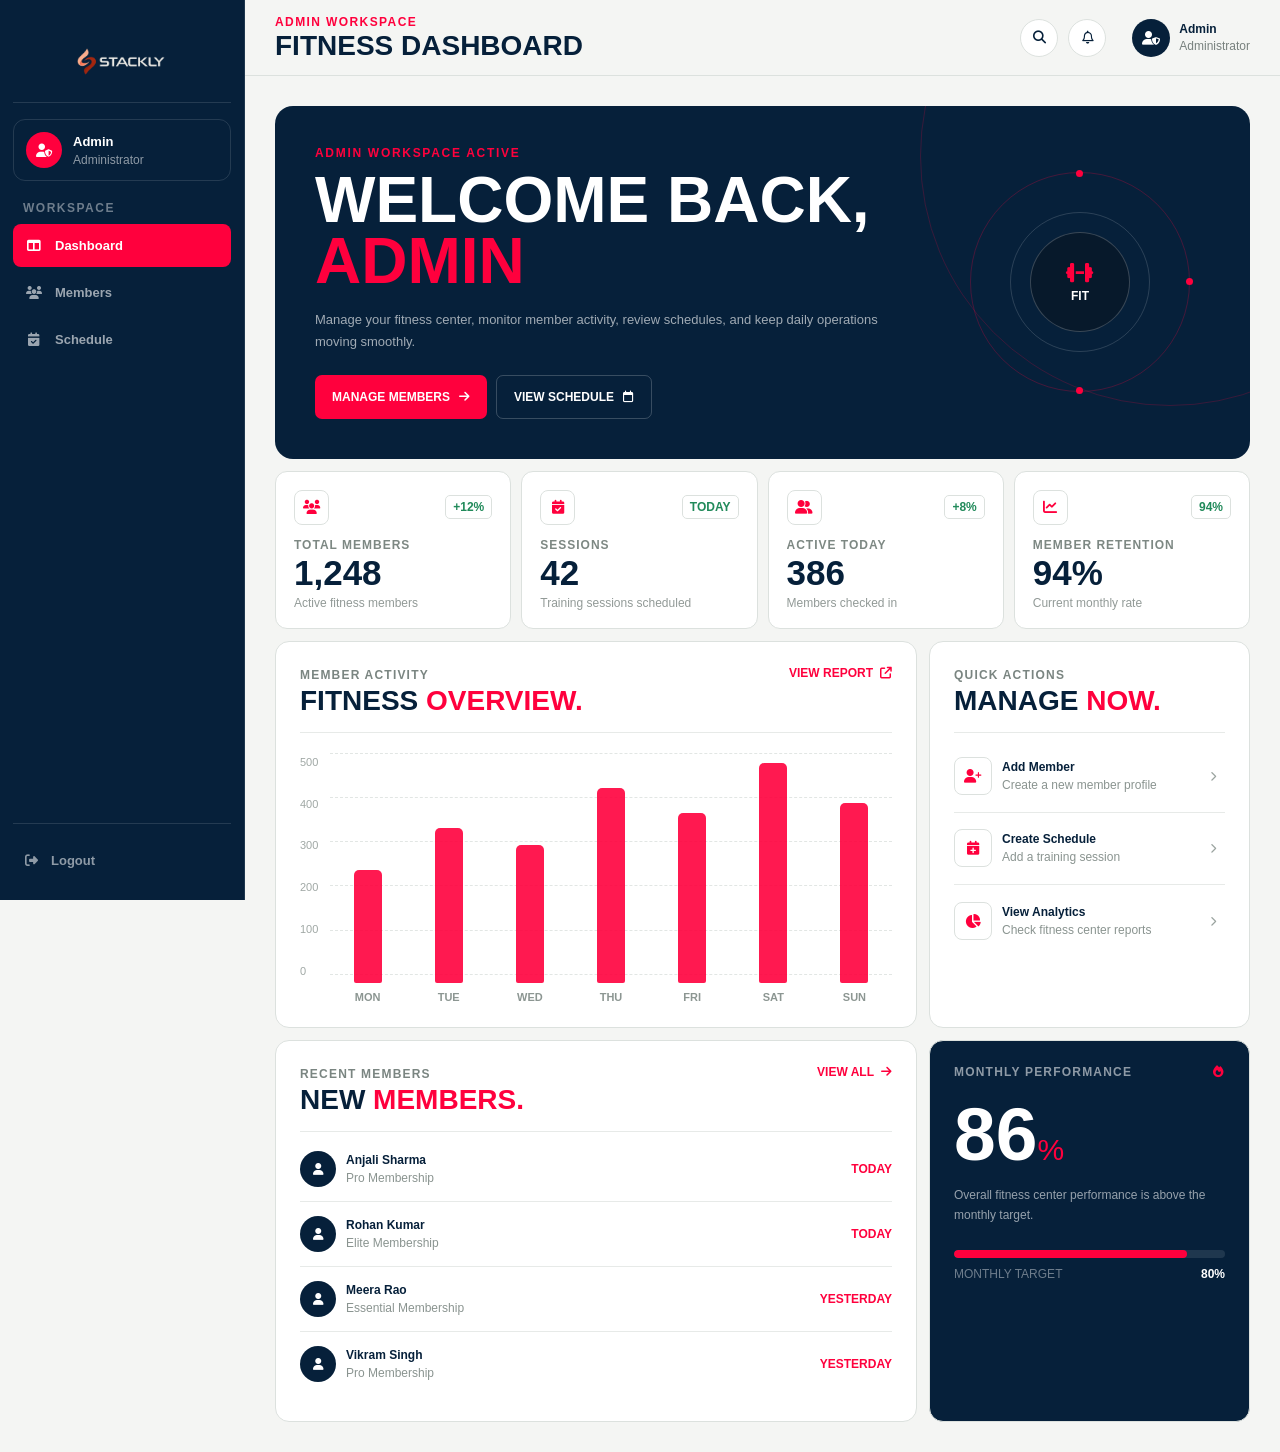
<file: admin-dashboard.html>
<!DOCTYPE html>
<html lang="en">
<head>
    <meta charset="UTF-8">
    <meta name="viewport" content="width=device-width, initial-scale=1.0">
    <title>Admin Dashboard | Fitness & Wellness Center</title>
    <link rel="stylesheet" href="admin-dashboard.css">
    <link rel="stylesheet" href="https://cdn.jsdelivr.net/npm/bootstrap-icons@1.11.3/font/bootstrap-icons.min.css">
    <link rel="stylesheet" href="https://cdnjs.cloudflare.com/ajax/libs/font-awesome/6.5.2/css/all.min.css">
</head>
<body>

<div class="dashboard-shell">

    <aside class="dashboard-sidebar" id="dashboardSidebar">

        <div class="sidebar-logo">
            <a href="admin-dashboard.html">
                <img src="Assets/blacklogo.webp" alt="Stackly">
            </a>
        </div>

        <div class="sidebar-profile">
            <div class="profile-avatar">
                <i class="fa-solid fa-user-shield"></i>
            </div>
            <div class="profile-content">
                <strong id="sidebarAdminName">Admin</strong>
                <span>Administrator</span>
            </div>
        </div>

        <nav class="sidebar-navigation">

            <div class="sidebar-group">
                <span class="sidebar-label">WORKSPACE</span>

                <a href="admin-dashboard.html" class="sidebar-link active">
                    <i class="fa-solid fa-table-columns"></i>
                    <span>Dashboard</span>
                </a>

                <a href="member.html" class="sidebar-link">
                    <i class="fa-solid fa-users"></i>
                    <span>Members</span>
                </a>

                <a href="admin-schedule.html" class="sidebar-link">
                    <i class="fa-solid fa-calendar-check"></i>
                    <span>Schedule</span>
                </a>
            </div>

        </nav>

        <div class="sidebar-bottom">
            <a href="login.html" class="logout-link">
                <i class="fa-solid fa-right-from-bracket"></i>
                <span>Logout</span>
            </a>
        </div>

    </aside>

    <div class="sidebar-overlay" id="sidebarOverlay"></div>

    <main class="dashboard-main">

        <header class="dashboard-header">

            <div class="header-left">

                <button type="button" class="mobile-menu" id="mobileMenuButton" aria-label="Open menu">
                    <i class="bi bi-list"></i>
                </button>

                <a href="admin-dashboard.html" class="mobile-logo">
                    <img src="Assets/blacklogo.webp" alt="Stackly">
                </a>

                <div class="header-heading">
                    <span>ADMIN WORKSPACE</span>
                    <h1>FITNESS DASHBOARD</h1>
                </div>

            </div>

            <div class="header-right">

                <a href="error.html" class="header-icon">
                    <i class="fa-solid fa-magnifying-glass"></i>
                </a>

                <a href="error.html" class="header-icon">
                    <i class="fa-regular fa-bell"></i>
                </a>

                <a href="error.html" class="header-user">
                    <div class="header-avatar">
                        <i class="fa-solid fa-user-shield"></i>
                    </div>

                    <div>
                        <strong id="headerAdminName">Admin</strong>
                        <span>Administrator</span>
                    </div>
                </a>

            </div>

        </header>

        <section class="admin-page">

            <div class="welcome-panel">

                <div class="welcome-content">
                    <span class="section-label">ADMIN WORKSPACE ACTIVE</span>

                    <h2>
                        WELCOME BACK,
                        <strong id="welcomeAdminName">ADMIN</strong>
                    </h2>

                    <p>
                        Manage your fitness center, monitor member activity,
                        review schedules, and keep daily operations moving smoothly.
                    </p>

                    <div class="welcome-actions">
                        <a href="error.html" class="primary-button">
                            MANAGE MEMBERS
                            <i class="fa-solid fa-arrow-right"></i>
                        </a>

                        <a href="error.html" class="secondary-button">
                            VIEW SCHEDULE
                            <i class="fa-regular fa-calendar"></i>
                        </a>
                    </div>
                </div>

                <div class="welcome-orbit">
                    <div class="orbit-ring orbit-ring-one"></div>
                    <div class="orbit-ring orbit-ring-two"></div>
                    <div class="orbit-center">
                        <i class="fa-solid fa-dumbbell"></i>
                        <span>FIT</span>
                    </div>
                    <span class="orbit-dot dot-one"></span>
                    <span class="orbit-dot dot-two"></span>
                    <span class="orbit-dot dot-three"></span>
                </div>

            </div>

            <div class="stats-grid">

                <div class="stat-card">
                    <div class="stat-top">
                        <div class="stat-icon">
                            <i class="fa-solid fa-users"></i>
                        </div>
                        <span class="stat-status">+12%</span>
                    </div>

                    <span class="stat-label">TOTAL MEMBERS</span>
                    <strong>1,248</strong>
                    <small>Active fitness members</small>
                </div>

                <div class="stat-card">
                    <div class="stat-top">
                        <div class="stat-icon">
                            <i class="fa-solid fa-calendar-check"></i>
                        </div>
                        <span class="stat-status">TODAY</span>
                    </div>

                    <span class="stat-label">SESSIONS</span>
                    <strong>42</strong>
                    <small>Training sessions scheduled</small>
                </div>

                <div class="stat-card">
                    <div class="stat-top">
                        <div class="stat-icon">
                            <i class="fa-solid fa-user-group"></i>
                        </div>
                        <span class="stat-status">+8%</span>
                    </div>

                    <span class="stat-label">ACTIVE TODAY</span>
                    <strong>386</strong>
                    <small>Members checked in</small>
                </div>

                <div class="stat-card">
                    <div class="stat-top">
                        <div class="stat-icon">
                            <i class="fa-solid fa-chart-line"></i>
                        </div>
                        <span class="stat-status">94%</span>
                    </div>

                    <span class="stat-label">MEMBER RETENTION</span>
                    <strong>94%</strong>
                    <small>Current monthly rate</small>
                </div>

            </div>

            <div class="dashboard-grid">

                <section class="activity-card">

                    <div class="card-heading">
                        <div>
                            <span>MEMBER ACTIVITY</span>
                            <h3>FITNESS <strong>OVERVIEW.</strong></h3>
                        </div>

                        <a href="error.html" class="card-link">
                            VIEW REPORT
                            <i class="fa-solid fa-arrow-up-right-from-square"></i>
                        </a>
                    </div>

                    <div class="activity-chart">

                        <div class="chart-scale">
                            <span>500</span>
                            <span>400</span>
                            <span>300</span>
                            <span>200</span>
                            <span>100</span>
                            <span>0</span>
                        </div>

                        <div class="chart-area">

                            <div class="chart-lines">
                                <span></span>
                                <span></span>
                                <span></span>
                                <span></span>
                                <span></span>
                                <span></span>
                            </div>

                            <div class="chart-bars">
                                <div class="bar-column"><i style="height:45%"></i><span>MON</span></div>
                                <div class="bar-column"><i style="height:62%"></i><span>TUE</span></div>
                                <div class="bar-column"><i style="height:55%"></i><span>WED</span></div>
                                <div class="bar-column"><i style="height:78%"></i><span>THU</span></div>
                                <div class="bar-column"><i style="height:68%"></i><span>FRI</span></div>
                                <div class="bar-column"><i style="height:88%"></i><span>SAT</span></div>
                                <div class="bar-column"><i style="height:72%"></i><span>SUN</span></div>
                            </div>

                        </div>

                    </div>

                </section>

                <section class="quick-card">

                    <div class="card-heading">
                        <div>
                            <span>QUICK ACTIONS</span>
                            <h3>MANAGE <strong>NOW.</strong></h3>
                        </div>
                    </div>

                    <div class="quick-list">

                        <a href="error.html" class="quick-item">
                            <div class="quick-icon">
                                <i class="fa-solid fa-user-plus"></i>
                            </div>

                            <div>
                                <strong>Add Member</strong>
                                <span>Create a new member profile</span>
                            </div>

                            <i class="fa-solid fa-chevron-right"></i>
                        </a>

                        <a href="error.html" class="quick-item">
                            <div class="quick-icon">
                                <i class="fa-solid fa-calendar-plus"></i>
                            </div>

                            <div>
                                <strong>Create Schedule</strong>
                                <span>Add a training session</span>
                            </div>

                            <i class="fa-solid fa-chevron-right"></i>
                        </a>

                        <a href="error.html" class="quick-item">
                            <div class="quick-icon">
                                <i class="fa-solid fa-chart-pie"></i>
                            </div>

                            <div>
                                <strong>View Analytics</strong>
                                <span>Check fitness center reports</span>
                            </div>

                            <i class="fa-solid fa-chevron-right"></i>
                        </a>

                    </div>

                </section>

            </div>

            <div class="bottom-grid">

                <section class="members-card">

                    <div class="card-heading">
                        <div>
                            <span>RECENT MEMBERS</span>
                            <h3>NEW <strong>MEMBERS.</strong></h3>
                        </div>

                        <a href="error.html" class="card-link">
                            VIEW ALL
                            <i class="fa-solid fa-arrow-right"></i>
                        </a>
                    </div>

                    <div class="member-list">

                        <a href="error.html" class="member-row">
                            <div class="member-avatar">
                                <i class="fa-solid fa-user"></i>
                            </div>

                            <div class="member-details">
                                <strong>Anjali Sharma</strong>
                                <span>Pro Membership</span>
                            </div>

                            <span class="member-date">TODAY</span>
                        </a>

                        <a href="error.html" class="member-row">
                            <div class="member-avatar">
                                <i class="fa-solid fa-user"></i>
                            </div>

                            <div class="member-details">
                                <strong>Rohan Kumar</strong>
                                <span>Elite Membership</span>
                            </div>

                            <span class="member-date">TODAY</span>
                        </a>

                        <a href="error.html" class="member-row">
                            <div class="member-avatar">
                                <i class="fa-solid fa-user"></i>
                            </div>

                            <div class="member-details">
                                <strong>Meera Rao</strong>
                                <span>Essential Membership</span>
                            </div>

                            <span class="member-date">YESTERDAY</span>
                        </a>

                        <a href="error.html" class="member-row">
                            <div class="member-avatar">
                                <i class="fa-solid fa-user"></i>
                            </div>

                            <div class="member-details">
                                <strong>Vikram Singh</strong>
                                <span>Pro Membership</span>
                            </div>

                            <span class="member-date">YESTERDAY</span>
                        </a>

                    </div>

                </section>

                <section class="performance-card">

                    <div class="performance-heading">
                        <span>MONTHLY PERFORMANCE</span>
                        <i class="fa-solid fa-fire"></i>
                    </div>

                    <div class="performance-number">
                        <strong>86</strong>
                        <span>%</span>
                    </div>

                    <p>
                        Overall fitness center performance is above the monthly target.
                    </p>

                    <div class="performance-progress">
                        <span style="width:86%"></span>
                    </div>

                    <div class="performance-bottom">
                        <span>MONTHLY TARGET</span>
                        <strong>80%</strong>
                    </div>

                </section>

            </div>

        </section>

    </main>

</div>

<script src="admin-dashboard.js"></script>
</body>
</html>
</file>
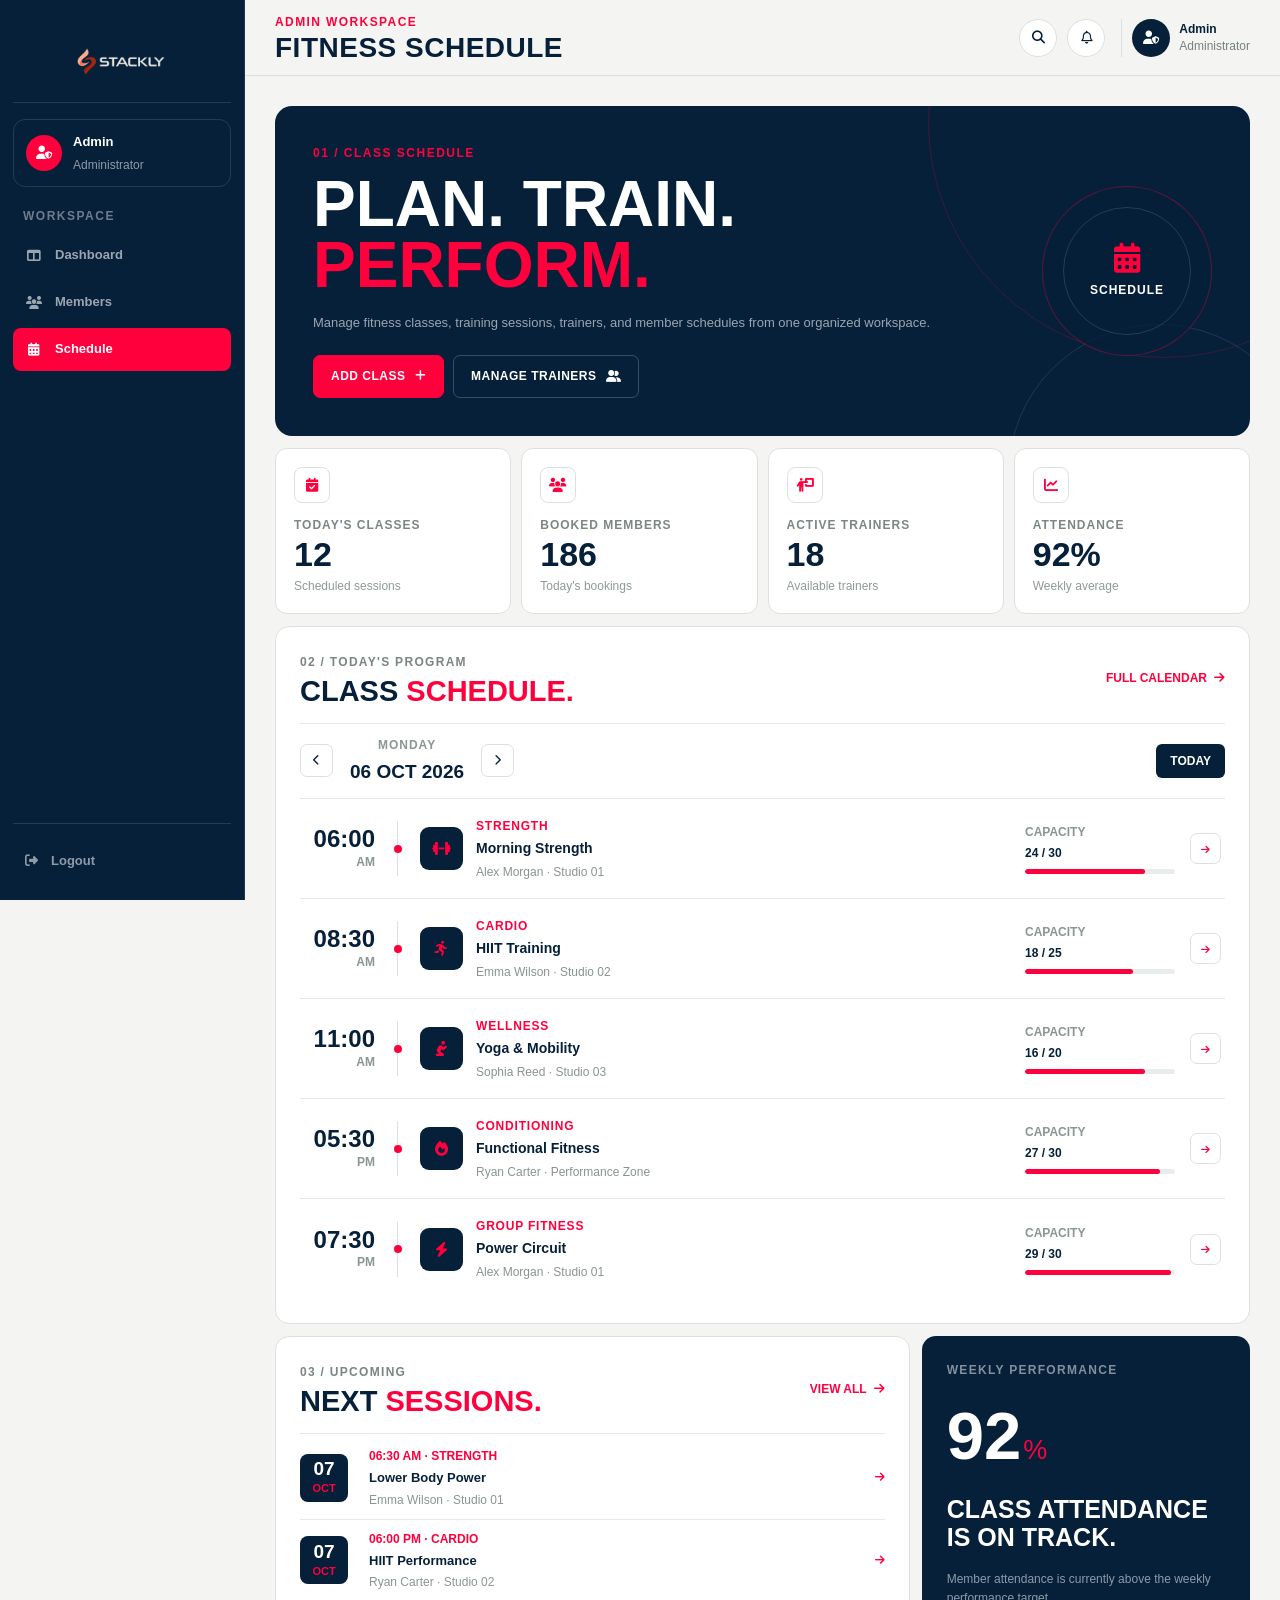
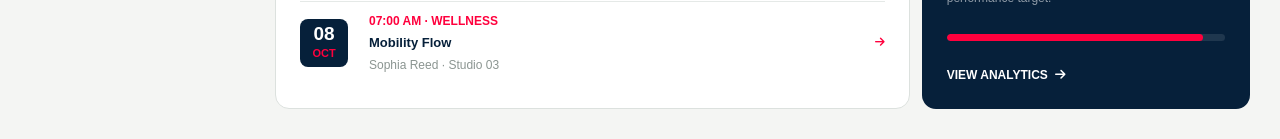
<file: admin-schedule.html>
<!DOCTYPE html>
<html lang="en">
<head>
    <meta charset="UTF-8">
    <meta name="viewport" content="width=device-width, initial-scale=1.0">
    <title>Schedule | Fitness & Wellness Center</title>
    <link rel="stylesheet" href="admin-schedule.css">
    <link rel="stylesheet" href="https://cdn.jsdelivr.net/npm/bootstrap-icons@1.11.3/font/bootstrap-icons.min.css">
    <link rel="stylesheet" href="https://cdnjs.cloudflare.com/ajax/libs/font-awesome/6.5.2/css/all.min.css">
</head>
<body>

<div class="dashboard-shell">

    <aside class="dashboard-sidebar" id="dashboardSidebar">

        <div class="sidebar-logo">
            <a href="admin-dashboard.html">
                <img src="Assets/blacklogo.webp" alt="Stackly">
            </a>
        </div>

        <div class="sidebar-profile">
            <div class="profile-avatar">
                <i class="fa-solid fa-user-shield"></i>
            </div>
            <div class="profile-content">
                <strong id="sidebarAdminName">Admin</strong>
                <span>Administrator</span>
            </div>
        </div>

        <nav class="sidebar-navigation">
            <span class="sidebar-label">WORKSPACE</span>

            <a href="admin-dashboard.html" class="sidebar-link">
                <i class="fa-solid fa-table-columns"></i>
                <span>Dashboard</span>
            </a>

            <a href="member.html" class="sidebar-link">
                <i class="fa-solid fa-users"></i>
                <span>Members</span>
            </a>

            <a href="admin-schedule.html" class="sidebar-link active">
                <i class="fa-solid fa-calendar-days"></i>
                <span>Schedule</span>
            </a>
        </nav>

        <div class="sidebar-bottom">
            <a href="login.html" class="logout-link">
                <i class="fa-solid fa-right-from-bracket"></i>
                <span>Logout</span>
            </a>
        </div>

    </aside>

    <div class="sidebar-overlay" id="sidebarOverlay"></div>

    <main class="dashboard-main">

        <header class="dashboard-header">

            <div class="header-left">

                <button type="button" class="mobile-menu" id="mobileMenuButton" aria-label="Open menu">
                    <i class="bi bi-list"></i>
                </button>

                <a href="admin-dashboard.html" class="mobile-logo">
                    <img src="Assets/blacklogo.webp" alt="Stackly">
                </a>

                <div class="header-heading">
                    <span>ADMIN WORKSPACE</span>
                    <h1>FITNESS SCHEDULE</h1>
                </div>

            </div>

            <div class="header-right">

                <a href="error.html" class="header-icon">
                    <i class="fa-solid fa-magnifying-glass"></i>
                </a>

                <a href="error.html" class="header-icon">
                    <i class="fa-regular fa-bell"></i>
                </a>

                <a href="error.html" class="header-user">
                    <div class="header-avatar">
                        <i class="fa-solid fa-user-shield"></i>
                    </div>
                    <div>
                        <strong id="headerAdminName">Admin</strong>
                        <span>Administrator</span>
                    </div>
                </a>

            </div>

        </header>

        <section class="schedule-page">

            <div class="schedule-hero">

                <div class="schedule-hero-content">

                    <span>01 / CLASS SCHEDULE</span>

                    <h2>
                        PLAN. TRAIN.
                        <strong>PERFORM.</strong>
                    </h2>

                    <p>
                        Manage fitness classes, training sessions, trainers,
                        and member schedules from one organized workspace.
                    </p>

                    <div class="schedule-actions">
                        <a href="error.html" class="primary-btn">
                            ADD CLASS
                            <i class="fa-solid fa-plus"></i>
                        </a>

                        <a href="error.html" class="secondary-btn">
                            MANAGE TRAINERS
                            <i class="fa-solid fa-user-group"></i>
                        </a>
                    </div>

                </div>

                <div class="schedule-hero-mark">
                    <i class="fa-solid fa-calendar-days"></i>
                    <span>SCHEDULE</span>
                </div>

            </div>

            <div class="schedule-stats">

                <div class="schedule-stat">
                    <div class="stat-icon">
                        <i class="fa-solid fa-calendar-check"></i>
                    </div>
                    <span>TODAY'S CLASSES</span>
                    <strong>12</strong>
                    <small>Scheduled sessions</small>
                </div>

                <div class="schedule-stat">
                    <div class="stat-icon">
                        <i class="fa-solid fa-users"></i>
                    </div>
                    <span>BOOKED MEMBERS</span>
                    <strong>186</strong>
                    <small>Today's bookings</small>
                </div>

                <div class="schedule-stat">
                    <div class="stat-icon">
                        <i class="fa-solid fa-person-chalkboard"></i>
                    </div>
                    <span>ACTIVE TRAINERS</span>
                    <strong>18</strong>
                    <small>Available trainers</small>
                </div>

                <div class="schedule-stat">
                    <div class="stat-icon">
                        <i class="fa-solid fa-chart-line"></i>
                    </div>
                    <span>ATTENDANCE</span>
                    <strong>92%</strong>
                    <small>Weekly average</small>
                </div>

            </div>

            <section class="calendar-section">

                <div class="section-heading">

                    <div>
                        <span>02 / TODAY'S PROGRAM</span>
                        <h3>CLASS <strong>SCHEDULE.</strong></h3>
                    </div>

                    <a href="error.html" class="view-calendar">
                        FULL CALENDAR
                        <i class="fa-solid fa-arrow-right"></i>
                    </a>

                </div>

                <div class="schedule-date-bar">

                    <div class="date-navigation">
                        <a href="error.html" class="date-arrow">
                            <i class="fa-solid fa-chevron-left"></i>
                        </a>

                        <div>
                            <span>MONDAY</span>
                            <strong>06 OCT 2026</strong>
                        </div>

                        <a href="error.html" class="date-arrow">
                            <i class="fa-solid fa-chevron-right"></i>
                        </a>
                    </div>

                    <a href="error.html" class="today-btn">
                        TODAY
                    </a>

                </div>

                <div class="class-list">

                    <a href="error.html" class="class-item">

                        <div class="class-time">
                            <strong>06:00</strong>
                            <span>AM</span>
                        </div>

                        <div class="class-line">
                            <span></span>
                        </div>

                        <div class="class-info">
                            <div class="class-icon">
                                <i class="fa-solid fa-dumbbell"></i>
                            </div>

                            <div>
                                <span>STRENGTH</span>
                                <h4>Morning Strength</h4>
                                <p>Alex Morgan · Studio 01</p>
                            </div>
                        </div>

                        <div class="class-capacity">
                            <span>CAPACITY</span>
                            <strong>24 / 30</strong>
                            <div class="capacity-bar">
                                <span style="width:80%"></span>
                            </div>
                        </div>

                        <div class="class-arrow">
                            <i class="fa-solid fa-arrow-right"></i>
                        </div>

                    </a>

                    <a href="error.html" class="class-item">

                        <div class="class-time">
                            <strong>08:30</strong>
                            <span>AM</span>
                        </div>

                        <div class="class-line">
                            <span></span>
                        </div>

                        <div class="class-info">
                            <div class="class-icon">
                                <i class="fa-solid fa-person-running"></i>
                            </div>

                            <div>
                                <span>CARDIO</span>
                                <h4>HIIT Training</h4>
                                <p>Emma Wilson · Studio 02</p>
                            </div>
                        </div>

                        <div class="class-capacity">
                            <span>CAPACITY</span>
                            <strong>18 / 25</strong>
                            <div class="capacity-bar">
                                <span style="width:72%"></span>
                            </div>
                        </div>

                        <div class="class-arrow">
                            <i class="fa-solid fa-arrow-right"></i>
                        </div>

                    </a>

                    <a href="error.html" class="class-item">

                        <div class="class-time">
                            <strong>11:00</strong>
                            <span>AM</span>
                        </div>

                        <div class="class-line">
                            <span></span>
                        </div>

                        <div class="class-info">
                            <div class="class-icon">
                                <i class="fa-solid fa-person-praying"></i>
                            </div>

                            <div>
                                <span>WELLNESS</span>
                                <h4>Yoga & Mobility</h4>
                                <p>Sophia Reed · Studio 03</p>
                            </div>
                        </div>

                        <div class="class-capacity">
                            <span>CAPACITY</span>
                            <strong>16 / 20</strong>
                            <div class="capacity-bar">
                                <span style="width:80%"></span>
                            </div>
                        </div>

                        <div class="class-arrow">
                            <i class="fa-solid fa-arrow-right"></i>
                        </div>

                    </a>

                    <a href="error.html" class="class-item">

                        <div class="class-time">
                            <strong>05:30</strong>
                            <span>PM</span>
                        </div>

                        <div class="class-line">
                            <span></span>
                        </div>

                        <div class="class-info">
                            <div class="class-icon">
                                <i class="fa-solid fa-fire"></i>
                            </div>

                            <div>
                                <span>CONDITIONING</span>
                                <h4>Functional Fitness</h4>
                                <p>Ryan Carter · Performance Zone</p>
                            </div>
                        </div>

                        <div class="class-capacity">
                            <span>CAPACITY</span>
                            <strong>27 / 30</strong>
                            <div class="capacity-bar">
                                <span style="width:90%"></span>
                            </div>
                        </div>

                        <div class="class-arrow">
                            <i class="fa-solid fa-arrow-right"></i>
                        </div>

                    </a>

                    <a href="error.html" class="class-item">

                        <div class="class-time">
                            <strong>07:30</strong>
                            <span>PM</span>
                        </div>

                        <div class="class-line">
                            <span></span>
                        </div>

                        <div class="class-info">
                            <div class="class-icon">
                                <i class="fa-solid fa-bolt"></i>
                            </div>

                            <div>
                                <span>GROUP FITNESS</span>
                                <h4>Power Circuit</h4>
                                <p>Alex Morgan · Studio 01</p>
                            </div>
                        </div>

                        <div class="class-capacity">
                            <span>CAPACITY</span>
                            <strong>29 / 30</strong>
                            <div class="capacity-bar">
                                <span style="width:97%"></span>
                            </div>
                        </div>

                        <div class="class-arrow">
                            <i class="fa-solid fa-arrow-right"></i>
                        </div>

                    </a>

                </div>

            </section>

            <section class="schedule-bottom">

                <div class="upcoming-section">

                    <div class="section-heading">
                        <div>
                            <span>03 / UPCOMING</span>
                            <h3>NEXT <strong>SESSIONS.</strong></h3>
                        </div>

                        <a href="error.html" class="view-calendar">
                            VIEW ALL
                            <i class="fa-solid fa-arrow-right"></i>
                        </a>
                    </div>

                    <div class="upcoming-list">

                        <a href="error.html" class="upcoming-item">
                            <div class="upcoming-date">
                                <strong>07</strong>
                                <span>OCT</span>
                            </div>

                            <div class="upcoming-info">
                                <span>06:30 AM · STRENGTH</span>
                                <h4>Lower Body Power</h4>
                                <p>Emma Wilson · Studio 01</p>
                            </div>

                            <i class="fa-solid fa-arrow-right"></i>
                        </a>

                        <a href="error.html" class="upcoming-item">
                            <div class="upcoming-date">
                                <strong>07</strong>
                                <span>OCT</span>
                            </div>

                            <div class="upcoming-info">
                                <span>06:00 PM · CARDIO</span>
                                <h4>HIIT Performance</h4>
                                <p>Ryan Carter · Studio 02</p>
                            </div>

                            <i class="fa-solid fa-arrow-right"></i>
                        </a>

                        <a href="error.html" class="upcoming-item">
                            <div class="upcoming-date">
                                <strong>08</strong>
                                <span>OCT</span>
                            </div>

                            <div class="upcoming-info">
                                <span>07:00 AM · WELLNESS</span>
                                <h4>Mobility Flow</h4>
                                <p>Sophia Reed · Studio 03</p>
                            </div>

                            <i class="fa-solid fa-arrow-right"></i>
                        </a>

                    </div>

                </div>

                <div class="schedule-insight">

                    <span>WEEKLY PERFORMANCE</span>

                    <div class="performance-number">
                        <strong>92</strong>
                        <span>%</span>
                    </div>

                    <h4>CLASS ATTENDANCE<br>IS ON TRACK.</h4>

                    <p>
                        Member attendance is currently above the weekly
                        performance target.
                    </p>

                    <div class="performance-bar">
                        <span></span>
                    </div>

                    <a href="error.html">
                        VIEW ANALYTICS
                        <i class="fa-solid fa-arrow-right"></i>
                    </a>

                </div>

            </section>

        </section>

    </main>

</div>

<script src="admin-schedule.js"></script>
</body>
</html>
</file>
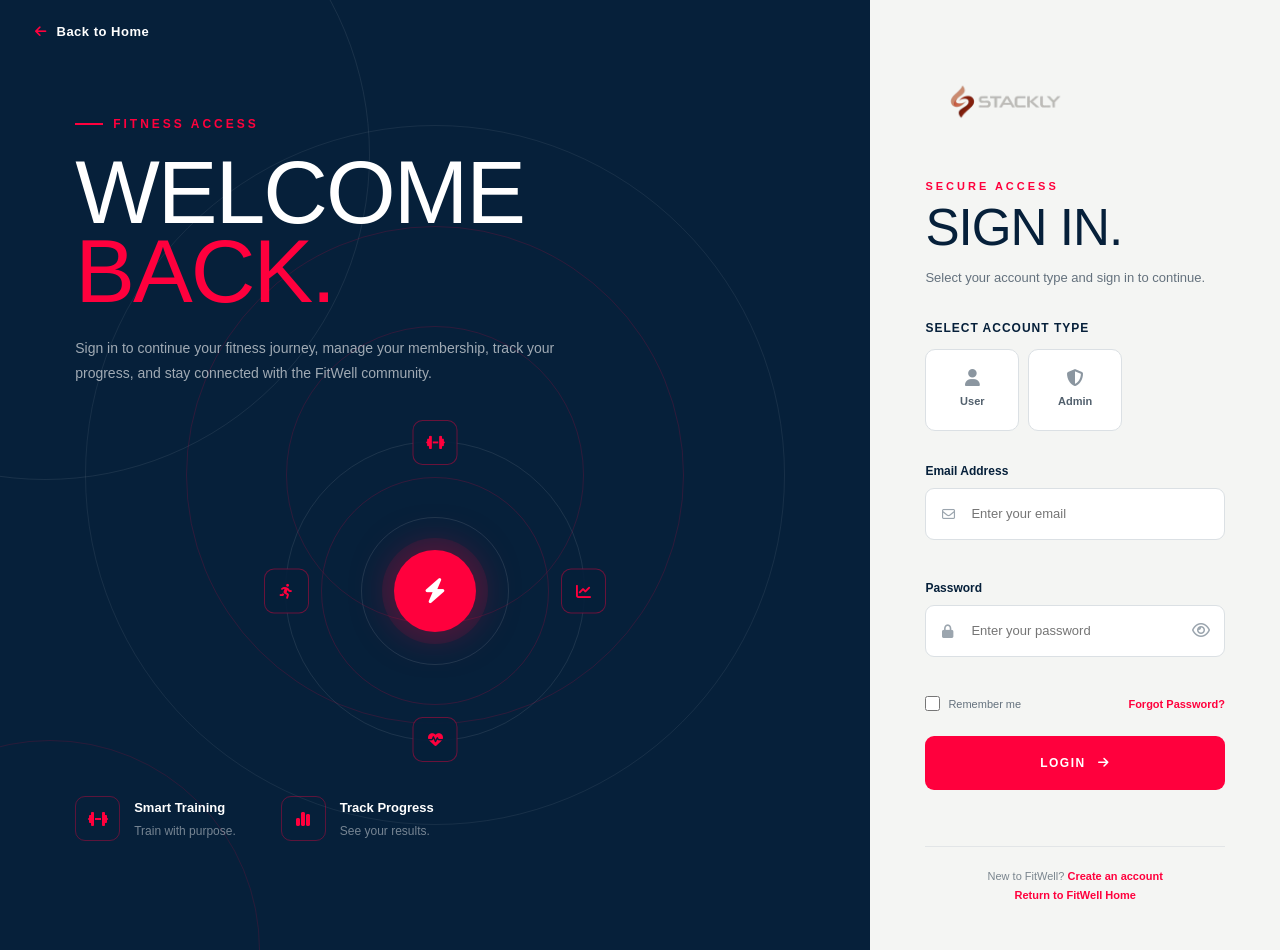
<file: login.html>
<!DOCTYPE html>
<html lang="en">
<head>
    <meta charset="UTF-8">
    <meta name="viewport" content="width=device-width, initial-scale=1.0">
    <title>Login | FitWell Fitness & Wellness</title>
    <link rel="icon" href="Assets/blacklogo.webp">
    <link rel="stylesheet" href="https://cdn.jsdelivr.net/npm/bootstrap@5.3.3/dist/css/bootstrap.min.css">
    <link rel="stylesheet" href="https://cdnjs.cloudflare.com/ajax/libs/font-awesome/6.5.2/css/all.min.css">
    <link rel="stylesheet" href="login.css">
</head>
<body>

<main class="login-page">

    <a href="index.html" class="login-back">
        <i class="fa-solid fa-arrow-left"></i>
        <span>Back to Home</span>
    </a>

    <section class="login-visual">
        <div class="visual-circle"></div>

        <div class="visual-content">
            <div class="visual-heading">
                <span class="visual-label">FITNESS ACCESS</span>

                <h1>
                    WELCOME
                    <span>BACK.</span>
                </h1>

                <p>
                    Sign in to continue your fitness journey, manage your
                    membership, track your progress, and stay connected with
                    the FitWell community.
                </p>
            </div>

            <div class="fitness-orbit">
                <div class="orbit-icon one">
                    <i class="fa-solid fa-dumbbell"></i>
                </div>

                <div class="orbit-icon two">
                    <i class="fa-solid fa-chart-line"></i>
                </div>

                <div class="orbit-icon three">
                    <i class="fa-solid fa-heart-pulse"></i>
                </div>

                <div class="orbit-icon four">
                    <i class="fa-solid fa-person-running"></i>
                </div>

                <div class="orbit-center">
                    <i class="fa-solid fa-bolt"></i>
                </div>
            </div>

            <div class="visual-features">
                <div class="visual-feature">
                    <div class="visual-feature-icon">
                        <i class="fa-solid fa-dumbbell"></i>
                    </div>

                    <div>
                        <strong>Smart Training</strong>
                        <span>Train with purpose.</span>
                    </div>
                </div>

                <div class="visual-feature">
                    <div class="visual-feature-icon">
                        <i class="fa-solid fa-chart-simple"></i>
                    </div>

                    <div>
                        <strong>Track Progress</strong>
                        <span>See your results.</span>
                    </div>
                </div>
            </div>
        </div>
    </section>

    <section class="login-panel">
        <div class="login-panel-inner">

            <a href="index.html" class="stackly-logo">
                <img src="Assets/blacklogo.webp" alt="Stackly">
            </a>

            <span class="login-kicker">SECURE ACCESS</span>

            <h2 class="login-title">SIGN IN.</h2>

            <p class="login-subtitle">
                Select your account type and sign in to continue.
            </p>

            <form id="loginForm" novalidate>

                <div class="role-title">SELECT ACCOUNT TYPE</div>

                <div class="role-grid">

                    <div class="role-option">
                        <input type="radio" id="roleUser" name="role" value="user">
                        <label for="roleUser" class="role-label">
                            <i class="fa-solid fa-user"></i>
                            <strong>User</strong>
                        </label>
                    </div>

                   

                    <div class="role-option">
                        <input type="radio" id="roleAdmin" name="role" value="admin">
                        <label for="roleAdmin" class="role-label">
                            <i class="fa-solid fa-shield-halved"></i>
                            <strong>Admin</strong>
                        </label>
                    </div>

                </div>

                <div id="roleError" class="role-error"></div>

                <div class="login-field" id="emailField">
                    <label for="loginEmail">Email Address</label>

                    <div class="input-wrap">
                        <i class="fa-regular fa-envelope"></i>

                        <input
                            type="email"
                            id="loginEmail"
                            name="email"
                            placeholder="Enter your email"
                            autocomplete="email"
                        >
                    </div>

                    <span class="field-error" id="emailError"></span>
                </div>

                <div class="login-field" id="passwordField">
                    <label for="loginPassword">Password</label>

                    <div class="input-wrap">
                        <i class="fa-solid fa-lock"></i>

                        <input
                            type="password"
                            id="loginPassword"
                            name="password"
                            placeholder="Enter your password"
                            autocomplete="current-password"
                        >

                        <button
                            type="button"
                            class="password-toggle"
                            id="passwordToggle"
                            aria-label="Show password"
                        >
                            <i class="fa-regular fa-eye"></i>
                        </button>
                    </div>

                    <span class="field-error" id="passwordError"></span>
                </div>

                <div class="login-options">
                    <label class="remember-box">
                        <input type="checkbox" id="rememberMe">
                        <span>Remember me</span>
                    </label>

                    <a href="error.html" class="forgot-link" id="forgotPassword">
                        Forgot Password?
                    </a>
                </div>

                <button type="submit" class="login-submit" id="loginSubmit">
                    <span>LOGIN</span>
                    <i class="fa-solid fa-arrow-right"></i>
                    <div class="login-loader"></div>
                </button>

                <div class="login-status" id="loginStatus"></div>

            </form>

            <div class="login-footer">
                New to FitWell?
                <a href="register.html">Create an account</a>
                <br>
                <a href="index.html">Return to FitWell Home</a>
            </div>

        </div>
    </section>

</main>

<script src="login.js"></script>
</body>
</html>
</file>
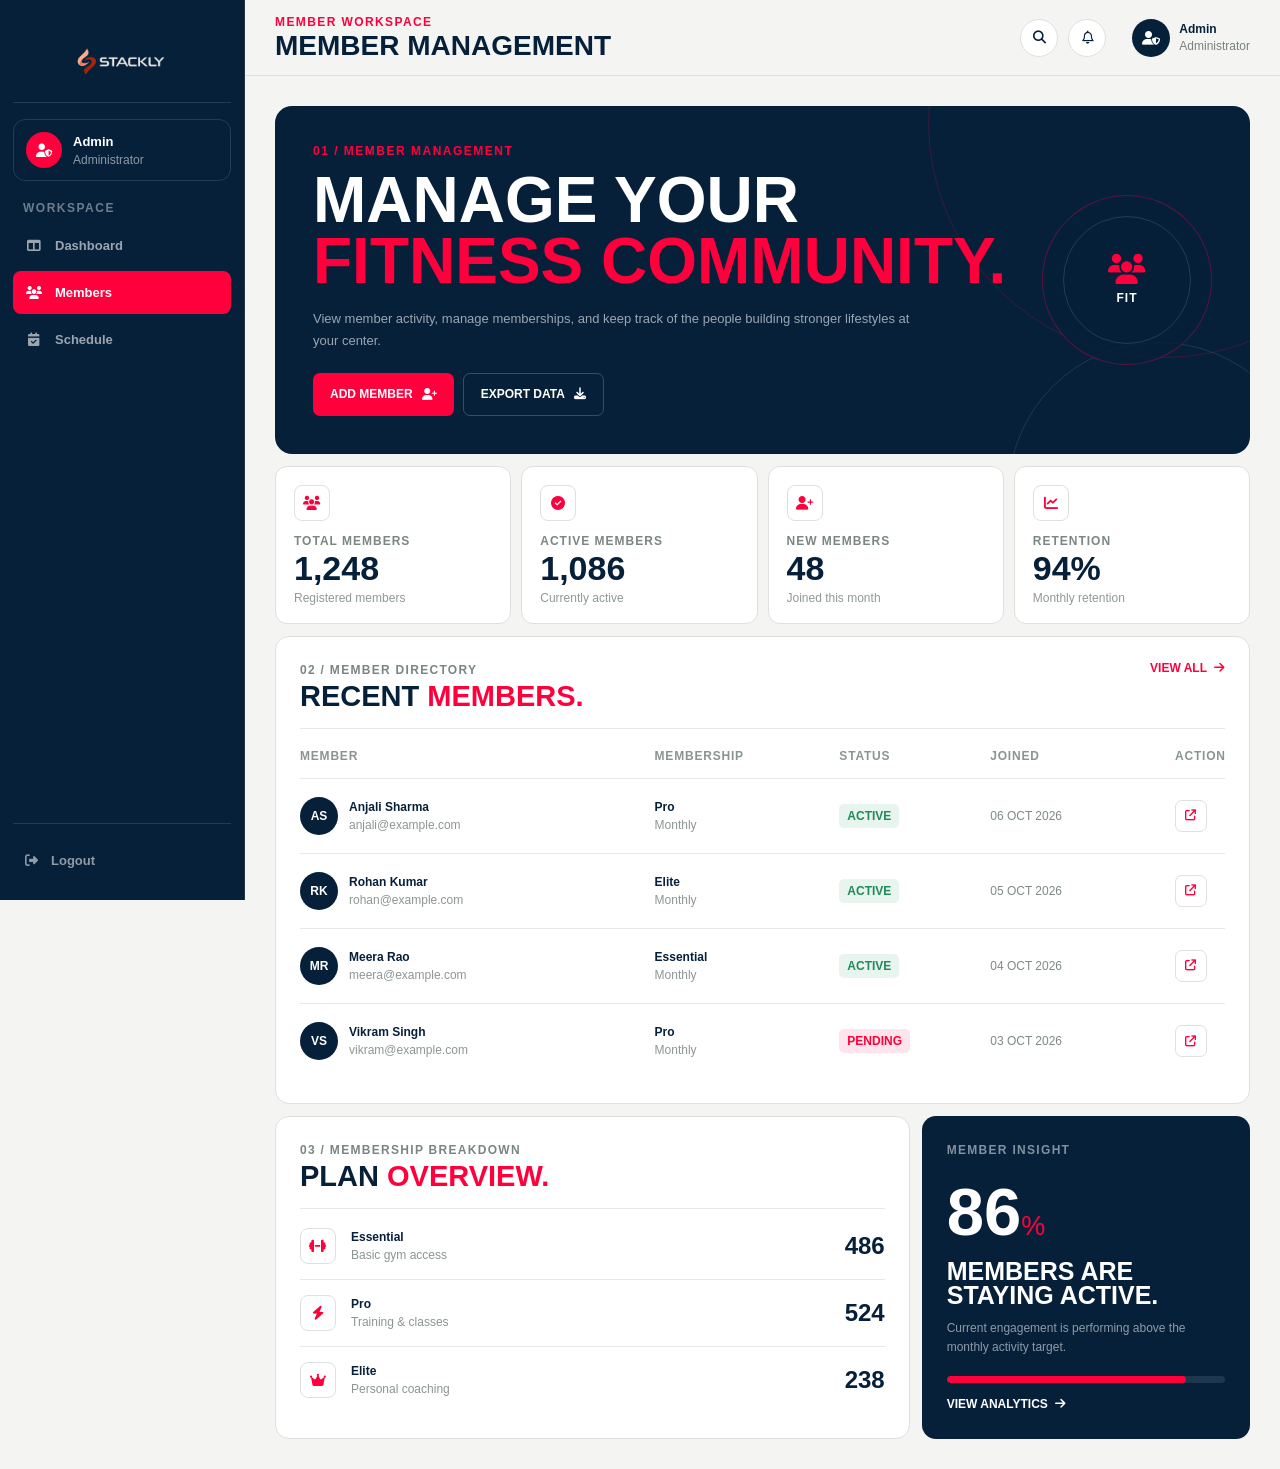
<file: member.html>
<!DOCTYPE html>
<html lang="en">
<head>
    <meta charset="UTF-8">
    <meta name="viewport" content="width=device-width, initial-scale=1.0">
    <title>Members | Fitness & Wellness Center</title>
    <link rel="stylesheet" href="member.css">
    <link rel="stylesheet" href="https://cdn.jsdelivr.net/npm/bootstrap-icons@1.11.3/font/bootstrap-icons.min.css">
    <link rel="stylesheet" href="https://cdnjs.cloudflare.com/ajax/libs/font-awesome/6.5.2/css/all.min.css">
</head>
<body>

<div class="dashboard-shell">

    <aside class="dashboard-sidebar" id="dashboardSidebar">

        <div class="sidebar-logo">
            <a href="admin-dashboard.html">
                <img src="Assets/blacklogo.webp" alt="Stackly">
            </a>
        </div>

        <div class="sidebar-profile">
            <div class="profile-avatar">
                <i class="fa-solid fa-user-shield"></i>
            </div>
            <div class="profile-content">
                <strong id="sidebarAdminName">Admin</strong>
                <span>Administrator</span>
            </div>
        </div>

        <nav class="sidebar-navigation">
            <span class="sidebar-label">WORKSPACE</span>

            <a href="admin-dashboard.html" class="sidebar-link">
                <i class="fa-solid fa-table-columns"></i>
                <span>Dashboard</span>
            </a>

            <a href="member.html" class="sidebar-link active">
                <i class="fa-solid fa-users"></i>
                <span>Members</span>
            </a>

            <a href="admin-schedule.html" class="sidebar-link">
                <i class="fa-solid fa-calendar-check"></i>
                <span>Schedule</span>
            </a>
        </nav>

        <div class="sidebar-bottom">
            <a href="login.html" class="logout-link">
                <i class="fa-solid fa-right-from-bracket"></i>
                <span>Logout</span>
            </a>
        </div>

    </aside>

    <div class="sidebar-overlay" id="sidebarOverlay"></div>

    <main class="dashboard-main">

        <header class="dashboard-header">

            <div class="header-left">

                <button type="button" class="mobile-menu" id="mobileMenuButton" aria-label="Open menu">
                    <i class="bi bi-list"></i>
                </button>

                <a href="admin-dashboard.html" class="mobile-logo">
                    <img src="Assets/blacklogo.webp" alt="Stackly">
                </a>

                <div class="header-heading">
                    <span>MEMBER WORKSPACE</span>
                    <h1>MEMBER MANAGEMENT</h1>
                </div>

            </div>

            <div class="header-right">

                <a href="error.html" class="header-icon">
                    <i class="fa-solid fa-magnifying-glass"></i>
                </a>

                <a href="error.html" class="header-icon">
                    <i class="fa-regular fa-bell"></i>
                </a>

                <a href="error.html" class="header-user">
                    <div class="header-avatar">
                        <i class="fa-solid fa-user-shield"></i>
                    </div>
                    <div>
                        <strong id="headerAdminName">Admin</strong>
                        <span>Administrator</span>
                    </div>
                </a>

            </div>

        </header>

        <section class="member-page">

            <div class="page-hero">

                <div class="hero-content">
                    <span>01 / MEMBER MANAGEMENT</span>

                    <h2>
                        MANAGE YOUR
                        <strong>FITNESS COMMUNITY.</strong>
                    </h2>

                    <p>
                        View member activity, manage memberships, and keep track
                        of the people building stronger lifestyles at your center.
                    </p>

                    <div class="hero-actions">
                        <a href="error.html" class="primary-btn">
                            ADD MEMBER
                            <i class="fa-solid fa-user-plus"></i>
                        </a>

                        <a href="error.html" class="secondary-btn">
                            EXPORT DATA
                            <i class="fa-solid fa-download"></i>
                        </a>
                    </div>
                </div>

                <div class="hero-mark">
                    <i class="fa-solid fa-users"></i>
                    <span>FIT</span>
                </div>

            </div>

            <div class="member-stats">

                <div class="stat-box">
                    <div class="stat-icon">
                        <i class="fa-solid fa-users"></i>
                    </div>
                    <span>TOTAL MEMBERS</span>
                    <strong>1,248</strong>
                    <small>Registered members</small>
                </div>

                <div class="stat-box">
                    <div class="stat-icon">
                        <i class="fa-solid fa-circle-check"></i>
                    </div>
                    <span>ACTIVE MEMBERS</span>
                    <strong>1,086</strong>
                    <small>Currently active</small>
                </div>

                <div class="stat-box">
                    <div class="stat-icon">
                        <i class="fa-solid fa-user-plus"></i>
                    </div>
                    <span>NEW MEMBERS</span>
                    <strong>48</strong>
                    <small>Joined this month</small>
                </div>

                <div class="stat-box">
                    <div class="stat-icon">
                        <i class="fa-solid fa-chart-line"></i>
                    </div>
                    <span>RETENTION</span>
                    <strong>94%</strong>
                    <small>Monthly retention</small>
                </div>

            </div>

            <section class="members-section">

                <div class="section-heading">

                    <div>
                        <span>02 / MEMBER DIRECTORY</span>
                        <h3>RECENT <strong>MEMBERS.</strong></h3>
                    </div>

                    <a href="error.html" class="view-all">
                        VIEW ALL
                        <i class="fa-solid fa-arrow-right"></i>
                    </a>

                </div>

                <div class="member-table">

                    <div class="table-head">
                        <span>MEMBER</span>
                        <span>MEMBERSHIP</span>
                        <span>STATUS</span>
                        <span>JOINED</span>
                        <span>ACTION</span>
                    </div>

                    <a href="error.html" class="member-row">

                        <div class="member-info">
                            <div class="member-avatar">AS</div>
                            <div>
                                <strong>Anjali Sharma</strong>
                                <span>anjali@example.com</span>
                            </div>
                        </div>

                        <div class="membership">
                            <strong>Pro</strong>
                            <span>Monthly</span>
                        </div>

                        <span class="status active">ACTIVE</span>

                        <span class="joined">06 OCT 2026</span>

                        <span class="row-action">
                            <i class="fa-solid fa-arrow-up-right-from-square"></i>
                        </span>

                    </a>

                    <a href="error.html" class="member-row">

                        <div class="member-info">
                            <div class="member-avatar">RK</div>
                            <div>
                                <strong>Rohan Kumar</strong>
                                <span>rohan@example.com</span>
                            </div>
                        </div>

                        <div class="membership">
                            <strong>Elite</strong>
                            <span>Monthly</span>
                        </div>

                        <span class="status active">ACTIVE</span>

                        <span class="joined">05 OCT 2026</span>

                        <span class="row-action">
                            <i class="fa-solid fa-arrow-up-right-from-square"></i>
                        </span>

                    </a>

                    <a href="error.html" class="member-row">

                        <div class="member-info">
                            <div class="member-avatar">MR</div>
                            <div>
                                <strong>Meera Rao</strong>
                                <span>meera@example.com</span>
                            </div>
                        </div>

                        <div class="membership">
                            <strong>Essential</strong>
                            <span>Monthly</span>
                        </div>

                        <span class="status active">ACTIVE</span>

                        <span class="joined">04 OCT 2026</span>

                        <span class="row-action">
                            <i class="fa-solid fa-arrow-up-right-from-square"></i>
                        </span>

                    </a>

                    <a href="error.html" class="member-row">

                        <div class="member-info">
                            <div class="member-avatar">VS</div>
                            <div>
                                <strong>Vikram Singh</strong>
                                <span>vikram@example.com</span>
                            </div>
                        </div>

                        <div class="membership">
                            <strong>Pro</strong>
                            <span>Monthly</span>
                        </div>

                        <span class="status pending">PENDING</span>

                        <span class="joined">03 OCT 2026</span>

                        <span class="row-action">
                            <i class="fa-solid fa-arrow-up-right-from-square"></i>
                        </span>

                    </a>

                </div>

            </section>

            <section class="member-bottom">

                <div class="membership-card">

                    <div class="section-heading">
                        <div>
                            <span>03 / MEMBERSHIP BREAKDOWN</span>
                            <h3>PLAN <strong>OVERVIEW.</strong></h3>
                        </div>
                    </div>

                    <div class="plan-list">

                        <div class="plan-row">
                            <div class="plan-icon">
                                <i class="fa-solid fa-dumbbell"></i>
                            </div>
                            <div class="plan-content">
                                <strong>Essential</strong>
                                <span>Basic gym access</span>
                            </div>
                            <strong>486</strong>
                        </div>

                        <div class="plan-row">
                            <div class="plan-icon">
                                <i class="fa-solid fa-bolt"></i>
                            </div>
                            <div class="plan-content">
                                <strong>Pro</strong>
                                <span>Training & classes</span>
                            </div>
                            <strong>524</strong>
                        </div>

                        <div class="plan-row">
                            <div class="plan-icon">
                                <i class="fa-solid fa-crown"></i>
                            </div>
                            <div class="plan-content">
                                <strong>Elite</strong>
                                <span>Personal coaching</span>
                            </div>
                            <strong>238</strong>
                        </div>

                    </div>

                </div>

                <div class="member-insight">

                    <span>MEMBER INSIGHT</span>

                    <div class="insight-number">
                        <strong>86</strong>
                        <span>%</span>
                    </div>

                    <h4>MEMBERS ARE<br>STAYING ACTIVE.</h4>

                    <p>
                        Current engagement is performing above the monthly
                        activity target.
                    </p>

                    <div class="insight-progress">
                        <span></span>
                    </div>

                    <a href="error.html">
                        VIEW ANALYTICS
                        <i class="fa-solid fa-arrow-right"></i>
                    </a>

                </div>

            </section>

        </section>

    </main>

</div>

<script src="member.js"></script>
</body>
</html>
</file>
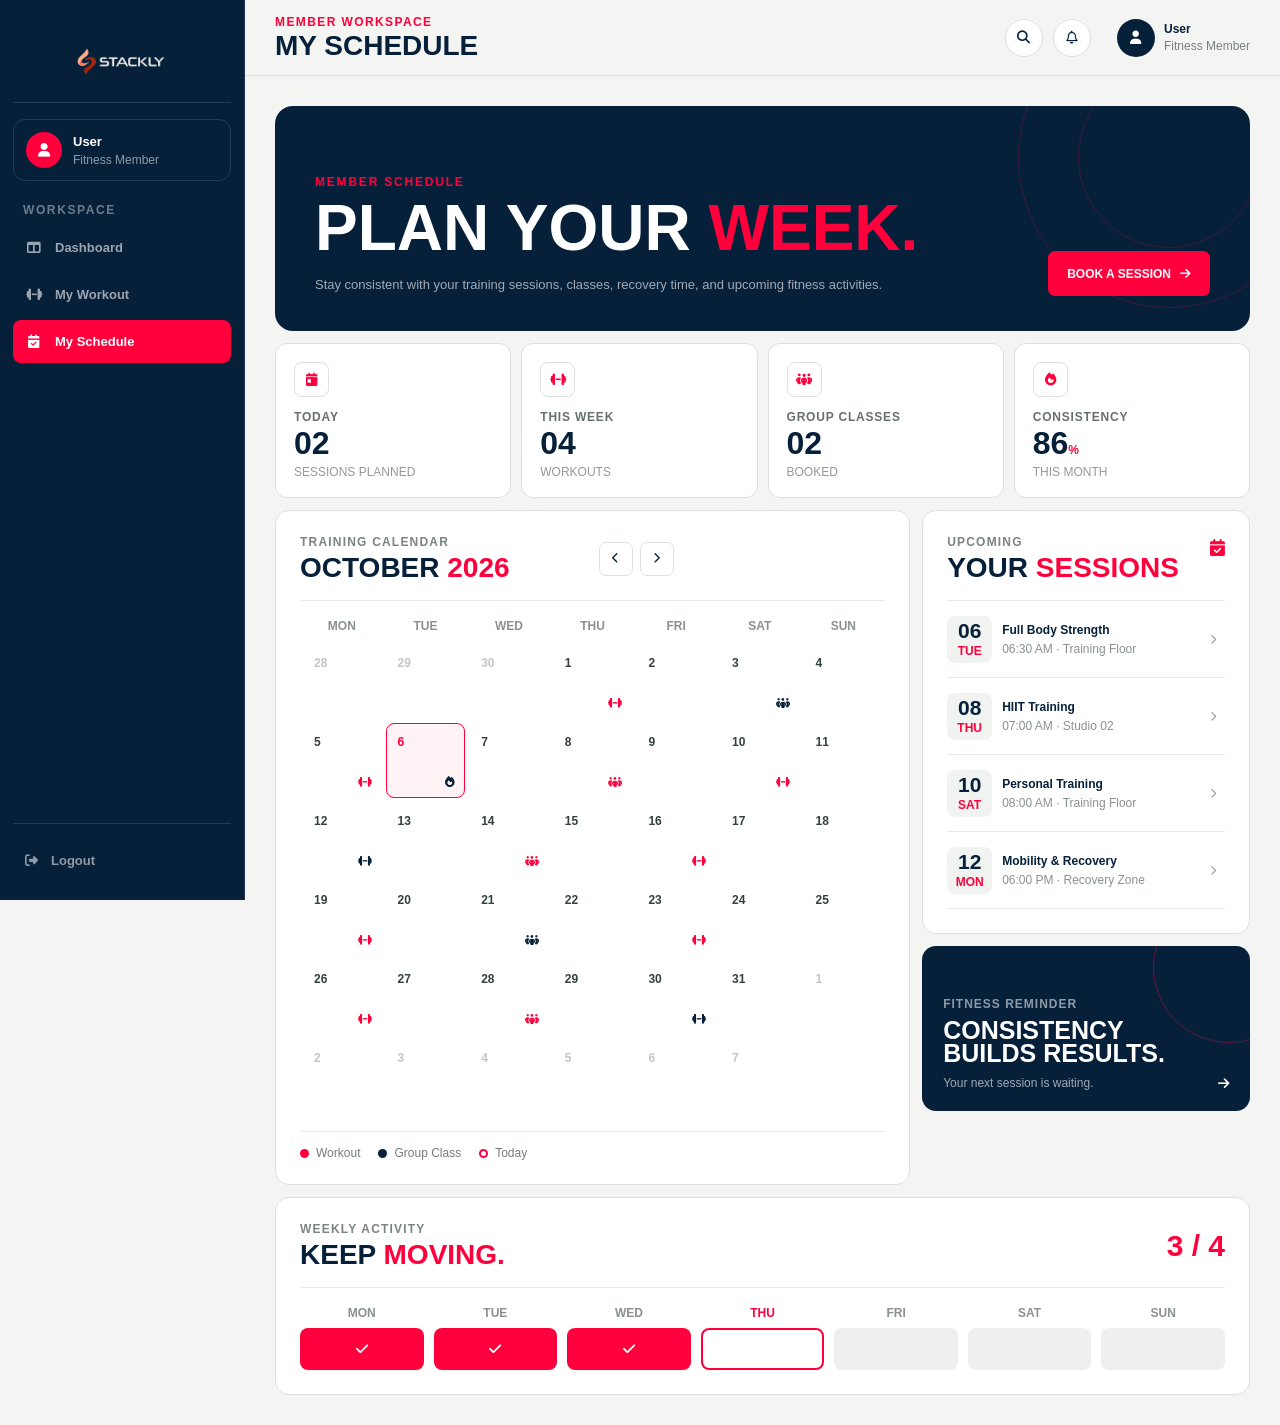
<file: my-schedule.html>
<!DOCTYPE html>
<html lang="en">
<head>
    <meta charset="UTF-8">
    <meta name="viewport" content="width=device-width, initial-scale=1.0">
    <title>My Schedule | Fitness & Wellness Center</title>
    <link rel="stylesheet" href="my-schedule.css">
    <link rel="stylesheet" href="https://cdn.jsdelivr.net/npm/bootstrap-icons@1.11.3/font/bootstrap-icons.min.css">
    <link rel="stylesheet" href="https://cdnjs.cloudflare.com/ajax/libs/font-awesome/6.5.2/css/all.min.css">
</head>
<body>

<div class="dashboard-shell">

    <aside class="dashboard-sidebar" id="dashboardSidebar">

        <div class="sidebar-logo">
            <a href="user-dashboard.html">
                <img src="Assets/blacklogo.webp" alt="Stackly">
            </a>
        </div>

        <div class="sidebar-profile">
            <div class="profile-avatar">
                <i class="fa-solid fa-user"></i>
            </div>
            <div class="profile-content">
                <strong id="sidebarUserName">User</strong>
                <span>Fitness Member</span>
            </div>
        </div>

        <nav class="sidebar-navigation">

            <div class="sidebar-group">
                <span class="sidebar-label">WORKSPACE</span>

                <a href="user-dashboard.html" class="sidebar-link">
                    <i class="fa-solid fa-table-columns"></i>
                    <span>Dashboard</span>
                </a>

                <a href="my-workout.html" class="sidebar-link">
                    <i class="fa-solid fa-dumbbell"></i>
                    <span>My Workout</span>
                </a>

                <a href="my-schedule.html" class="sidebar-link active">
                    <i class="fa-solid fa-calendar-check"></i>
                    <span>My Schedule</span>
                </a>
            </div>

        </nav>

        <div class="sidebar-bottom">
            <a href="login.html" class="logout-link">
                <i class="fa-solid fa-right-from-bracket"></i>
                <span>Logout</span>
            </a>
        </div>

    </aside>

    <div class="sidebar-overlay" id="sidebarOverlay"></div>

    <main class="dashboard-main">

        <header class="dashboard-header">

            <div class="header-left">

                <button type="button" class="mobile-menu" id="mobileMenuButton" aria-label="Open menu">
                    <i class="bi bi-list"></i>
                </button>

                <a href="user-dashboard.html" class="mobile-logo">
                    <img src="Assets/blacklogo.webp" alt="Stackly">
                </a>

                <div class="header-heading">
                    <span>MEMBER WORKSPACE</span>
                    <h1>MY SCHEDULE</h1>
                </div>

            </div>

            <div class="header-right">

                <a href="error.html" class="header-icon">
                    <i class="fa-solid fa-magnifying-glass"></i>
                </a>

                <a href="error.html" class="header-icon">
                    <i class="fa-regular fa-bell"></i>
                </a>

                <a href="error.html" class="header-user">
                    <div class="header-avatar">
                        <i class="fa-solid fa-user"></i>
                    </div>

                    <div>
                        <strong id="headerUserName">User</strong>
                        <span>Fitness Member</span>
                    </div>
                </a>

            </div>

        </header>

        <section class="schedule-page">

            <div class="schedule-hero">

                <div class="schedule-hero-content">
                    <span class="section-label">MEMBER SCHEDULE</span>
                    <h2>PLAN YOUR <strong>WEEK.</strong></h2>
                    <p>
                        Stay consistent with your training sessions, classes,
                        recovery time, and upcoming fitness activities.
                    </p>
                </div>

                <a href="error.html" class="primary-button">
                    BOOK A SESSION
                    <i class="fa-solid fa-arrow-right"></i>
                </a>

            </div>

            <div class="schedule-summary">

                <div class="summary-card">
                    <div class="summary-icon">
                        <i class="fa-solid fa-calendar-day"></i>
                    </div>
                    <span>TODAY</span>
                    <strong>02</strong>
                    <small>SESSIONS PLANNED</small>
                </div>

                <div class="summary-card">
                    <div class="summary-icon">
                        <i class="fa-solid fa-dumbbell"></i>
                    </div>
                    <span>THIS WEEK</span>
                    <strong>04</strong>
                    <small>WORKOUTS</small>
                </div>

                <div class="summary-card">
                    <div class="summary-icon">
                        <i class="fa-solid fa-people-group"></i>
                    </div>
                    <span>GROUP CLASSES</span>
                    <strong>02</strong>
                    <small>BOOKED</small>
                </div>

                <div class="summary-card">
                    <div class="summary-icon">
                        <i class="fa-solid fa-fire"></i>
                    </div>
                    <span>CONSISTENCY</span>
                    <strong>86<span>%</span></strong>
                    <small>THIS MONTH</small>
                </div>

            </div>

            <div class="schedule-layout">

                <section class="calendar-card">

                    <div class="card-heading">
                        <div>
                            <span>TRAINING CALENDAR</span>
                            <h3>OCTOBER <strong>2026</strong></h3>
                        </div>

                        <div class="calendar-actions">
                            <a href="error.html" aria-label="Previous month">
                                <i class="fa-solid fa-chevron-left"></i>
                            </a>
                            <a href="error.html" aria-label="Next month">
                                <i class="fa-solid fa-chevron-right"></i>
                            </a>
                        </div>
                    </div>

                    <div class="calendar-weekdays">
                        <span>MON</span>
                        <span>TUE</span>
                        <span>WED</span>
                        <span>THU</span>
                        <span>FRI</span>
                        <span>SAT</span>
                        <span>SUN</span>
                    </div>

                    <div class="calendar-grid">

                        <div class="calendar-day muted">28</div>
                        <div class="calendar-day muted">29</div>
                        <div class="calendar-day muted">30</div>

                        <div class="calendar-day">
                            <span>1</span>
                            <i class="fa-solid fa-dumbbell"></i>
                        </div>

                        <div class="calendar-day">
                            <span>2</span>
                        </div>

                        <div class="calendar-day">
                            <span>3</span>
                            <i class="fa-solid fa-people-group"></i>
                        </div>

                        <div class="calendar-day">
                            <span>4</span>
                        </div>

                        <div class="calendar-day">
                            <span>5</span>
                            <i class="fa-solid fa-dumbbell"></i>
                        </div>

                        <div class="calendar-day today">
                            <span>6</span>
                            <i class="fa-solid fa-fire"></i>
                        </div>

                        <div class="calendar-day">
                            <span>7</span>
                        </div>

                        <div class="calendar-day">
                            <span>8</span>
                            <i class="fa-solid fa-people-group"></i>
                        </div>

                        <div class="calendar-day">
                            <span>9</span>
                        </div>

                        <div class="calendar-day">
                            <span>10</span>
                            <i class="fa-solid fa-dumbbell"></i>
                        </div>

                        <div class="calendar-day">
                            <span>11</span>
                        </div>

                        <div class="calendar-day">
                            <span>12</span>
                            <i class="fa-solid fa-dumbbell"></i>
                        </div>

                        <div class="calendar-day">
                            <span>13</span>
                        </div>

                        <div class="calendar-day">
                            <span>14</span>
                            <i class="fa-solid fa-people-group"></i>
                        </div>

                        <div class="calendar-day">
                            <span>15</span>
                        </div>

                        <div class="calendar-day">
                            <span>16</span>
                            <i class="fa-solid fa-dumbbell"></i>
                        </div>

                        <div class="calendar-day">
                            <span>17</span>
                        </div>

                        <div class="calendar-day">
                            <span>18</span>
                        </div>

                        <div class="calendar-day">
                            <span>19</span>
                            <i class="fa-solid fa-dumbbell"></i>
                        </div>

                        <div class="calendar-day">
                            <span>20</span>
                        </div>

                        <div class="calendar-day">
                            <span>21</span>
                            <i class="fa-solid fa-people-group"></i>
                        </div>

                        <div class="calendar-day">
                            <span>22</span>
                        </div>

                        <div class="calendar-day">
                            <span>23</span>
                            <i class="fa-solid fa-dumbbell"></i>
                        </div>

                        <div class="calendar-day">
                            <span>24</span>
                        </div>

                        <div class="calendar-day">
                            <span>25</span>
                        </div>

                        <div class="calendar-day">
                            <span>26</span>
                            <i class="fa-solid fa-dumbbell"></i>
                        </div>

                        <div class="calendar-day">
                            <span>27</span>
                        </div>

                        <div class="calendar-day">
                            <span>28</span>
                            <i class="fa-solid fa-people-group"></i>
                        </div>

                        <div class="calendar-day">
                            <span>29</span>
                        </div>

                        <div class="calendar-day">
                            <span>30</span>
                            <i class="fa-solid fa-dumbbell"></i>
                        </div>

                        <div class="calendar-day">
                            <span>31</span>
                        </div>

                        <div class="calendar-day muted">1</div>
                        <div class="calendar-day muted">2</div>
                        <div class="calendar-day muted">3</div>
                        <div class="calendar-day muted">4</div>
                        <div class="calendar-day muted">5</div>
                        <div class="calendar-day muted">6</div>
                        <div class="calendar-day muted">7</div>

                    </div>

                    <div class="calendar-legend">
                        <span><i class="legend-workout"></i> Workout</span>
                        <span><i class="legend-class"></i> Group Class</span>
                        <span><i class="legend-today"></i> Today</span>
                    </div>

                </section>

                <aside class="schedule-side">

                    <div class="upcoming-card">

                        <div class="side-heading">
                            <div>
                                <span>UPCOMING</span>
                                <h3>YOUR <strong>SESSIONS</strong></h3>
                            </div>

                            <i class="fa-solid fa-calendar-check"></i>
                        </div>

                        <a href="error.html" class="session-item">
                            <div class="session-date">
                                <strong>06</strong>
                                <span>TUE</span>
                            </div>

                            <div class="session-info">
                                <strong>Full Body Strength</strong>
                                <span>06:30 AM · Training Floor</span>
                            </div>

                            <i class="fa-solid fa-chevron-right"></i>
                        </a>

                        <a href="error.html" class="session-item">
                            <div class="session-date">
                                <strong>08</strong>
                                <span>THU</span>
                            </div>

                            <div class="session-info">
                                <strong>HIIT Training</strong>
                                <span>07:00 AM · Studio 02</span>
                            </div>

                            <i class="fa-solid fa-chevron-right"></i>
                        </a>

                        <a href="error.html" class="session-item">
                            <div class="session-date">
                                <strong>10</strong>
                                <span>SAT</span>
                            </div>

                            <div class="session-info">
                                <strong>Personal Training</strong>
                                <span>08:00 AM · Training Floor</span>
                            </div>

                            <i class="fa-solid fa-chevron-right"></i>
                        </a>

                        <a href="error.html" class="session-item">
                            <div class="session-date">
                                <strong>12</strong>
                                <span>MON</span>
                            </div>

                            <div class="session-info">
                                <strong>Mobility & Recovery</strong>
                                <span>06:00 PM · Recovery Zone</span>
                            </div>

                            <i class="fa-solid fa-chevron-right"></i>
                        </a>

                    </div>

                    <a href="error.html" class="reminder-card">
                        <div>
                            <span>FITNESS REMINDER</span>
                            <strong>CONSISTENCY<br>BUILDS RESULTS.</strong>
                            <small>Your next session is waiting.</small>
                        </div>

                        <i class="fa-solid fa-arrow-right"></i>
                    </a>

                </aside>

            </div>

            <section class="schedule-bottom">

                <div class="week-progress-card">

                    <div class="week-progress-heading">
                        <div>
                            <span>WEEKLY ACTIVITY</span>
                            <h3>KEEP <strong>MOVING.</strong></h3>
                        </div>

                        <strong>3 / 4</strong>
                    </div>

                    <div class="activity-days">

                        <div class="activity-day completed">
                            <span>MON</span>
                            <div><i class="fa-solid fa-check"></i></div>
                        </div>

                        <div class="activity-day completed">
                            <span>TUE</span>
                            <div><i class="fa-solid fa-check"></i></div>
                        </div>

                        <div class="activity-day completed">
                            <span>WED</span>
                            <div><i class="fa-solid fa-check"></i></div>
                        </div>

                        <div class="activity-day current">
                            <span>THU</span>
                            <div></div>
                        </div>

                        <div class="activity-day">
                            <span>FRI</span>
                            <div></div>
                        </div>

                        <div class="activity-day">
                            <span>SAT</span>
                            <div></div>
                        </div>

                        <div class="activity-day">
                            <span>SUN</span>
                            <div></div>
                        </div>

                    </div>

                </div>

            </section>

        </section>

    </main>

</div>

<script src="my-schedule.js"></script>
</body>
</html>
</file>
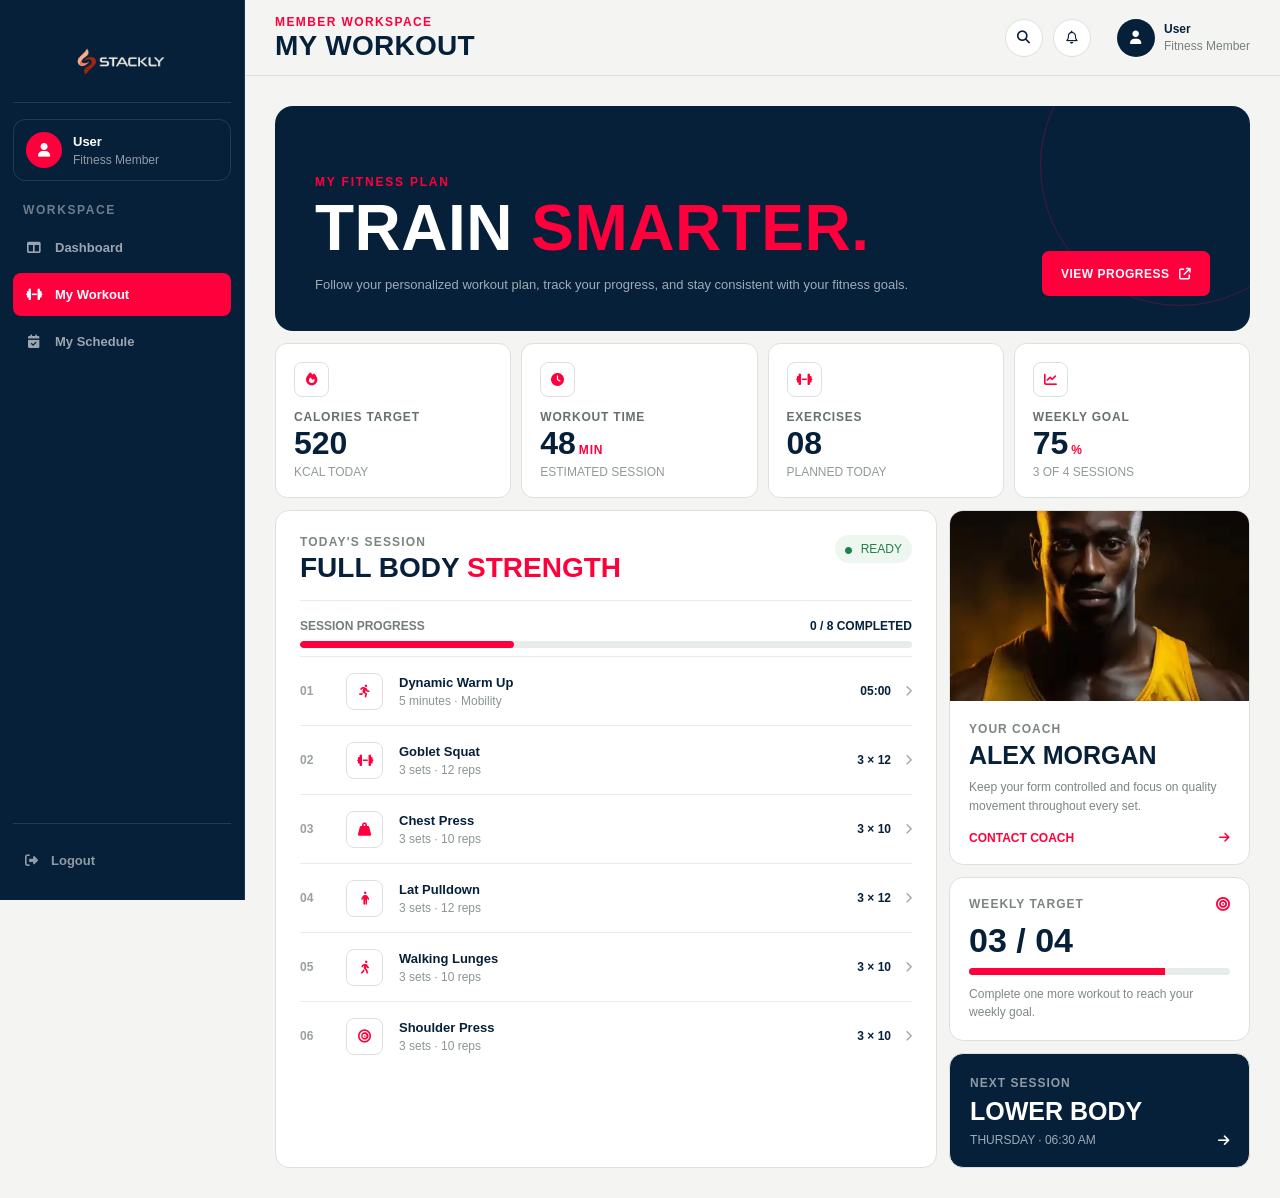
<file: my-workout.html>
<!DOCTYPE html>
<html lang="en">
<head>
    <meta charset="UTF-8">
    <meta name="viewport" content="width=device-width, initial-scale=1.0">
    <title>My Workout | Fitness & Wellness Center</title>
    <link rel="stylesheet" href="my-workout.css">
    <link rel="stylesheet" href="https://cdn.jsdelivr.net/npm/bootstrap-icons@1.11.3/font/bootstrap-icons.min.css">
    <link rel="stylesheet" href="https://cdnjs.cloudflare.com/ajax/libs/font-awesome/6.5.2/css/all.min.css">
</head>
<body>

<div class="dashboard-shell">

    <aside class="dashboard-sidebar" id="dashboardSidebar">

        <div class="sidebar-logo">
            <a href="user-dashboard.html">
                <img src="Assets/blacklogo.webp" alt="Stackly">
            </a>
        </div>

        <div class="sidebar-profile">
            <div class="profile-avatar">
                <i class="fa-solid fa-user"></i>
            </div>
            <div class="profile-content">
                <strong id="sidebarUserName">User</strong>
                <span>Fitness Member</span>
            </div>
        </div>

        <nav class="sidebar-navigation">

            <div class="sidebar-group">
                <span class="sidebar-label">WORKSPACE</span>

                <a href="user-dashboard.html" class="sidebar-link">
                    <i class="fa-solid fa-table-columns"></i>
                    <span>Dashboard</span>
                </a>

                <a href="my-workout.html" class="sidebar-link active">
                    <i class="fa-solid fa-dumbbell"></i>
                    <span>My Workout</span>
                </a>

                <a href="my-schedule.html" class="sidebar-link">
                    <i class="fa-solid fa-calendar-check"></i>
                    <span>My Schedule</span>
                </a>
            </div>

        </nav>

        <div class="sidebar-bottom">
            <a href="login.html" class="logout-link">
                <i class="fa-solid fa-right-from-bracket"></i>
                <span>Logout</span>
            </a>
        </div>

    </aside>

    <div class="sidebar-overlay" id="sidebarOverlay"></div>

    <main class="dashboard-main">

        <header class="dashboard-header">

            <div class="header-left">

                <button
                    type="button"
                    class="mobile-menu"
                    id="mobileMenuButton"
                    aria-label="Open menu"
                >
                    <i class="bi bi-list"></i>
                </button>

                <a href="user-dashboard.html" class="mobile-logo">
                    <img src="Assets/blacklogo.webp" alt="Stackly">
                </a>

                <div class="header-heading">
                    <span>MEMBER WORKSPACE</span>
                    <h1>MY WORKOUT</h1>
                </div>

            </div>

            <div class="header-right">

                <a href="error.html" class="header-icon">
                    <i class="fa-solid fa-magnifying-glass"></i>
                </a>

                <a href="error.html" class="header-icon">
                    <i class="fa-regular fa-bell"></i>
                </a>

                <a href="error.html" class="header-user">
                    <div class="header-avatar">
                        <i class="fa-solid fa-user"></i>
                    </div>

                    <div>
                        <strong id="headerUserName">User</strong>
                        <span>Fitness Member</span>
                    </div>
                </a>

            </div>

        </header>

        <section class="workout-page">

            <div class="workout-topbar">
                <div>
                    <span class="section-label">MY FITNESS PLAN</span>
                    <h2>TRAIN <strong>SMARTER.</strong></h2>
                    <p>
                        Follow your personalized workout plan, track your progress,
                        and stay consistent with your fitness goals.
                    </p>
                </div>

                <a href="error.html" class="primary-button">
                    VIEW PROGRESS
                    <i class="fa-solid fa-arrow-up-right-from-square"></i>
                </a>
            </div>

            <div class="workout-summary">

                <div class="summary-card">
                    <div class="summary-icon">
                        <i class="fa-solid fa-fire"></i>
                    </div>
                    <span>CALORIES TARGET</span>
                    <strong>520</strong>
                    <small>KCAL TODAY</small>
                </div>

                <div class="summary-card">
                    <div class="summary-icon">
                        <i class="fa-solid fa-clock"></i>
                    </div>
                    <span>WORKOUT TIME</span>
                    <strong>48<span>MIN</span></strong>
                    <small>ESTIMATED SESSION</small>
                </div>

                <div class="summary-card">
                    <div class="summary-icon">
                        <i class="fa-solid fa-dumbbell"></i>
                    </div>
                    <span>EXERCISES</span>
                    <strong>08</strong>
                    <small>PLANNED TODAY</small>
                </div>

                <div class="summary-card">
                    <div class="summary-icon">
                        <i class="fa-solid fa-chart-line"></i>
                    </div>
                    <span>WEEKLY GOAL</span>
                    <strong>75<span>%</span></strong>
                    <small>3 OF 4 SESSIONS</small>
                </div>

            </div>

            <div class="workout-content-grid">

                <section class="workout-plan-card">

                    <div class="card-heading">
                        <div>
                            <span>TODAY'S SESSION</span>
                            <h3>FULL BODY <strong>STRENGTH</strong></h3>
                        </div>

                        <span class="session-status">
                            <i class="fa-solid fa-circle"></i>
                            READY
                        </span>
                    </div>

                    <div class="workout-progress">
                        <div class="progress-info">
                            <span>SESSION PROGRESS</span>
                            <strong>0 / 8 COMPLETED</strong>
                        </div>

                        <div class="progress-track">
                            <div class="progress-value"></div>
                        </div>
                    </div>

                    <div class="exercise-list">

                        <a href="error.html" class="exercise-item">
                            <div class="exercise-number">01</div>
                            <div class="exercise-icon">
                                <i class="fa-solid fa-person-running"></i>
                            </div>
                            <div class="exercise-info">
                                <strong>Dynamic Warm Up</strong>
                                <span>5 minutes · Mobility</span>
                            </div>
                            <div class="exercise-value">
                                <strong>05:00</strong>
                                <i class="fa-solid fa-chevron-right"></i>
                            </div>
                        </a>

                        <a href="error.html" class="exercise-item">
                            <div class="exercise-number">02</div>
                            <div class="exercise-icon">
                                <i class="fa-solid fa-dumbbell"></i>
                            </div>
                            <div class="exercise-info">
                                <strong>Goblet Squat</strong>
                                <span>3 sets · 12 reps</span>
                            </div>
                            <div class="exercise-value">
                                <strong>3 × 12</strong>
                                <i class="fa-solid fa-chevron-right"></i>
                            </div>
                        </a>

                        <a href="error.html" class="exercise-item">
                            <div class="exercise-number">03</div>
                            <div class="exercise-icon">
                                <i class="fa-solid fa-weight-hanging"></i>
                            </div>
                            <div class="exercise-info">
                                <strong>Chest Press</strong>
                                <span>3 sets · 10 reps</span>
                            </div>
                            <div class="exercise-value">
                                <strong>3 × 10</strong>
                                <i class="fa-solid fa-chevron-right"></i>
                            </div>
                        </a>

                        <a href="error.html" class="exercise-item">
                            <div class="exercise-number">04</div>
                            <div class="exercise-icon">
                                <i class="fa-solid fa-person"></i>
                            </div>
                            <div class="exercise-info">
                                <strong>Lat Pulldown</strong>
                                <span>3 sets · 12 reps</span>
                            </div>
                            <div class="exercise-value">
                                <strong>3 × 12</strong>
                                <i class="fa-solid fa-chevron-right"></i>
                            </div>
                        </a>

                        <a href="error.html" class="exercise-item">
                            <div class="exercise-number">05</div>
                            <div class="exercise-icon">
                                <i class="fa-solid fa-person-walking"></i>
                            </div>
                            <div class="exercise-info">
                                <strong>Walking Lunges</strong>
                                <span>3 sets · 10 reps</span>
                            </div>
                            <div class="exercise-value">
                                <strong>3 × 10</strong>
                                <i class="fa-solid fa-chevron-right"></i>
                            </div>
                        </a>

                        <a href="error.html" class="exercise-item">
                            <div class="exercise-number">06</div>
                            <div class="exercise-icon">
                                <i class="fa-solid fa-bullseye"></i>
                            </div>
                            <div class="exercise-info">
                                <strong>Shoulder Press</strong>
                                <span>3 sets · 10 reps</span>
                            </div>
                            <div class="exercise-value">
                                <strong>3 × 10</strong>
                                <i class="fa-solid fa-chevron-right"></i>
                            </div>
                        </a>

                    </div>

                </section>

                <aside class="workout-side">

                    <div class="coach-card">
                        <div class="coach-image">
                            <img src="Assets/fit4.webp" alt="Fitness Coach">
                        </div>

                        <div class="coach-content">
                            <span>YOUR COACH</span>
                            <h3>ALEX MORGAN</h3>
                            <p>
                                Keep your form controlled and focus on quality
                                movement throughout every set.
                            </p>

                            <a href="error.html">
                                CONTACT COACH
                                <i class="fa-solid fa-arrow-right"></i>
                            </a>
                        </div>
                    </div>

                    <div class="goal-card">
                        <div class="goal-top">
                            <span>WEEKLY TARGET</span>
                            <i class="fa-solid fa-bullseye"></i>
                        </div>

                        <strong>03 / 04</strong>

                        <div class="goal-progress">
                            <div></div>
                        </div>

                        <p>Complete one more workout to reach your weekly goal.</p>
                    </div>

                    <a href="error.html" class="next-session-card">
                        <span>NEXT SESSION</span>
                        <strong>LOWER BODY</strong>
                        <small>THURSDAY · 06:30 AM</small>
                        <i class="fa-solid fa-arrow-right"></i>
                    </a>

                </aside>

            </div>

        </section>

    </main>

</div>

<script src="my-workout.js"></script>
</body>
</html>
</file>
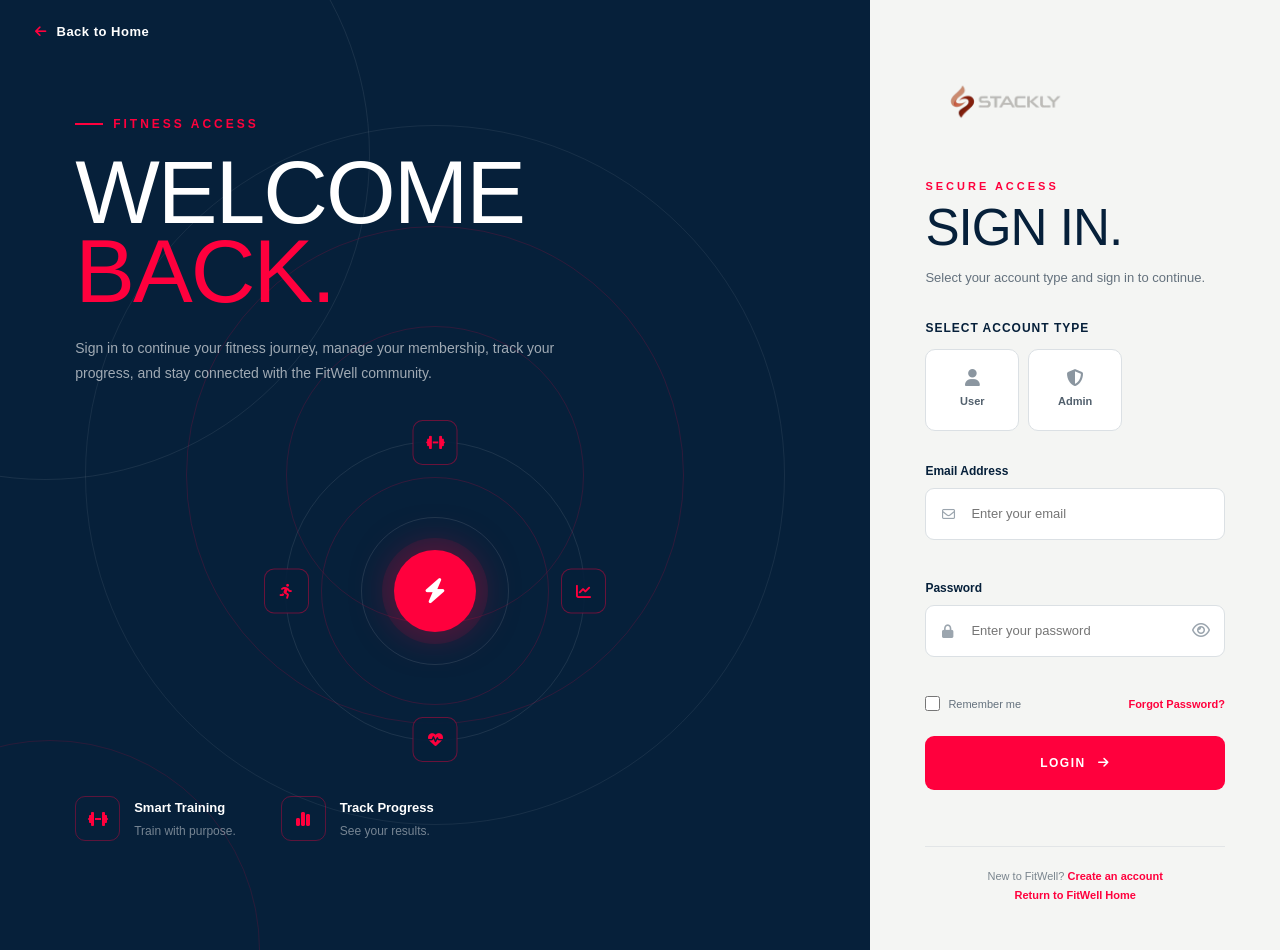
<file: user-dashboard.html>
<!DOCTYPE html>
<html lang="en">
<head>
    <meta charset="UTF-8">
    <meta name="viewport" content="width=device-width, initial-scale=1.0">
    <title>FitWell | User Dashboard</title>
    <link rel="icon" href="Assets/blacklogo.webp">
    <link rel="stylesheet" href="https://cdn.jsdelivr.net/npm/bootstrap@5.3.3/dist/css/bootstrap.min.css">
    <link rel="stylesheet" href="https://cdn.jsdelivr.net/npm/bootstrap-icons@1.11.3/font/bootstrap-icons.min.css">
    <link rel="stylesheet" href="https://cdnjs.cloudflare.com/ajax/libs/font-awesome/6.5.2/css/all.min.css">
    <link rel="stylesheet" href="user-dashboard.css">
</head>
<body>

<div class="dashboard-shell">

    <aside class="dashboard-sidebar" id="dashboardSidebar">

        <div class="sidebar-brand">
            <a href="user-dashboard.html">
                <img src="Assets/blacklogo.webp" alt="Stackly">
            </a>
        </div>

        <div class="sidebar-profile">
            <div class="profile-avatar">
                <i class="fa-solid fa-user"></i>
            </div>

            <div class="profile-info">
                <strong id="sidebarUserName">User</strong>
                <span>Fitness Member</span>
            </div>
        </div>

        <div class="sidebar-title">MY FITNESS</div>

        <nav class="sidebar-nav">
            <a href="user-dashboard.html" class="sidebar-link active">
                <i class="fa-solid fa-chart-pie"></i>
                <span>Dashboard</span>
            </a>

            <a href="my-workout.html" class="sidebar-link">
                <i class="fa-solid fa-dumbbell"></i>
                <span>My Workouts</span>
            </a>

            <a href="my-schedule.html" class="sidebar-link">
                <i class="fa-solid fa-id-card"></i>
                <span>My Schedule</span>
            </a>
        </nav>

        <div class="sidebar-bottom">
            <a href="login.html" class="logout-link" id="logoutButton">
                <i class="fa-solid fa-right-from-bracket"></i>
                <span>Logout</span>
            </a>
        </div>

    </aside>

    <div class="sidebar-overlay" id="sidebarOverlay"></div>

    <main class="dashboard-main">

        <header class="dashboard-header">

            <div class="header-left">

                <button
                    type="button"
                    class="mobile-menu"
                    id="mobileMenuButton"
                    aria-label="Open menu"
                >
                    <i class="bi bi-list"></i>
                </button>

                <a href="user-dashboard.html" class="mobile-logo">
                    <img src="Assets/blacklogo.webp" alt="Stackly">
                </a>

                <div class="header-heading">
                    <span>MEMBER WORKSPACE</span>
                    <h1>FITNESS DASHBOARD</h1>
                </div>

            </div>

            <div class="header-right">

                <a href="error.html" class="header-icon">
                    <i class="fa-solid fa-magnifying-glass"></i>
                </a>

                <a href="error.html" class="header-icon notification">
                    <i class="fa-regular fa-bell"></i>
                    <b></b>
                </a>

                <a href="error.html" class="header-user">
                    <div class="header-avatar">
                        <i class="fa-solid fa-user"></i>
                    </div>

                    <div>
                        <strong id="headerUserName">User</strong>
                        <span>Fitness Member</span>
                    </div>
                </a>

            </div>

        </header>

        <section class="dashboard-content">

            <section class="welcome-card">

                <div class="welcome-content">

                    <span class="welcome-date" id="currentDate"></span>

                    <div class="welcome-status">
                        <i></i>
                        MEMBERSHIP ACTIVE
                    </div>

                    <h2>
                        WELCOME BACK,
                        <strong id="welcomeUser">USER</strong>
                    </h2>

                    <p>
                        Stay consistent, track your progress, and keep pushing
                        toward a stronger and healthier version of yourself.
                    </p>

                    <div class="welcome-actions">
                        <a href="error.html" class="primary-btn">
                            VIEW WORKOUT
                            <i class="fa-solid fa-arrow-right"></i>
                        </a>

                        <a href="error.html" class="secondary-btn">
                            MEMBERSHIP
                            <i class="fa-solid fa-arrow-up-right-from-square"></i>
                        </a>
                    </div>

                </div>

                <div class="welcome-visual">

                    <div class="orbit orbit-one"></div>
                    <div class="orbit orbit-two"></div>
                    <div class="orbit orbit-three"></div>

                    <div class="orbit-dot dot-one"></div>
                    <div class="orbit-dot dot-two"></div>
                    <div class="orbit-dot dot-three"></div>
                    <div class="orbit-dot dot-four"></div>

                    <div class="fitness-core">
                        <i class="fa-solid fa-dumbbell"></i>
                        <span>FIT</span>
                    </div>

                </div>

            </section>

            <section class="metric-grid">

                <article class="metric-card">
                    <div class="metric-top">
                        <div class="metric-icon red">
                            <i class="fa-solid fa-fire"></i>
                        </div>
                        <span class="metric-badge green">+12%</span>
                    </div>

                    <span class="metric-label">WORKOUT STREAK</span>
                    <strong>12 <small>DAYS</small></strong>
                    <p>Keep your consistency going.</p>
                </article>

                <article class="metric-card">
                    <div class="metric-top">
                        <div class="metric-icon blue">
                            <i class="fa-solid fa-person-running"></i>
                        </div>
                        <span class="metric-badge">THIS WEEK</span>
                    </div>

                    <span class="metric-label">WORKOUTS</span>
                    <strong>05</strong>
                    <p>Training sessions completed.</p>
                </article>

                <article class="metric-card">
                    <div class="metric-top">
                        <div class="metric-icon green">
                            <i class="fa-solid fa-bolt"></i>
                        </div>
                        <span class="metric-badge green">ACTIVE</span>
                    </div>

                    <span class="metric-label">CALORIES BURNED</span>
                    <strong>2.8K</strong>
                    <p>Estimated weekly burn.</p>
                </article>

                <article class="metric-card">
                    <div class="metric-top">
                        <div class="metric-icon yellow">
                            <i class="fa-solid fa-chart-line"></i>
                        </div>
                        <span class="metric-badge">+8%</span>
                    </div>

                    <span class="metric-label">FITNESS SCORE</span>
                    <strong>84<small>%</small></strong>
                    <p>Progress this month.</p>
                </article>

            </section>

            <section class="dashboard-grid">

                <article class="dashboard-card progress-card">

                    <div class="card-header">
                        <div>
                            <span>YOUR PROGRESS</span>
                            <h3>TRAINING OVERVIEW</h3>
                        </div>

                        <a href="error.html">VIEW DETAILS <i class="fa-solid fa-arrow-right"></i></a>
                    </div>

                    <div class="progress-content">

                        <div class="progress-ring">
                            <svg viewBox="0 0 140 140">
                                <circle cx="70" cy="70" r="58" class="ring-bg"></circle>
                                <circle cx="70" cy="70" r="58" class="ring-value"></circle>
                            </svg>

                            <div class="ring-text">
                                <strong>78%</strong>
                                <span>GOAL</span>
                            </div>
                        </div>

                        <div class="progress-details">

                            <div class="progress-item">
                                <div>
                                    <span>Strength</span>
                                    <strong>82%</strong>
                                </div>
                                <div class="progress-bar">
                                    <i style="width:82%"></i>
                                </div>
                            </div>

                            <div class="progress-item">
                                <div>
                                    <span>Cardio</span>
                                    <strong>74%</strong>
                                </div>
                                <div class="progress-bar">
                                    <i style="width:74%"></i>
                                </div>
                            </div>

                            <div class="progress-item">
                                <div>
                                    <span>Mobility</span>
                                    <strong>68%</strong>
                                </div>
                                <div class="progress-bar">
                                    <i style="width:68%"></i>
                                </div>
                            </div>

                        </div>

                    </div>

                </article>

                <article class="dashboard-card session-card">

                    <div class="card-header">
                        <div>
                            <span>NEXT SESSION</span>
                            <h3>UPCOMING WORKOUT</h3>
                        </div>

                        <span class="live-badge">
                            <i></i>
                            UPCOMING
                        </span>
                    </div>

                    <div class="session-main">

                        <div class="session-icon">
                            <i class="fa-solid fa-dumbbell"></i>
                        </div>

                        <div>
                            <span class="session-type">STRENGTH TRAINING</span>
                            <h4>FULL BODY POWER</h4>
                            <p>
                                <i class="fa-regular fa-clock"></i>
                                45 Minutes
                            </p>
                        </div>

                    </div>

                    <div class="session-info">
                        <div>
                            <span>DATE</span>
                            <strong>OCT 07</strong>
                        </div>

                        <div>
                            <span>TIME</span>
                            <strong>06:30 AM</strong>
                        </div>

                        <div>
                            <span>LEVEL</span>
                            <strong>INTERMEDIATE</strong>
                        </div>
                    </div>

                    <a href="error.html" class="session-btn">
                        VIEW SESSION
                        <i class="fa-solid fa-arrow-right"></i>
                    </a>

                </article>

            </section>

            <section class="dashboard-grid lower-grid">

                <article class="dashboard-card activity-card">

                    <div class="card-header">
                        <div>
                            <span>RECENT ACTIVITY</span>
                            <h3>YOUR FITNESS JOURNEY</h3>
                        </div>

                        <a href="error.html">VIEW ALL <i class="fa-solid fa-arrow-right"></i></a>
                    </div>

                    <div class="activity-list">

                        <div class="activity-item">
                            <div class="activity-icon">
                                <i class="fa-solid fa-dumbbell"></i>
                            </div>

                            <div>
                                <strong>Strength Training</strong>
                                <span>Chest & Triceps workout completed</span>
                            </div>

                            <small>Today</small>
                        </div>

                        <div class="activity-item">
                            <div class="activity-icon">
                                <i class="fa-solid fa-person-running"></i>
                            </div>

                            <div>
                                <strong>Cardio Session</strong>
                                <span>30 minute endurance training</span>
                            </div>

                            <small>Yesterday</small>
                        </div>

                        <div class="activity-item">
                            <div class="activity-icon">
                                <i class="fa-solid fa-fire"></i>
                            </div>

                            <div>
                                <strong>Workout Streak</strong>
                                <span>You reached a 12 day streak</span>
                            </div>

                            <small>2 Days Ago</small>
                        </div>

                    </div>

                </article>

                <article class="dashboard-card membership-card">

                    <div class="membership-top">
                        <span>YOUR MEMBERSHIP</span>
                        <i class="fa-solid fa-id-card"></i>
                    </div>

                    <h3>PRO MEMBERSHIP</h3>

                    <div class="membership-price">
                        ₹2,499
                        <small>/ MONTH</small>
                    </div>

                    <div class="membership-line">
                        <span>Membership Status</span>
                        <strong>ACTIVE</strong>
                    </div>

                    <div class="membership-line">
                        <span>Renewal Date</span>
                        <strong>OCT 28, 2026</strong>
                    </div>

                    <a href="error.html" class="membership-btn">
                        MANAGE MEMBERSHIP
                        <i class="fa-solid fa-arrow-right"></i>
                    </a>

                </article>

            </section>

            <section class="dashboard-tip">

                <div class="tip-icon">
                    <i class="fa-solid fa-bolt"></i>
                </div>

                <div>
                    <span>FITWELL DAILY TIP</span>
                    <strong>Consistency beats intensity when building long-term fitness habits.</strong>
                </div>

                <a href="error.html">
                    EXPLORE
                    <i class="fa-solid fa-arrow-right"></i>
                </a>

            </section>

            <footer class="dashboard-footer">
                <span>FITWELL FITNESS & WELLNESS</span>
                <span>TRAIN HARD. STAY CONSISTENT. GET STRONGER.</span>
            </footer>

        </section>

    </main>

</div>

<script src="https://cdnjs.cloudflare.com/ajax/libs/gsap/3.12.5/gsap.min.js"></script>
<script src="user-dashboard.js"></script>

</body>
</html>
</file>
<file: admin-dashboard.css>
*,
*::before,
*::after {
    margin: 0;
    padding: 0;
    box-sizing: border-box;
}

html {
    scroll-behavior: smooth;
    width: 100%;
    max-width: 100vw;
    overflow-x: hidden;
}

body {
    width: 100%;
    max-width: 100vw;
    min-width: 0;
    overflow-x: hidden;
    position: relative;
    background: #f4f5f3;
    color: #06203a;
    font-family: Arial, Helvetica, sans-serif;
    font-size: 14px;
}

body.menu-open {
    overflow: hidden;
}

a {
    color: inherit;
    text-decoration: none;
}

button {
    font-family: inherit;
    cursor: pointer;
}

img {
    max-width: 100%;
    height: auto;
    display: block;
}

.dashboard-shell {
    width: 100%;
    max-width: 100vw;
    min-height: 100vh;
    overflow-x: hidden;
    position: relative;
}

.dashboard-sidebar {
    position: fixed;
    top: 0;
    left: 0;
    z-index: 1000;
    width: 245px;
    height: 100vh;
    display: flex;
    flex-direction: column;
    padding: 25px 13px 18px;
    background: #06203a;
    color: #fff;
    border-right: 1px solid rgba(255,255,255,.1);
}

.sidebar-logo {
    height: 78px;
    display: flex;
    align-items: center;
    justify-content: center;
    border-bottom: 1px solid rgba(255,255,255,.12);
}

.sidebar-logo img {
    width: 115px;
    display: block;
}

.sidebar-profile {
    display: flex;
    align-items: center;
    gap: 11px;
    margin: 16px 0 20px;
    padding: 12px;
    border: 1px solid rgba(255,255,255,.12);
    border-radius: 12px;
}

.profile-avatar {
    width: 36px;
    height: 36px;
    flex-shrink: 0;
    display: flex;
    align-items: center;
    justify-content: center;
    border-radius: 50%;
    background: #ff003d;
    color: #fff;
    font-size: 13px;
}

.profile-content {
    min-width: 0;
    flex: 1;
}

.profile-content strong {
    display: block;
    max-width: 140px;
    overflow: hidden;
    text-overflow: ellipsis;
    white-space: nowrap;
    font-size: 13px;
}

.profile-content span {
    display: block;
    margin-top: 4px;
    color: rgba(255,255,255,.55);
    font-size: 12px;
}

.sidebar-navigation {
    flex: 1;
    overflow-y: auto;
}

.sidebar-label {
    display: block;
    margin: 0 10px 9px;
    color: rgba(255,255,255,.42);
    font-size: 12px;
    font-weight: 700;
    letter-spacing: 1.5px;
}

.sidebar-link {
    min-height: 43px;
    display: flex;
    align-items: center;
    gap: 13px;
    margin-bottom: 4px;
    padding: 0 12px;
    border-radius: 8px;
    color: rgba(255,255,255,.6);
    font-size: 13px;
    font-weight: 600;
    transition: .25s ease;
}

.sidebar-link i {
    width: 17px;
    text-align: center;
    font-size: 13px;
}

.sidebar-link:hover,
.sidebar-link.active {
    background: #ff003d;
    color: #fff;
}

.sidebar-bottom {
    padding-top: 15px;
    border-top: 1px solid rgba(255,255,255,.12);
}

.logout-link {
    min-height: 43px;
    display: flex;
    align-items: center;
    gap: 13px;
    padding: 0 12px;
    color: rgba(255,255,255,.55);
    font-size: 13px;
    font-weight: 600;
}

.logout-link:hover {
    color: #ff003d;
}

.sidebar-overlay {
    display: none;
}

.dashboard-main {
    width: calc(100% - 245px);
    max-width: calc(100% - 245px);
    min-height: 100vh;
    margin-left: 245px;
    padding-top: 76px;
    overflow-x: hidden;
    min-width: 0;
}

.dashboard-header {
    position: fixed;
    top: 0;
    right: 0;
    left: 245px;
    z-index: 800;
    height: 76px;
    display: flex;
    align-items: center;
    justify-content: space-between;
    padding: 0 30px;
    background: rgba(244,245,243,.96);
    border-bottom: 1px solid #dce1de;
    backdrop-filter: blur(12px);
}

.header-left {
    display: flex;
    align-items: center;
    min-width: 0;
}

.mobile-menu,
.mobile-logo {
    display: none;
}

.header-heading span {
    display: block;
    margin-bottom: 3px;
    color: #ff003d;
    font-size: 12px;
    font-weight: 800;
    letter-spacing: 1.4px;
}

.header-heading h1 {
    color: #06203a;
    font-family: Impact, "Arial Narrow", Arial, sans-serif;
    font-size: 28px;
    line-height: 1;
}

.header-right {
    display: flex;
    align-items: center;
    gap: 10px;
    flex-shrink: 0;
}

.header-icon {
    width: 38px;
    height: 38px;
    display: flex;
    align-items: center;
    justify-content: center;
    border: 1px solid #dce1de;
    border-radius: 50%;
    background: #fff;
    font-size: 13px;
    transition: .25s ease;
    flex-shrink: 0;
}

.header-icon:hover {
    background: #ff003d;
    border-color: #ff003d;
    color: #fff;
}

.header-user {
    display: flex;
    align-items: center;
    gap: 9px;
    margin-left: 6px;
    padding-left: 10px;
}

.header-avatar {
    width: 38px;
    height: 38px;
    display: flex;
    align-items: center;
    justify-content: center;
    border-radius: 50%;
    background: #06203a;
    color: #fff;
    flex-shrink: 0;
}

.header-user strong {
    display: block;
    font-size: 12px;
}

.header-user span {
    display: block;
    margin-top: 3px;
    color: #78817e;
    font-size: 12px;
}

.admin-page {
    width: 100%;
    max-width: 1450px;
    margin: 0 auto;
    padding: 30px;
    overflow-x: hidden;
    min-width: 0;
}

.welcome-panel {
    width: 100%;
    max-width: 100%;
    min-height: 300px;
    position: relative;
    overflow: hidden;
    display: flex;
    align-items: center;
    justify-content: space-between;
    gap: 30px;
    padding: 40px;
    border-radius: 18px;
    background: #06203a;
    color: #fff;
    min-width: 0;
}

.welcome-panel::before {
    content: "";
    position: absolute;
    width: 500px;
    height: 500px;
    right: -170px;
    top: -200px;
    border: 1px solid rgba(255,0,61,.2);
    border-radius: 50%;
    pointer-events: none;
}

.welcome-content {
    position: relative;
    z-index: 2;
    min-width: 0;
    max-width: 100%;
    word-break: break-word;
    overflow-wrap: anywhere;
}

.section-label {
    display: block;
    margin-bottom: 10px;
    color: #ff003d;
    font-size: 12px;
    font-weight: 800;
    letter-spacing: 1.7px;
}

.welcome-content h2 {
    max-width: 720px;
    font-family: Impact, "Arial Narrow", Arial, sans-serif;
    font-size: clamp(26px, 5vw, 72px);
    line-height: .95;
    word-break: break-word;
    overflow-wrap: anywhere;
}

.welcome-content h2 strong {
    display: block;
    color: #ff003d;
}

.welcome-content p {
    max-width: 650px;
    margin-top: 17px;
    color: rgba(255,255,255,.62);
    font-size: 13px;
    line-height: 1.7;
    word-break: break-word;
    overflow-wrap: anywhere;
}

.welcome-actions {
    display: flex;
    flex-wrap: wrap;
    gap: 9px;
    margin-top: 22px;
    width: 100%;
}

.primary-button,
.secondary-button {
    min-height: 44px;
    display: inline-flex;
    align-items: center;
    justify-content: center;
    gap: 9px;
    padding: 0 17px;
    border-radius: 7px;
    font-size: 12px;
    font-weight: 800;
    transition: .25s ease;
    box-sizing: border-box;
    max-width: 100%;
    text-align: center;
}

.primary-button {
    background: #ff003d;
    color: #fff;
    border: none;
}

.primary-button:hover {
    background: #fff;
    color: #06203a;
}

.secondary-button {
    border: 1px solid rgba(255,255,255,.2);
    background: transparent;
    color: #fff;
}

.secondary-button:hover {
    background: #fff;
    color: #06203a;
}

.welcome-orbit {
    width: 260px;
    height: 260px;
    position: relative;
    flex-shrink: 0;
    pointer-events: none;
}

.orbit-ring {
    position: absolute;
    inset: 20px;
    border: 1px solid rgba(255,0,61,.25);
    border-radius: 50%;
}

.orbit-ring-two {
    inset: 60px;
    border-color: rgba(255,255,255,.15);
}

.orbit-center {
    width: 100px;
    height: 100px;
    position: absolute;
    top: 80px;
    left: 80px;
    display: flex;
    flex-direction: column;
    align-items: center;
    justify-content: center;
    border: 1px solid rgba(255,255,255,.2);
    border-radius: 50%;
    background: #07192b;
    color: #ff003d;
}

.orbit-center i {
    font-size: 22px;
}

.orbit-center span {
    margin-top: 5px;
    color: #fff;
    font-size: 12px;
    font-weight: 800;
}

.orbit-dot {
    width: 7px;
    height: 7px;
    position: absolute;
    border-radius: 50%;
    background: #ff003d;
}

.dot-one {
    top: 18px;
    left: 126px;
}

.dot-two {
    right: 17px;
    top: 126px;
}

.dot-three {
    bottom: 18px;
    left: 126px;
}

.stats-grid {
    display: grid;
    grid-template-columns: repeat(4, minmax(0, 1fr));
    gap: 10px;
    margin-top: 12px;
    width: 100%;
}

.stat-card {
    min-height: 150px;
    min-width: 0;
    width: 100%;
    padding: 18px;
    border: 1px solid #dce1de;
    border-radius: 12px;
    background: #fff;
    overflow: hidden;
}

.stat-top {
    display: flex;
    align-items: center;
    justify-content: space-between;
    gap: 6px;
}

.stat-icon {
    width: 35px;
    height: 35px;
    flex-shrink: 0;
    display: flex;
    align-items: center;
    justify-content: center;
    border: 1px solid #dce1de;
    border-radius: 8px;
    color: #ff003d;
}

.stat-status {
    padding: 4px 7px;
    border: 1px solid #dce1de;
    border-radius: 5px;
    color: #218a5a;
    font-size: 12px;
    font-weight: 700;
    white-space: nowrap;
}

.stat-label {
    display: block;
    margin-top: 13px;
    color: #7d8883;
    font-size: 12px;
    font-weight: 800;
    letter-spacing: 1px;
    white-space: nowrap;
    overflow: hidden;
    text-overflow: ellipsis;
}

.stat-card > strong {
    display: block;
    margin-top: 3px;
    color: #06203a;
    font-family: Impact, "Arial Narrow", Arial, sans-serif;
    font-size: clamp(24px, 4vw, 35px);
    line-height: 1;
    overflow: hidden;
    text-overflow: ellipsis;
    white-space: nowrap;
}

.stat-card small {
    display: block;
    margin-top: 6px;
    color: #929a97;
    font-size: 12px;
    overflow: hidden;
    text-overflow: ellipsis;
    white-space: nowrap;
}

.dashboard-grid {
    display: grid;
    grid-template-columns: minmax(0, 1.5fr) minmax(280px, .75fr);
    gap: 12px;
    margin-top: 12px;
    width: 100%;
}

.activity-card,
.quick-card,
.members-card,
.performance-card {
    min-width: 0;
    width: 100%;
    padding: 24px;
    border: 1px solid #dce1de;
    border-radius: 14px;
    background: #fff;
    overflow: hidden;
}

.card-heading {
    display: flex;
    align-items: flex-start;
    justify-content: space-between;
    gap: 12px;
    padding-bottom: 17px;
    border-bottom: 1px solid #e7eae8;
    min-width: 0;
}

.card-heading span,
.performance-heading {
    color: #7a8581;
    font-size: 12px;
    font-weight: 800;
    letter-spacing: 1.2px;
}

.card-heading h3 {
    margin-top: 5px;
    color: #06203a;
    font-family: Impact, "Arial Narrow", Arial, sans-serif;
    font-size: clamp(20px, 3vw, 28px);
    line-height: 1;
    word-break: break-word;
    overflow-wrap: anywhere;
}

.card-heading h3 strong {
    color: #ff003d;
}

.card-link {
    display: inline-flex;
    align-items: center;
    gap: 7px;
    color: #ff003d;
    font-size: 12px;
    font-weight: 800;
    flex-shrink: 0;
}

.activity-chart {
    min-height: 250px;
    display: flex;
    margin-top: 20px;
    width: 100%;
    overflow-x: hidden;
    min-width: 0;
}

.chart-scale {
    width: 30px;
    flex-shrink: 0;
    display: flex;
    flex-direction: column;
    justify-content: space-between;
    padding: 3px 0 26px;
}

.chart-scale span {
    color: #a0a8a5;
    font-size: 11px;
}

.chart-area {
    flex: 1;
    min-width: 0;
    position: relative;
    overflow: hidden;
}

.chart-lines {
    position: absolute;
    inset: 0 0 28px;
    display: flex;
    flex-direction: column;
    justify-content: space-between;
}

.chart-lines span {
    width: 100%;
    border-top: 1px dashed #e2e6e4;
}

.chart-bars {
    height: 100%;
    width: 100%;
    position: relative;
    z-index: 2;
    display: grid;
    grid-template-columns: repeat(7, minmax(0, 1fr));
    align-items: end;
    gap: 6px;
}

.bar-column {
    height: 100%;
    min-width: 0;
    display: flex;
    flex-direction: column;
    align-items: center;
    justify-content: flex-end;
    gap: 8px;
}

.bar-column i {
    width: min(28px, 80%);
    display: block;
    border-radius: 5px 5px 2px 2px;
    background: #ff003d;
    opacity: .9;
}

.bar-column span {
    color: #8c9692;
    font-size: 11px;
    font-weight: 700;
    text-align: center;
    white-space: nowrap;
}

.quick-list {
    margin-top: 8px;
    width: 100%;
}

.quick-item {
    min-height: 72px;
    display: grid;
    grid-template-columns: 38px minmax(0, 1fr) 15px;
    align-items: center;
    gap: 10px;
    border-bottom: 1px solid #e7eae8;
    transition: .25s ease;
    cursor: pointer;
    min-width: 0;
}

.quick-item:last-child {
    border-bottom: 0;
}

.quick-icon {
    width: 38px;
    height: 38px;
    display: flex;
    align-items: center;
    justify-content: center;
    border: 1px solid #dce1de;
    border-radius: 8px;
    color: #ff003d;
    flex-shrink: 0;
}

.quick-item strong {
    display: block;
    color: #06203a;
    font-size: 12px;
    word-break: break-word;
    overflow-wrap: anywhere;
}

.quick-item span {
    display: block;
    margin-top: 4px;
    color: #8a9490;
    font-size: 12px;
    word-break: break-word;
    overflow-wrap: anywhere;
}

.quick-item > i {
    color: #9aa39f;
    font-size: 10px;
    flex-shrink: 0;
}

.quick-item:hover .quick-icon {
    background: #ff003d;
    border-color: #ff003d;
    color: #fff;
}

.bottom-grid {
    display: grid;
    grid-template-columns: minmax(0, 1.5fr) minmax(280px, .75fr);
    gap: 12px;
    margin-top: 12px;
    width: 100%;
}

.member-list {
    margin-top: 5px;
    width: 100%;
}

.member-row {
    min-height: 65px;
    display: grid;
    grid-template-columns: 36px minmax(0, 1fr) auto;
    align-items: center;
    gap: 10px;
    border-bottom: 1px solid #e7eae8;
    min-width: 0;
}

.member-row:last-child {
    border-bottom: 0;
}

.member-avatar {
    width: 36px;
    height: 36px;
    flex-shrink: 0;
    display: flex;
    align-items: center;
    justify-content: center;
    border-radius: 50%;
    background: #06203a;
    color: #fff;
    font-size: 12px;
}

.member-details {
    min-width: 0;
}

.member-details strong {
    display: block;
    color: #06203a;
    font-size: 12px;
    word-break: break-word;
    overflow-wrap: anywhere;
}

.member-details span {
    display: block;
    margin-top: 4px;
    color: #8a9490;
    font-size: 12px;
    word-break: break-word;
    overflow-wrap: anywhere;
}

.member-date {
    color: #ff003d;
    font-size: 12px;
    font-weight: 800;
    white-space: nowrap;
    flex-shrink: 0;
}

.performance-card {
    background: #06203a;
    color: #fff;
}

.performance-heading {
    display: flex;
    align-items: center;
    justify-content: space-between;
    color: rgba(255,255,255,.55);
}

.performance-heading i {
    color: #ff003d;
}

.performance-number {
    display: flex;
    align-items: baseline;
    margin-top: 25px;
    min-width: 0;
    overflow: hidden;
}

.performance-number strong {
    font-family: Impact, "Arial Narrow", Arial, sans-serif;
    font-size: clamp(42px, 8vw, 75px);
    line-height: .8;
    word-break: break-word;
}

.performance-number span {
    color: #ff003d;
    font-family: Impact, "Arial Narrow", Arial, sans-serif;
    font-size: clamp(20px, 4vw, 30px);
}

.performance-card p {
    margin-top: 18px;
    color: rgba(255,255,255,.58);
    font-size: 12px;
    line-height: 1.7;
    word-break: break-word;
    overflow-wrap: anywhere;
}

.performance-progress {
    width: 100%;
    height: 8px;
    margin-top: 24px;
    overflow: hidden;
    border-radius: 20px;
    background: rgba(255,255,255,.1);
}

.performance-progress span {
    height: 100%;
    display: block;
    border-radius: inherit;
    background: #ff003d;
}

.performance-bottom {
    display: flex;
    justify-content: space-between;
    margin-top: 9px;
    gap: 8px;
}

.performance-bottom span {
    color: rgba(255,255,255,.42);
    font-size: 12px;
}

.performance-bottom strong {
    color: #fff;
    font-size: 12px;
}

@media (max-width: 1100px) {
    .dashboard-sidebar {
        width: 220px;
    }

    .dashboard-main {
        width: calc(100% - 220px);
        max-width: calc(100% - 220px);
        margin-left: 220px;
    }

    .dashboard-header {
        left: 220px;
    }

    .admin-page {
        padding: 25px;
    }

    .stats-grid {
        grid-template-columns: repeat(2, minmax(0, 1fr));
    }

    .dashboard-grid,
    .bottom-grid {
        grid-template-columns: minmax(0, 1fr);
    }

    .welcome-orbit {
        width: 220px;
        height: 220px;
    }

    .orbit-center {
        top: 60px;
        left: 60px;
    }

    .orbit-ring {
        inset: 10px;
    }

    .orbit-ring-two {
        inset: 45px;
    }

    .dot-one {
        top: 8px;
    }

    .dot-two {
        right: 8px;
    }

    .dot-three {
        bottom: 8px;
    }
}

@media (max-width: 991px) {
    .dashboard-sidebar {
        width: 270px;
        max-width: 80vw;
        transform: translateX(-100%);
        transition: transform .35s ease;
        box-shadow: 12px 0 40px rgba(0,0,0,.2);
    }

    .dashboard-sidebar.open {
        transform: translateX(0);
    }

    .sidebar-overlay {
        position: fixed;
        inset: 0;
        z-index: 900;
        display: block;
        background: rgba(6,32,58,.6);
        opacity: 0;
        visibility: hidden;
        transition: .3s ease;
    }

    .sidebar-overlay.active {
        opacity: 1;
        visibility: visible;
    }

    .dashboard-main {
        width: 100%;
        max-width: 100vw;
        margin-left: 0;
        padding-top: 60px;
    }

    .dashboard-header {
        left: 0;
        right: 0;
        width: 100%;
        max-width: 100vw;
        height: 60px;
        padding: 0 16px;
    }

    .header-left {
        width: 100%;
        justify-content: space-between;
    }

    .mobile-menu {
        width: 36px;
        height: 36px;
        display: flex;
        align-items: center;
        justify-content: center;
        padding: 0;
        border: 1px solid #dce1de;
        border-radius: 7px;
        background: #fff;
        color: #06203a;
        font-size: 17px;
        flex-shrink: 0;
    }

    .mobile-logo {
        display: flex;
        align-items: center;
        justify-content: center;
        margin-left: auto;
    }

    .mobile-logo img {
        width: 110px;
        max-width: 100%;
        height: auto;
        display: block;
        filter: brightness(1) saturate(100%) invert(66%) sepia(12%) saturate(700%) hue-rotate(165deg) brightness(88%) contrast(88%);
    }

    .header-heading,
    .header-right {
        display: none !important;
    }

    .admin-page {
        padding: 20px 14px 30px;
    }

    .welcome-panel {
        min-height: auto;
        align-items: flex-end;
        padding: 28px 20px;
        overflow: hidden;
    }

    .welcome-orbit {
        position: absolute;
        right: -30px;
        top: 20px;
        opacity: .35;
    }

    .welcome-content {
        width: 100%;
        max-width: 100%;
    }

    .welcome-content h2 {
        font-size: clamp(30px, 7vw, 55px);
    }

    .stats-grid {
        gap: 10px;
    }

    .dashboard-grid,
    .bottom-grid {
        grid-template-columns: minmax(0, 1fr);
    }

    .activity-card,
    .quick-card,
    .members-card,
    .performance-card {
        padding: 20px;
    }
}

@media (max-width: 767px) {
    .dashboard-header {
        height: 56px;
        padding: 0 12px;
    }

    .dashboard-main {
        padding-top: 56px;
    }

    .admin-page {
        padding: 12px 10px 24px;
    }

    .welcome-panel {
        padding: 20px 14px;
        border-radius: 12px;
    }

    .welcome-panel::before {
        display: none;
    }

    .welcome-orbit {
        display: none;
    }

    .welcome-content {
        width: 100%;
        max-width: 100%;
    }

    .welcome-content h2 {
        font-size: clamp(24px, 7vw, 36px);
    }

    .welcome-actions {
        display: flex;
        flex-direction: column;
        width: 100%;
        gap: 8px;
    }

    .primary-button,
    .secondary-button {
        width: 100%;
    }

    .stats-grid {
        grid-template-columns: repeat(2, minmax(0, 1fr));
        gap: 8px;
    }

    .stat-card {
        min-height: auto;
        padding: 12px;
    }

    .stat-icon {
        width: 30px;
        height: 30px;
    }

    .stat-status {
        padding: 2px 5px;
        font-size: 11px;
    }

    .stat-card > strong {
        font-size: 26px;
    }

    .activity-card,
    .quick-card,
    .members-card,
    .performance-card {
        padding: 16px 12px;
    }

    .card-heading {
        flex-direction: column;
        align-items: flex-start;
        gap: 8px;
    }

    .card-heading h3 {
        font-size: 22px;
    }

    .activity-chart {
        min-height: 180px;
    }

    .chart-scale {
        width: 22px;
    }

    .chart-bars {
        gap: 3px;
    }

    .bar-column i {
        width: min(18px, 90%);
    }

    .bar-column span {
        font-size: 10px;
    }

    .quick-item {
        min-height: 60px;
        grid-template-columns: 34px minmax(0, 1fr) 14px;
        gap: 8px;
    }

    .quick-icon {
        width: 34px;
        height: 34px;
    }

    .member-row {
        min-height: 58px;
        grid-template-columns: 34px minmax(0, 1fr);
        gap: 9px;
    }

    .member-date {
        display: none;
    }

    .performance-number strong {
        font-size: 48px;
    }

    .performance-number span {
        font-size: 22px;
    }
}

@media (max-width: 480px) {
    .stats-grid {
        grid-template-columns: minmax(0, 1fr);
        gap: 8px;
    }

    .stat-card {
        padding: 12px 14px;
    }

    .stat-card > strong {
        font-size: 24px;
    }

    .welcome-content h2 {
        font-size: 26px;
    }

    .welcome-content p {
        font-size: 12px;
        margin-top: 10px;
    }

    .admin-page {
        padding: 8px 6px 20px;
    }

    .card-heading h3 {
        font-size: 20px;
    }

    .performance-number strong {
        font-size: 42px;
    }

    .performance-number span {
        font-size: 20px;
    }
}

@media (max-width: 375px) {
    .dashboard-header {
        padding: 0 8px;
    }

    .mobile-logo img {
        width: 85px;
    }

    .admin-page {
        padding: 6px 4px 18px;
    }

    .welcome-panel {
        padding: 16px 10px;
    }

    .welcome-content h2 {
        font-size: 22px;
    }

    .activity-card,
    .quick-card,
    .members-card,
    .performance-card {
        padding: 12px 8px;
    }

    .quick-item {
        grid-template-columns: 30px minmax(0, 1fr) 12px;
        gap: 6px;
    }

    .quick-icon {
        width: 30px;
        height: 30px;
    }

    .member-row {
        grid-template-columns: 30px minmax(0, 1fr);
        gap: 6px;
    }

    .member-avatar {
        width: 30px;
        height: 30px;
    }

    .chart-scale {
        width: 18px;
    }

    .chart-scale span {
        font-size: 9px;
    }

    .chart-bars {
        gap: 2px;
    }

    .bar-column span {
        font-size: 9px;
    }

    .performance-number strong {
        font-size: 36px;
    }

    .performance-number span {
        font-size: 18px;
    }
}


body.menu-open {
    overflow: hidden !important;
    height: 100vh !important;
    touch-action: none;
}

html:has(body.menu-open) {
    overflow: hidden !important;
}

.dashboard-sidebar.open ~ .sidebar-overlay,
.sidebar-overlay.active {
    position: fixed !important;
    inset: 0 !important;
    width: 100% !important;
    height: 100% !important;
    overflow: hidden !important;
    touch-action: none;
    overscroll-behavior: none;
    z-index: 999;
}

.dashboard-sidebar.open {
    position: fixed !important;
    z-index: 1000;
    height: 100dvh !important;
    overflow-y: auto;
    overscroll-behavior: contain;
}

@media (max-width: 991px) {
    body.menu-open {
        position: fixed !important;
        width: 100% !important;
        overflow: hidden !important;
    }

    body.menu-open .dashboard-main {
        overflow: hidden !important;
        pointer-events: none;
    }
}
</file>
<file: admin-schedule.css>
* {
    margin: 0;
    padding: 0;
    box-sizing: border-box;
}

html {
    scroll-behavior: smooth;
    width: 100%;
    max-width: 100vw;
    overflow-x: hidden;
}

body {
    width: 100%;
    max-width: 100vw;
    min-width: 0;
    overflow-x: hidden;
    background: #f4f5f3;
    color: #06203a;
    font-family: Arial, Helvetica, sans-serif;
    font-size: 14px;
    line-height: 1.5;
    -webkit-text-size-adjust: 100%;
}

body.menu-open {
    overflow: hidden !important;
    height: 100vh !important;
    touch-action: none;
}

html:has(body.menu-open) {
    overflow: hidden !important;
}

img, svg {
    max-width: 100%;
    height: auto;
    display: block;
}

a {
    color: inherit;
    text-decoration: none;
}

button {
    font-family: inherit;
    border: none;
    background: none;
    cursor: pointer;
}

.dashboard-sidebar {
    position: fixed;
    top: 0;
    left: 0;
    z-index: 1000;
    width: 245px;
    height: 100vh;
    display: flex;
    flex-direction: column;
    padding: 25px 13px 18px;
    background: #06203a;
    color: #fff;
    border-right: 1px solid rgba(255,255,255,.1);
    transition: transform 0.3s cubic-bezier(0.4, 0, 0.2, 1);
}

.sidebar-logo {
    height: 78px;
    display: flex;
    align-items: center;
    justify-content: center;
    border-bottom: 1px solid rgba(255,255,255,.12);
}

.sidebar-logo img {
    width: 115px;
    display: block;
}

.sidebar-profile {
    display: flex;
    align-items: center;
    gap: 11px;
    margin: 16px 0 20px;
    padding: 12px;
    border: 1px solid rgba(255,255,255,.12);
    border-radius: 12px;
}

.profile-avatar {
    width: 36px;
    height: 36px;
    flex-shrink: 0;
    display: flex;
    align-items: center;
    justify-content: center;
    border-radius: 50%;
    background: #ff003d;
    color: #fff;
    font-size: 13px;
    font-weight: 700;
}

.profile-content {
    min-width: 0;
    flex: 1;
}

.profile-content strong {
    display: block;
    max-width: 140px;
    overflow: hidden;
    text-overflow: ellipsis;
    white-space: nowrap;
    font-size: 13px;
}

.profile-content span {
    display: block;
    margin-top: 4px;
    color: rgba(255,255,255,.55);
    font-size: 12px;
    overflow: hidden;
    text-overflow: ellipsis;
    white-space: nowrap;
}

.sidebar-navigation {
    flex: 1;
    overflow-y: auto;
    overflow-x: hidden;
}

.sidebar-label {
    display: block;
    margin: 0 10px 9px;
    color: rgba(255,255,255,.42);
    font-size: 12px;
    font-weight: 700;
    letter-spacing: 1.5px;
    text-transform: uppercase;
}

.sidebar-link {
    min-height: 43px;
    display: flex;
    align-items: center;
    gap: 13px;
    margin-bottom: 4px;
    padding: 0 12px;
    border-radius: 8px;
    color: rgba(255,255,255,.6);
    font-size: 13px;
    font-weight: 600;
    transition: 0.25s ease;
}

.sidebar-link i {
    width: 17px;
    text-align: center;
    font-size: 13px;
    flex-shrink: 0;
}

.sidebar-link:hover,
.sidebar-link.active {
    background: #ff003d;
    color: #fff;
}

.sidebar-bottom {
    padding-top: 15px;
    border-top: 1px solid rgba(255,255,255,.12);
}

.logout-link {
    min-height: 43px;
    display: flex;
    align-items: center;
    gap: 13px;
    padding: 0 12px;
    color: rgba(255,255,255,.55);
    font-size: 13px;
    font-weight: 600;
    border-radius: 8px;
    transition: 0.25s ease;
}

.logout-link:hover {
    color: #ff003d;
    background: rgba(255,0,61,0.1);
}

.sidebar-overlay {
    display: none;
}

.dashboard-main {
    width: calc(100% - 245px);
    max-width: 100%;
    min-height: 100vh;
    margin-left: 245px;
    padding-top: 76px;
    overflow-x: hidden;
}

.dashboard-header {
    position: fixed;
    top: 0;
    right: 0;
    left: 245px;
    z-index: 800;
    height: 76px;
    display: flex;
    align-items: center;
    justify-content: space-between;
    padding: 0 30px;
    background: rgba(244,245,243,.96);
    border-bottom: 1px solid #dce1de;
    backdrop-filter: blur(12px);
    -webkit-backdrop-filter: blur(12px);
    max-width: 100vw;
}

.header-left {
    display: flex;
    align-items: center;
    min-width: 0;
}

.mobile-menu,
.mobile-logo {
    display: none;
}

.header-heading {
    min-width: 0;
}

.header-heading span {
    display: block;
    margin-bottom: 3px;
    color: #ff003d;
    font-size: 12px;
    font-weight: 800;
    letter-spacing: 1.4px;
    text-transform: uppercase;
}

.header-heading h1 {
    color: #06203a;
    font-family: Impact, "Arial Narrow", Arial, sans-serif;
    font-size: 28px;
    line-height: 1;
    letter-spacing: 0.5px;
    overflow: hidden;
    text-overflow: ellipsis;
    white-space: nowrap;
}

.header-right {
    display: flex;
    align-items: center;
    gap: 10px;
    flex-shrink: 0;
}

.header-icon {
    width: 38px;
    height: 38px;
    display: flex;
    align-items: center;
    justify-content: center;
    border: 1px solid #dce1de;
    border-radius: 50%;
    background: #fff;
    font-size: 13px;
    color: #06203a;
    transition: 0.2s ease;
}

.header-icon:hover {
    border-color: #ff003d;
    color: #ff003d;
}

.header-user {
    display: flex;
    align-items: center;
    gap: 9px;
    margin-left: 6px;
    padding-left: 10px;
    border-left: 1px solid #dce1de;
}

.header-avatar {
    width: 38px;
    height: 38px;
    display: flex;
    align-items: center;
    justify-content: center;
    border-radius: 50%;
    background: #06203a;
    color: #fff;
    font-weight: 700;
    font-size: 13px;
    flex-shrink: 0;
}

.header-user strong {
    display: block;
    font-size: 12px;
    color: #06203a;
    line-height: 1.2;
}

.header-user span {
    display: block;
    margin-top: 3px;
    color: #78817e;
    font-size: 12px;
    line-height: 1.2;
}

.schedule-page {
    width: 100%;
    max-width: 1450px;
    margin: 0 auto;
    padding: 30px;
    overflow-x: hidden;
}

.schedule-hero {
    position: relative;
    min-height: 285px;
    overflow: hidden;
    display: flex;
    align-items: center;
    justify-content: space-between;
    gap: 30px;
    padding: 38px;
    border-radius: 17px;
    background: #06203a;
    color: #fff;
    width: 100%;
    max-width: 100%;
}

.schedule-hero::before {
    content: "";
    position: absolute;
    width: 470px;
    height: 470px;
    right: -150px;
    top: -220px;
    border: 1px solid rgba(255,0,61,.2);
    border-radius: 50%;
    pointer-events: none;
}

.schedule-hero::after {
    content: "";
    position: absolute;
    width: 300px;
    height: 300px;
    right: -60px;
    bottom: -190px;
    border: 1px solid rgba(255,255,255,.1);
    border-radius: 50%;
    pointer-events: none;
}

.schedule-hero-content {
    position: relative;
    z-index: 2;
    min-width: 0;
    flex: 1;
}

.schedule-hero-content > span {
    display: block;
    margin-bottom: 12px;
    color: #ff003d;
    font-size: 12px;
    font-weight: 800;
    letter-spacing: 1.5px;
    text-transform: uppercase;
}

.schedule-hero-content h2 {
    max-width: 700px;
    font-family: Impact, "Arial Narrow", Arial, sans-serif;
    font-size: clamp(32px, 5vw, 68px);
    line-height: 0.95;
    word-break: break-word;
    overflow-wrap: break-word;
}

.schedule-hero-content h2 strong {
    display: block;
    color: #ff003d;
}

.schedule-hero-content p {
    max-width: 620px;
    margin-top: 16px;
    color: rgba(255,255,255,.6);
    font-size: 13px;
    line-height: 1.7;
    word-break: break-word;
    overflow-wrap: break-word;
}

.schedule-actions {
    display: flex;
    flex-wrap: wrap;
    gap: 9px;
    margin-top: 21px;
}

.primary-btn,
.secondary-btn {
    min-height: 43px;
    display: inline-flex;
    align-items: center;
    justify-content: center;
    gap: 9px;
    padding: 0 17px;
    border-radius: 7px;
    font-size: 12px;
    font-weight: 800;
    letter-spacing: 0.5px;
    text-transform: uppercase;
    transition: 0.25s ease;
    white-space: nowrap;
    text-align: center;
}

.primary-btn {
    background: #ff003d;
    color: #fff;
    border: 1px solid #ff003d;
}

.primary-btn:hover {
    background: #fff;
    color: #06203a;
    border-color: #fff;
}

.secondary-btn {
    border: 1px solid rgba(255,255,255,.2);
    color: #fff;
}

.secondary-btn:hover {
    background: #fff;
    color: #06203a;
    border-color: #fff;
}

.schedule-hero-mark {
    width: 170px;
    height: 170px;
    position: relative;
    z-index: 2;
    flex-shrink: 0;
    display: flex;
    flex-direction: column;
    align-items: center;
    justify-content: center;
    border: 1px solid rgba(255,0,61,.35);
    border-radius: 50%;
    background: rgba(6,32,58,.8);
    color: #ff003d;
}

.schedule-hero-mark::before {
    content: "";
    position: absolute;
    inset: 20px;
    border: 1px solid rgba(255,255,255,.13);
    border-radius: 50%;
    pointer-events: none;
}

.schedule-hero-mark i {
    position: relative;
    z-index: 2;
    font-size: 30px;
}

.schedule-hero-mark span {
    position: relative;
    z-index: 2;
    margin-top: 8px;
    color: #fff;
    font-size: 12px;
    font-weight: 800;
    letter-spacing: 1px;
}

.schedule-stats {
    display: grid;
    grid-template-columns: repeat(4, minmax(0, 1fr));
    gap: 10px;
    margin-top: 12px;
    width: 100%;
}

.schedule-stat {
    padding: 18px;
    border: 1px solid #dce1de;
    border-radius: 12px;
    background: #fff;
    min-width: 0;
    overflow: hidden;
}

.stat-icon {
    width: 36px;
    height: 36px;
    display: flex;
    align-items: center;
    justify-content: center;
    border: 1px solid #dce1de;
    border-radius: 8px;
    color: #ff003d;
    font-size: 14px;
}

.schedule-stat > span {
    display: block;
    margin-top: 13px;
    color: #7c8783;
    font-size: 12px;
    font-weight: 800;
    letter-spacing: 1px;
    text-transform: uppercase;
    white-space: nowrap;
    overflow: hidden;
    text-overflow: ellipsis;
}

.schedule-stat > strong {
    display: block;
    margin-top: 3px;
    color: #06203a;
    font-family: Impact, "Arial Narrow", Arial, sans-serif;
    font-size: 34px;
    line-height: 1;
    overflow: hidden;
    text-overflow: ellipsis;
    white-space: nowrap;
}

.schedule-stat small {
    display: block;
    margin-top: 6px;
    color: #8f9995;
    font-size: 12px;
    white-space: nowrap;
    overflow: hidden;
    text-overflow: ellipsis;
}

.calendar-section,
.upcoming-section {
    margin-top: 12px;
    padding: 24px;
    border: 1px solid #dce1de;
    border-radius: 14px;
    background: #fff;
    width: 100%;
    max-width: 100%;
    min-width: 0;
}

.section-heading {
    display: flex;
    align-items: center;
    justify-content: space-between;
    gap: 15px;
    padding-bottom: 17px;
    border-bottom: 1px solid #e5e9e7;
    flex-wrap: wrap;
    min-width: 0;
}

.section-heading > div {
    min-width: 0;
}

.section-heading > div > span {
    color: #7b8581;
    font-size: 12px;
    font-weight: 800;
    letter-spacing: 1.3px;
    text-transform: uppercase;
}

.section-heading h3 {
    margin-top: 5px;
    color: #06203a;
    font-family: Impact, "Arial Narrow", Arial, sans-serif;
    font-size: 29px;
    line-height: 1;
    word-break: break-word;
}

.section-heading h3 strong {
    color: #ff003d;
}

.view-calendar {
    display: inline-flex;
    align-items: center;
    gap: 7px;
    color: #ff003d;
    font-size: 12px;
    font-weight: 800;
    white-space: nowrap;
    flex-shrink: 0;
}

.schedule-date-bar {
    min-height: 75px;
    display: flex;
    align-items: center;
    justify-content: space-between;
    gap: 15px;
    border-bottom: 1px solid #e5e9e7;
    flex-wrap: wrap;
    padding: 12px 0;
    width: 100%;
}

.date-navigation {
    display: flex;
    align-items: center;
    gap: 17px;
    min-width: 0;
}

.date-navigation > div {
    text-align: center;
    min-width: 0;
}

.date-navigation span {
    display: block;
    color: #8b9591;
    font-size: 12px;
    font-weight: 800;
    letter-spacing: 1px;
    text-transform: uppercase;
}

.date-navigation strong {
    display: block;
    margin-top: 4px;
    color: #06203a;
    font-family: Impact, "Arial Narrow", Arial, sans-serif;
    font-size: 19px;
    white-space: nowrap;
}

.date-arrow {
    width: 33px;
    height: 33px;
    display: flex;
    align-items: center;
    justify-content: center;
    border: 1px solid #dce1de;
    border-radius: 7px;
    color: #06203a;
    font-size: 11px;
    flex-shrink: 0;
    transition: 0.2s ease;
}

.date-arrow:hover {
    border-color: #ff003d;
    color: #ff003d;
}

.today-btn {
    min-height: 34px;
    display: inline-flex;
    align-items: center;
    justify-content: center;
    padding: 0 14px;
    border-radius: 6px;
    background: #06203a;
    color: #fff;
    font-size: 12px;
    font-weight: 800;
    white-space: nowrap;
    flex-shrink: 0;
    transition: 0.2s ease;
}

.today-btn:hover {
    background: #ff003d;
}

.class-list {
    width: 100%;
}

.class-item {
    min-height: 100px;
    display: grid;
    grid-template-columns: 75px 15px minmax(0, 1fr) 150px 35px;
    align-items: center;
    gap: 15px;
    border-bottom: 1px solid #e5e9e7;
    transition: 0.25s ease;
    padding: 12px 0;
    width: 100%;
    min-width: 0;
}

.class-item:last-child {
    border-bottom: 0;
}

.class-item:hover {
    transform: translateX(4px);
}

.class-time {
    text-align: right;
    min-width: 0;
}

.class-time strong {
    display: block;
    color: #06203a;
    font-family: Impact, "Arial Narrow", Arial, sans-serif;
    font-size: 24px;
    line-height: 1.1;
    white-space: nowrap;
}

.class-time span {
    display: block;
    color: #8b9591;
    font-size: 12px;
    font-weight: 800;
    white-space: nowrap;
}

.class-line {
    height: 55px;
    position: relative;
    display: flex;
    align-items: center;
    justify-content: center;
    flex-shrink: 0;
}

.class-line::before {
    content: "";
    width: 1px;
    height: 100%;
    background: #dce1de;
}

.class-line span {
    position: absolute;
    width: 8px;
    height: 8px;
    border-radius: 50%;
    background: #ff003d;
}

.class-info {
    display: flex;
    align-items: center;
    gap: 13px;
    min-width: 0;
    overflow: hidden;
}

.class-icon {
    width: 43px;
    height: 43px;
    flex-shrink: 0;
    display: flex;
    align-items: center;
    justify-content: center;
    border-radius: 9px;
    background: #06203a;
    color: #ff003d;
    font-size: 15px;
}

.class-info > div:last-child {
    min-width: 0;
    flex: 1;
    overflow: hidden;
}

.class-info span {
    display: block;
    color: #ff003d;
    font-size: 12px;
    font-weight: 800;
    letter-spacing: .8px;
    text-transform: uppercase;
    white-space: nowrap;
    overflow: hidden;
    text-overflow: ellipsis;
}

.class-info h4 {
    margin-top: 3px;
    color: #06203a;
    font-size: 14px;
    white-space: nowrap;
    overflow: hidden;
    text-overflow: ellipsis;
}

.class-info p {
    margin-top: 4px;
    color: #8a9490;
    font-size: 12px;
    white-space: nowrap;
    overflow: hidden;
    text-overflow: ellipsis;
}

.class-capacity {
    min-width: 0;
}

.class-capacity > span {
    display: block;
    color: #8b9591;
    font-size: 12px;
    font-weight: 800;
}

.class-capacity > strong {
    display: block;
    margin-top: 3px;
    color: #06203a;
    font-size: 12px;
}

.capacity-bar {
    height: 5px;
    margin-top: 7px;
    overflow: hidden;
    border-radius: 10px;
    background: #e8ecea;
    width: 100%;
}

.capacity-bar span {
    height: 100%;
    display: block;
    border-radius: inherit;
    background: #ff003d;
}

.class-arrow {
    width: 31px;
    height: 31px;
    display: flex;
    align-items: center;
    justify-content: center;
    border: 1px solid #dce1de;
    border-radius: 7px;
    color: #ff003d;
    font-size: 10px;
    flex-shrink: 0;
    transition: 0.2s ease;
}

.class-item:hover .class-arrow {
    background: #ff003d;
    color: #fff;
    border-color: #ff003d;
}

.schedule-bottom {
    display: grid;
    grid-template-columns: 1.45fr 0.75fr;
    gap: 12px;
    margin-top: 12px;
    width: 100%;
}

.upcoming-section {
    margin-top: 0;
}

.upcoming-list {
    margin-top: 3px;
    width: 100%;
}

.upcoming-item {
    min-height: 76px;
    display: grid;
    grid-template-columns: 55px minmax(0, 1fr) 30px;
    align-items: center;
    gap: 14px;
    border-bottom: 1px solid #e5e9e7;
    padding: 10px 0;
    width: 100%;
    min-width: 0;
}

.upcoming-item:last-child {
    border-bottom: 0;
}

.upcoming-date {
    width: 48px;
    height: 48px;
    display: flex;
    flex-direction: column;
    align-items: center;
    justify-content: center;
    border-radius: 8px;
    background: #06203a;
    color: #fff;
    flex-shrink: 0;
}

.upcoming-date strong {
    font-family: Impact, "Arial Narrow", Arial, sans-serif;
    font-size: 19px;
    line-height: 1;
}

.upcoming-date span {
    margin-top: 2px;
    color: #ff003d;
    font-size: 11px;
    font-weight: 800;
    text-transform: uppercase;
}

.upcoming-info {
    min-width: 0;
    overflow: hidden;
}

.upcoming-info span {
    display: block;
    color: #ff003d;
    font-size: 12px;
    font-weight: 800;
    text-transform: uppercase;
    white-space: nowrap;
    overflow: hidden;
    text-overflow: ellipsis;
}

.upcoming-info h4 {
    margin-top: 3px;
    color: #06203a;
    font-size: 13px;
    white-space: nowrap;
    overflow: hidden;
    text-overflow: ellipsis;
}

.upcoming-info p {
    margin-top: 3px;
    color: #8b9591;
    font-size: 12px;
    white-space: nowrap;
    overflow: hidden;
    text-overflow: ellipsis;
}

.upcoming-item > i {
    color: #ff003d;
    font-size: 11px;
    text-align: right;
}

.schedule-insight {
    min-height: 270px;
    padding: 25px;
    border-radius: 14px;
    background: #06203a;
    color: #fff;
    display: flex;
    flex-direction: column;
    justify-content: space-between;
    min-width: 0;
    overflow: hidden;
}

.schedule-insight > span {
    display: block;
    color: rgba(255,255,255,.5);
    font-size: 12px;
    font-weight: 800;
    letter-spacing: 1.3px;
    text-transform: uppercase;
}

.performance-number {
    display: flex;
    align-items: baseline;
    margin-top: 20px;
}

.performance-number strong {
    font-family: Impact, "Arial Narrow", Arial, sans-serif;
    font-size: clamp(48px, 6vw, 67px);
    line-height: 0.85;
}

.performance-number span {
    color: #ff003d;
    font-family: Impact, "Arial Narrow", Arial, sans-serif;
    font-size: clamp(20px, 3vw, 27px);
    margin-left: 2px;
}

.schedule-insight h4 {
    margin-top: 18px;
    font-family: Impact, "Arial Narrow", Arial, sans-serif;
    font-size: 25px;
    line-height: 1.1;
    word-break: break-word;
}

.schedule-insight p {
    margin-top: 10px;
    color: rgba(255,255,255,.55);
    font-size: 12px;
    line-height: 1.6;
    word-break: break-word;
}

.performance-bar {
    height: 7px;
    margin-top: 18px;
    overflow: hidden;
    border-radius: 10px;
    background: rgba(255,255,255,.1);
    width: 100%;
}

.performance-bar span {
    width: 92%;
    height: 100%;
    display: block;
    border-radius: inherit;
    background: #ff003d;
}

.schedule-insight > a {
    display: inline-flex;
    align-items: center;
    gap: 7px;
    margin-top: 16px;
    color: #fff;
    font-size: 12px;
    font-weight: 800;
    transition: 0.2s ease;
}

.schedule-insight > a:hover {
    color: #ff003d;
}

@media (max-width: 1200px) {
    .schedule-page {
        padding: 24px;
    }
    
    .schedule-bottom {
        grid-template-columns: 1fr;
    }
}

@media (max-width: 1100px) {
    .dashboard-sidebar {
        width: 220px;
    }

    .dashboard-main {
        width: calc(100% - 220px);
        margin-left: 220px;
    }

    .dashboard-header {
        left: 220px;
    }

    .schedule-stats {
        grid-template-columns: repeat(2, minmax(0, 1fr));
    }
}

@media (max-width: 991px) {
    .dashboard-sidebar {
        width: 270px;
        transform: translateX(-100%);
        box-shadow: 12px 0 40px rgba(0,0,0,.35);
    }

    .dashboard-sidebar.open {
        transform: translateX(0);
    }

    .sidebar-overlay {
        position: fixed;
        inset: 0;
        z-index: 900;
        display: block;
        background: rgba(6,32,58,.65);
        backdrop-filter: blur(2px);
        -webkit-backdrop-filter: blur(2px);
        opacity: 0;
        visibility: hidden;
        touch-action: none;
        overscroll-behavior: none;
        transition: 0.3s ease;
    }

    .sidebar-overlay.active {
        opacity: 1;
        visibility: visible;
    }

    .dashboard-main {
        width: 100%;
        max-width: 100%;
        margin-left: 0;
        padding-top: 60px;
    }

    .dashboard-header {
        left: 0;
        right: 0;
        height: 60px;
        padding: 0 16px;
    }

    .header-left {
        width: 100%;
        justify-content: space-between;
    }

    .mobile-menu {
        width: 38px;
        height: 38px;
        display: flex;
        align-items: center;
        justify-content: center;
        padding: 0;
        border: 1px solid #dce1de;
        border-radius: 8px;
        background: #fff;
        color: #06203a;
        font-size: 16px;
        flex-shrink: 0;
    }

    .mobile-logo {
        display: flex;
        align-items: center;
        justify-content: center;
    }

    .mobile-logo strong {
        font-family: Impact, "Arial Narrow", Arial, sans-serif;
        font-size: 22px;
        color: #06203a;
        letter-spacing: 0.5px;
    }

    .mobile-logo strong span {
        color: #ff003d;
    }

    .mobile-logo img {
        height: 70px;
        width: auto;
        display: block;
        filter: brightness(1) saturate(100%) invert(66%) sepia(12%) saturate(700%) hue-rotate(165deg) brightness(88%) contrast(88%);

    }

    .header-heading,
    .header-right {
        display: none !important;
    }

    .schedule-page {
        padding: 20px 14px 30px;
    }

    .schedule-hero {
        min-height: auto;
        padding: 28px 20px;
        flex-direction: column;
        align-items: flex-start;
        justify-content: flex-start;
        gap: 20px;
    }

    .schedule-hero-mark {
        position: relative;
        top: auto;
        right: auto;
        width: 90px;
        height: 90px;
        align-self: flex-start;
        margin-bottom: 5px;
        opacity: 0.9;
    }

    .schedule-hero-mark::before {
        inset: 10px;
    }

    .schedule-hero-mark i {
        font-size: 20px;
    }

    .schedule-hero-mark span {
        display: none;
    }

    .schedule-hero-content {
        max-width: 100%;
        width: 100%;
    }

    .schedule-hero-content h2 {
        font-size: clamp(34px, 7vw, 48px);
    }

    .class-item {
        grid-template-columns: 65px 12px minmax(0, 1fr) 35px;
        gap: 12px;
    }

    .class-capacity {
        display: none;
    }
}

@media (max-width: 640px) {
    .dashboard-header {
        height: 56px;
        padding: 0 12px;
    }

    .dashboard-main {
        padding-top: 56px;
    }

    .mobile-menu {
        width: 36px;
        height: 36px;
    }

    .schedule-page {
        padding: 12px 10px 24px;
    }

    .schedule-hero {
        padding: 22px 16px;
        border-radius: 14px;
    }

    .schedule-hero-content h2 {
        font-size: clamp(28px, 8vw, 38px);
    }

    .schedule-hero-content p {
        font-size: 12px;
        margin-top: 10px;
        line-height: 1.5;
    }

    .schedule-actions {
        width: 100%;
        display: flex;
        flex-direction: column;
        gap: 8px;
        margin-top: 16px;
    }

    .primary-btn,
    .secondary-btn {
        width: 100%;
        height: 40px;
        min-height: 40px;
        font-size: 12px;
    }

    .schedule-stats {
        grid-template-columns: repeat(2, minmax(0, 1fr));
        gap: 8px;
    }

    .schedule-stat {
        padding: 14px 12px;
    }

    .schedule-stat > strong {
        font-size: 26px;
    }

    .schedule-stat > span,
    .schedule-stat small {
        font-size: 11px;
    }

    .calendar-section,
    .upcoming-section {
        padding: 16px 12px;
        border-radius: 12px;
    }

    .section-heading h3 {
        font-size: 22px;
    }

    .schedule-date-bar {
        gap: 10px;
        padding: 10px 0;
    }

    .date-navigation {
        gap: 10px;
    }

    .date-navigation strong {
        font-size: 16px;
    }

    .date-arrow {
        width: 30px;
        height: 30px;
    }

    .today-btn {
        min-height: 30px;
        padding: 0 10px;
        font-size: 11px;
    }

    .class-item {
        grid-template-columns: 56px 8px minmax(0, 1fr) 28px;
        gap: 10px;
        min-height: 76px;
        padding: 10px 0;
    }

    .class-time strong {
        font-size: 18px;
    }

    .class-time span {
        font-size: 11px;
    }

    .class-line {
        height: 40px;
    }

    .class-icon {
        width: 34px;
        height: 34px;
        font-size: 13px;
        border-radius: 7px;
    }

    .class-info {
        gap: 10px;
    }

    .class-info h4 {
        font-size: 13px;
    }

    .class-info p {
        font-size: 11px;
    }

    .class-arrow {
        width: 28px;
        height: 28px;
        font-size: 9px;
    }

    .upcoming-item {
        grid-template-columns: 46px minmax(0, 1fr) 20px;
        gap: 10px;
        min-height: 64px;
    }

    .upcoming-date {
        width: 44px;
        height: 44px;
    }

    .upcoming-date strong {
        font-size: 17px;
    }

    .schedule-insight {
        padding: 18px 14px;
        min-height: auto;
    }

    .schedule-insight h4 {
        font-size: 22px;
    }

    .performance-number strong {
        font-size: 46px;
    }

    .performance-number span {
        font-size: 20px;
    }
}

@media (max-width: 380px) {
    .schedule-page {
        padding: 10px 6px 20px;
    }

    .schedule-hero {
        padding: 18px 12px;
    }

    .schedule-hero-mark {
        width: 75px;
        height: 75px;
    }

    .schedule-hero-mark i {
        font-size: 18px;
    }

    .schedule-hero-content h2 {
        font-size: 26px;
    }

    .schedule-stats {
        gap: 6px;
    }

    .schedule-stat {
        padding: 10px 8px;
    }

    .schedule-stat > strong {
        font-size: 22px;
    }

    .calendar-section,
    .upcoming-section {
        padding: 12px 8px;
    }

    .section-heading h3 {
        font-size: 20px;
    }

    .class-item {
        grid-template-columns: 48px 6px minmax(0, 1fr) 24px;
        gap: 6px;
    }

    .class-time strong {
        font-size: 15px;
    }

    .class-time span {
        font-size: 10px;
    }

    .class-icon {
        width: 30px;
        height: 30px;
        font-size: 11px;
    }

    .class-info {
        gap: 6px;
    }

    .class-info span {
        font-size: 10px;
    }

    .class-info h4 {
        font-size: 12px;
    }

    .class-info p {
        font-size: 10px;
    }

    .class-arrow {
        width: 24px;
        height: 24px;
        font-size: 8px;
    }

    .upcoming-item {
        grid-template-columns: 40px minmax(0, 1fr) 16px;
        gap: 8px;
    }

    .upcoming-date {
        width: 38px;
        height: 38px;
    }

    .upcoming-date strong {
        font-size: 15px;
    }

    .upcoming-date span {
        font-size: 10px;
    }

    .upcoming-info h4 {
        font-size: 12px;
    }

    .upcoming-info p {
        font-size: 11px;
    }
}

@media (max-width: 320px) {
    .schedule-stats {
        grid-template-columns: 1fr;
    }

    .schedule-date-bar {
        flex-direction: column;
        align-items: stretch;
    }

    .date-navigation {
        justify-content: space-between;
    }

    .today-btn {
        width: 100%;
    }
}
</file>
<file: login.css>
* {
    box-sizing: border-box;
    margin: 0;
    padding: 0;
}

html,
body {
    width: 100%;
    min-height: 100%;
}

body {
    background: #06203a;
    color: #fff;
    font-family: Arial, Helvetica, sans-serif;
    overflow-x: hidden;
}

.login-page {
    position: relative;
    min-height: 100vh;
    display: flex;
    overflow: hidden;
    background: #06203a;
}

.login-page::before {
    content: "";
    position: absolute;
    width: 650px;
    height: 650px;
    left: -280px;
    top: -170px;
    border: 1px solid rgba(255,255,255,.08);
    border-radius: 50%;
}

.login-page::after {
    content: "";
    position: absolute;
    width: 420px;
    height: 420px;
    left: -160px;
    bottom: -210px;
    border: 1px solid rgba(255,0,61,.14);
    border-radius: 50%;
}

.login-back {
    position: absolute;
    top: 22px;
    left: 35px;
    z-index: 20;
    display: inline-flex;
    align-items: center;
    gap: 10px;
    color: #fff;
    text-decoration: none;
    font-size: 13px;
    font-weight: 800;
    letter-spacing: .5px;
    transition: .3s ease;
}

.login-back i {
    color: #ff003d;
    transition: .3s ease;
}

.login-back:hover {
    color: #ff003d;
}

.login-back:hover i {
    transform: translateX(-4px);
}

.login-visual {
    position: relative;
    width: 68%;
    min-height: 100vh;
    display: flex;
    align-items: center;
    justify-content: center;
    padding: 80px 60px;
    overflow: hidden;
}

.visual-circle {
    position: absolute;
    width: 700px;
    height: 700px;
    border: 1px solid rgba(255,255,255,.07);
    border-radius: 50%;
}

.visual-circle::before,
.visual-circle::after {
    content: "";
    position: absolute;
    border: 1px solid rgba(255,0,61,.16);
    border-radius: 50%;
}

.visual-circle::before {
    inset: 100px;
}

.visual-circle::after {
    inset: 200px;
}

.visual-content {
    position: relative;
    z-index: 2;
    width: min(720px, 100%);
}

.visual-heading {
    max-width: 600px;
}

.visual-label {
    display: inline-flex;
    align-items: center;
    gap: 10px;
    margin-bottom: 20px;
    color: #ff003d;
    font-size: 12px;
    font-weight: 900;
    letter-spacing: 3px;
}

.visual-label::before {
    content: "";
    width: 28px;
    height: 2px;
    background: #ff003d;
}

.visual-heading h1 {
    margin: 0;
    color: #fff;
    font-family: Impact, "Arial Narrow", sans-serif;
    font-size: clamp(55px, 7vw, 105px);
    line-height: .88;
    letter-spacing: -2px;
}

.visual-heading h1 span {
    display: block;
    color: #ff003d;
}

.visual-heading p {
    max-width: 500px;
    margin-top: 25px;
    color: rgba(255,255,255,.62);
    font-size: 14px;
    line-height: 1.8;
}

.fitness-orbit {
    position: relative;
    width: 300px;
    height: 300px;
    margin: 55px auto 0;
    border: 1px solid rgba(255,255,255,.09);
    border-radius: 50%;
}

.fitness-orbit::before,
.fitness-orbit::after {
    content: "";
    position: absolute;
    inset: 35px;
    border: 1px solid rgba(255,0,61,.18);
    border-radius: 50%;
}

.fitness-orbit::after {
    inset: 75px;
    border-color: rgba(255,255,255,.1);
}

.orbit-center {
    position: absolute;
    width: 82px;
    height: 82px;
    top: 50%;
    left: 50%;
    transform: translate(-50%,-50%);
    display: flex;
    align-items: center;
    justify-content: center;
    border-radius: 50%;
    background: #ff003d;
    box-shadow: 0 0 0 12px rgba(255,0,61,.1), 0 0 45px rgba(255,0,61,.35);
    color: #fff;
    font-size: 25px;
}

.orbit-icon {
    position: absolute;
    width: 45px;
    height: 45px;
    display: flex;
    align-items: center;
    justify-content: center;
    border: 1px solid rgba(255,0,61,.4);
    border-radius: 10px;
    background: rgba(6,32,58,.9);
    color: #ff003d;
    font-size: 15px;
}

.orbit-icon.one {
    top: -22px;
    left: 50%;
    transform: translateX(-50%);
}

.orbit-icon.two {
    top: 50%;
    right: -22px;
    transform: translateY(-50%);
}

.orbit-icon.three {
    bottom: -22px;
    left: 50%;
    transform: translateX(-50%);
}

.orbit-icon.four {
    top: 50%;
    left: -22px;
    transform: translateY(-50%);
}

.visual-features {
    display: flex;
    gap: 45px;
    margin-top: 55px;
}

.visual-feature {
    display: flex;
    align-items: center;
    gap: 14px;
}

.visual-feature-icon {
    width: 45px;
    height: 45px;
    flex: 0 0 45px;
    display: flex;
    align-items: center;
    justify-content: center;
    border: 1px solid rgba(255,0,61,.35);
    border-radius: 10px;
    color: #ff003d;
}

.visual-feature strong {
    display: block;
    color: #fff;
    font-size: 13px;
    margin-bottom: 4px;
}

.visual-feature span {
    display: block;
    color: rgba(255,255,255,.45);
    font-size: 12px;
}

.login-panel {
    position: relative;
    z-index: 5;
    width: 32%;
    min-height: 100vh;
    display: flex;
    align-items: center;
    justify-content: center;
    padding: 75px 55px 45px;
    background: #f4f5f3;
    color: #06203a;
}

.login-panel-inner {
    width: min(470px,100%);
}

.stackly-logo {
    display: inline-flex;
    align-items: center;
    justify-content: center;
    width: 165px;
    height: 58px;
    background: transparent;
    margin-bottom: 45px;
}

.stackly-logo img {
    width: 145px;
    height: auto;
    display: block;
    object-fit: contain;
    filter: blur(0.2px) brightness(0.8);
}

.login-kicker {
    display: block;
    margin-bottom: 10px;
    color: #ff003d;
    font-size: 11px;
    font-weight: 900;
    letter-spacing: 3px;
}

.login-title {
    margin: 0;
    color: #06203a;
    font-family: Impact, "Arial Narrow", sans-serif;
    font-size: clamp(45px,4vw,65px);
    line-height: .9;
    letter-spacing: -1px;
}

.login-subtitle {
    margin: 16px 0 30px;
    color: #64717d;
    font-size: 13px;
    line-height: 1.7;
}

.role-title {
    margin-bottom: 12px;
    color: #06203a;
    font-size: 12px;
    font-weight: 900;
    letter-spacing: 1px;
}

.role-grid {
    display: grid;
    grid-template-columns: repeat(3,1fr);
    gap: 9px;
    margin-bottom: 8px;
}

.role-option {
    position: relative;
}

.role-option input {
    position: absolute;
    opacity: 0;
    pointer-events: none;
}

.role-label {
    min-height: 82px;
    padding: 13px 8px;
    display: flex;
    flex-direction: column;
    align-items: center;
    justify-content: center;
    gap: 7px;
    border: 1px solid #dbe0e4;
    border-radius: 10px;
    background: #fff;
    color: #52606d;
    cursor: pointer;
    text-align: center;
    transition: .3s ease;
}

.role-label i {
    font-size: 17px;
    color: #8b96a0;
}

.role-label strong {
    font-size: 11px;
}

.role-option input:checked + .role-label {
    border-color: #ff003d;
    background: #fff4f6;
    color: #06203a;
    box-shadow: 0 7px 20px rgba(255,0,61,.09);
}

.role-option input:checked + .role-label i {
    color: #ff003d;
}

.role-error {
    min-height: 18px;
    margin-bottom: 5px;
    color: #d60032;
    font-size: 11px;
    font-weight: 700;
}

.login-field {
    position: relative;
    margin-bottom: 18px;
}

.login-field label {
    display: block;
    margin-bottom: 8px;
    color: #06203a;
    font-size: 12px;
    font-weight: 900;
}

.input-wrap {
    position: relative;
}

.input-wrap > i {
    position: absolute;
    top: 50%;
    left: 17px;
    transform: translateY(-50%);
    color: #9ba5ae;
    font-size: 13px;
    pointer-events: none;
}

.login-field input {
    width: 100%;
    height: 52px;
    padding: 0 45px;
    border: 1px solid #dbe0e4;
    border-radius: 9px;
    outline: none;
    background: #fff;
    color: #06203a;
    font-size: 13px;
    transition: .3s ease;
}

.login-field input:focus {
    border-color: #ff003d;
    box-shadow: 0 0 0 3px rgba(255,0,61,.08);
}

.password-toggle {
    position: absolute;
    top: 50%;
    right: 15px;
    transform: translateY(-50%);
    border: 0;
    background: transparent;
    color: #9ba5ae;
    cursor: pointer;
}

.password-toggle:hover {
    color: #ff003d;
}

.field-error {
    display: block;
    min-height: 16px;
    margin-top: 5px;
    color: #d60032;
    font-size: 11px;
    font-weight: 700;
}

.login-field.valid input {
    border-color: #23945b;
}

.login-field.invalid input {
    border-color: #d60032;
}

.login-options {
    display: flex;
    align-items: center;
    justify-content: space-between;
    gap: 15px;
    margin: 2px 0 24px;
}

.remember-box {
    display: inline-flex;
    align-items: center;
    gap: 8px;
    color: #64717d;
    font-size: 11px;
    cursor: pointer;
}

.remember-box input {
    width: 15px;
    height: 15px;
    accent-color: #ff003d;
}

.forgot-link {
    color: #ff003d;
    text-decoration: none;
    font-size: 11px;
    font-weight: 800;
}

.login-submit {
    position: relative;
    width: 100%;
    min-height: 54px;
    display: flex;
    align-items: center;
    justify-content: center;
    gap: 12px;
    border: 0;
    border-radius: 9px;
    background: #ff003d;
    color: #fff;
    font-size: 12px;
    font-weight: 900;
    letter-spacing: 1.5px;
    cursor: pointer;
    overflow: hidden;
    transition: .3s ease;
}

.login-submit::before {
    content: "";
    position: absolute;
    inset: 0;
    background: linear-gradient(100deg,#ff003d,#06203a);
    opacity: 0;
    transition: .4s ease;
}

.login-submit span,
.login-submit i {
    position: relative;
    z-index: 2;
}

.login-submit:hover::before {
    opacity: 1;
}

.login-submit:hover {
    transform: translateY(-2px);
    box-shadow: 0 12px 28px rgba(255,0,61,.22);
}

.login-submit.loading {
    pointer-events: none;
}

.login-loader {
    display: none;
    width: 19px;
    height: 19px;
    border: 2px solid rgba(255,255,255,.35);
    border-top-color: #fff;
    border-radius: 50%;
    animation: loginSpin .7s linear infinite;
}

.login-submit.loading .login-loader {
    display: block;
}

.login-submit.loading > span,
.login-submit.loading > i {
    display: none;
}

@keyframes loginSpin {
    to {
        transform: rotate(360deg);
    }
}

.login-status {
    min-height: 18px;
    margin-top: 13px;
    text-align: center;
    font-size: 11px;
    font-weight: 700;
}

.login-status.error {
    color: #d60032;
}

.login-status.success {
    color: #23945b;
}

.login-footer {
    margin-top: 25px;
    padding-top: 20px;
    border-top: 1px solid #e2e5e7;
    text-align: center;
    color: #7a858e;
    font-size: 11px;
    line-height: 1.7;
}

.login-footer a {
    color: #ff003d;
    text-decoration: none;
    font-weight: 800;
}

@media (max-width: 1200px) {
    .login-visual {
        width: 60%;
        padding: 80px 40px;
    }

    .login-panel {
        width: 40%;
        padding: 70px 35px 40px;
    }

    .fitness-orbit {
        width: 250px;
        height: 250px;
    }

    .visual-features {
        gap: 20px;
    }
}

@media (max-width: 991px) {
    .login-page {
        display: block;
    }

    .login-visual {
        width: 100%;
        min-height: 430px;
        padding: 90px 35px 45px;
    }

    .visual-circle {
        width: 600px;
        height: 600px;
    }

    .visual-heading {
        text-align: center;
        margin: 0 auto;
    }

    .visual-label {
        justify-content: center;
    }

    .visual-heading p {
        margin-left: auto;
        margin-right: auto;
    }

    .fitness-orbit {
        display: none;
    }

    .visual-features {
        justify-content: center;
        margin-top: 35px;
    }

    .login-panel {
        width: 100%;
        min-height: auto;
        padding: 65px 35px 55px;
    }

    .login-panel-inner {
        max-width: 550px;
    }
}

@media (max-width: 767px) {
    .login-back {
        top: 18px;
        left: 20px;
        font-size: 12px;
    }

    .login-visual {
        min-height: 390px;
        padding: 80px 25px 35px;
    }

    .visual-heading h1 {
        font-size: clamp(52px,15vw,76px);
    }

    .visual-heading p {
        font-size: 12px;
    }

    .visual-features {
        flex-direction: column;
        align-items: flex-start;
        width: max-content;
        max-width: 100%;
        margin: 30px auto 0;
        gap: 15px;
    }

    .login-panel {
        padding: 50px 22px 40px;
    }

    .stackly-logo {
        width: 135px;
        margin-bottom: 30px;
    }

    .login-title {
        font-size: 50px;
    }

    .role-grid {
        gap: 7px;
    }

    .role-label {
        min-height: 78px;
        padding: 10px 5px;
    }

    .role-label strong {
        font-size: 10px;
    }
}

@media (max-width: 430px) {
    .login-visual {
        min-height: 360px;
    }

    .visual-heading h1 {
        font-size: 49px;
    }

    .visual-features {
        width: 100%;
    }

    .login-title {
        font-size: 46px;
    }

    .role-label {
        min-height: 74px;
    }

    .role-label i {
        font-size: 15px;
    }

    .role-label strong {
        font-size: 9px;
    }

    .login-field input {
        height: 50px;
    }
}
</file>
<file: member.css>
* {
    margin: 0;
    padding: 0;
    box-sizing: border-box;
}

html {
    scroll-behavior: smooth;
    overflow-x: clip;
}

body {
    min-width: 0;
    width: 100%;
    max-width: 100%;
    overflow-x: clip;
    background: #f4f5f3;
    color: #06203a;
    font-family: Arial, Helvetica, sans-serif;
    font-size: 14px;
}

body.menu-open {
    overflow: hidden !important;
    height: 100vh !important;
    touch-action: none;
}

html:has(body.menu-open) {
    overflow: hidden !important;
}

a {
    color: inherit;
    text-decoration: none;
}

button {
    font-family: inherit;
}

.dashboard-sidebar {
    position: fixed;
    top: 0;
    left: 0;
    z-index: 1000;
    width: 245px;
    height: 100vh;
    display: flex;
    flex-direction: column;
    padding: 25px 13px 18px;
    background: #06203a;
    color: #fff;
    border-right: 1px solid rgba(255,255,255,.1);
}

.sidebar-logo {
    height: 78px;
    display: flex;
    align-items: center;
    justify-content: center;
    border-bottom: 1px solid rgba(255,255,255,.12);
}

.sidebar-logo img {
    width: 115px;
    max-width: 100%;
    display: block;
}

.sidebar-profile {
    display: flex;
    align-items: center;
    gap: 11px;
    margin: 16px 0 20px;
    padding: 12px;
    border: 1px solid rgba(255,255,255,.12);
    border-radius: 12px;
}

.profile-avatar {
    width: 36px;
    height: 36px;
    flex-shrink: 0;
    display: flex;
    align-items: center;
    justify-content: center;
    border-radius: 50%;
    background: #ff003d;
    color: #fff;
    font-size: 13px;
}

.profile-content {
    min-width: 0;
    flex: 1;
}

.profile-content strong {
    display: block;
    max-width: 140px;
    overflow: hidden;
    text-overflow: ellipsis;
    white-space: nowrap;
    font-size: 13px;
}

.profile-content span {
    display: block;
    margin-top: 4px;
    color: rgba(255,255,255,.55);
    font-size: 12px;
    overflow: hidden;
    text-overflow: ellipsis;
    white-space: nowrap;
}

.sidebar-navigation {
    flex: 1;
    overflow-y: auto;
}

.sidebar-label {
    display: block;
    margin: 0 10px 9px;
    color: rgba(255,255,255,.42);
    font-size: 12px;
    font-weight: 700;
    letter-spacing: 1.5px;
}

.sidebar-link {
    min-height: 43px;
    display: flex;
    align-items: center;
    gap: 13px;
    margin-bottom: 4px;
    padding: 0 12px;
    border-radius: 8px;
    color: rgba(255,255,255,.6);
    font-size: 13px;
    font-weight: 600;
    transition: .25s ease;
}

.sidebar-link i {
    width: 17px;
    text-align: center;
    font-size: 13px;
    flex-shrink: 0;
}

.sidebar-link:hover,
.sidebar-link.active {
    background: #ff003d;
    color: #fff;
}

.sidebar-bottom {
    padding-top: 15px;
    border-top: 1px solid rgba(255,255,255,.12);
}

.logout-link {
    min-height: 43px;
    display: flex;
    align-items: center;
    gap: 13px;
    padding: 0 12px;
    color: rgba(255,255,255,.55);
    font-size: 13px;
    font-weight: 600;
}

.sidebar-overlay {
    display: none;
}

.dashboard-main {
    width: calc(100% - 245px);
    min-height: 100vh;
    margin-left: 245px;
    padding-top: 76px;
    min-width: 0;
    box-sizing: border-box;
}

.dashboard-header {
    position: fixed;
    top: 0;
    right: 0;
    left: 245px;
    z-index: 800;
    height: 76px;
    display: flex;
    align-items: center;
    justify-content: space-between;
    padding: 0 30px;
    background: rgba(244,245,243,.96);
    border-bottom: 1px solid #dce1de;
    backdrop-filter: blur(12px);
    box-sizing: border-box;
}

.header-left {
    display: flex;
    align-items: center;
}

.mobile-menu,
.mobile-logo {
    display: none;
}

.header-heading span {
    display: block;
    margin-bottom: 3px;
    color: #ff003d;
    font-size: 12px;
    font-weight: 800;
    letter-spacing: 1.4px;
}

.header-heading h1 {
    color: #06203a;
    font-family: Impact, "Arial Narrow", Arial, sans-serif;
    font-size: 28px;
    line-height: 1;
}

.header-right {
    display: flex;
    align-items: center;
    gap: 10px;
}

.header-icon {
    width: 38px;
    height: 38px;
    display: flex;
    align-items: center;
    justify-content: center;
    border: 1px solid #dce1de;
    border-radius: 50%;
    background: #fff;
    font-size: 13px;
    flex-shrink: 0;
}

.header-user {
    display: flex;
    align-items: center;
    gap: 9px;
    margin-left: 6px;
    padding-left: 10px;
}

.header-avatar {
    width: 38px;
    height: 38px;
    display: flex;
    align-items: center;
    justify-content: center;
    border-radius: 50%;
    background: #06203a;
    color: #fff;
    flex-shrink: 0;
}

.header-user strong {
    display: block;
    font-size: 12px;
}

.header-user span {
    display: block;
    margin-top: 3px;
    color: #78817e;
    font-size: 12px;
}

.member-page {
    width: 100%;
    max-width: 1450px;
    margin: 0 auto;
    padding: 30px;
    box-sizing: border-box;
}

.page-hero {
    position: relative;
    width: 100%;
    min-height: 285px;
    overflow: hidden;
    display: flex;
    align-items: center;
    justify-content: space-between;
    gap: 30px;
    padding: 38px;
    border-radius: 17px;
    background: #06203a;
    color: #fff;
    box-sizing: border-box;
}

.page-hero::before {
    content: "";
    position: absolute;
    width: 470px;
    height: 470px;
    right: -150px;
    top: -220px;
    border: 1px solid rgba(255,0,61,.2);
    border-radius: 50%;
    pointer-events: none;
}

.page-hero::after {
    content: "";
    position: absolute;
    width: 300px;
    height: 300px;
    right: -60px;
    bottom: -190px;
    border: 1px solid rgba(255,255,255,.1);
    border-radius: 50%;
    pointer-events: none;
}

.hero-content {
    position: relative;
    z-index: 2;
    min-width: 0;
}

.hero-content > span {
    display: block;
    margin-bottom: 12px;
    color: #ff003d;
    font-size: 12px;
    font-weight: 800;
    letter-spacing: 1.5px;
}

.hero-content h2 {
    max-width: 700px;
    font-family: Impact, "Arial Narrow", Arial, sans-serif;
    font-size: clamp(38px, 5vw, 68px);
    line-height: .95;
    word-break: break-word;
    overflow-wrap: break-word;
}

.hero-content h2 strong {
    display: block;
    color: #ff003d;
}

.hero-content p {
    max-width: 620px;
    margin-top: 16px;
    color: rgba(255,255,255,.6);
    font-size: 13px;
    line-height: 1.7;
    word-break: break-word;
    overflow-wrap: break-word;
}

.hero-actions {
    display: flex;
    flex-wrap: wrap;
    gap: 9px;
    margin-top: 21px;
}

.primary-btn,
.secondary-btn {
    min-height: 43px;
    display: inline-flex;
    align-items: center;
    justify-content: center;
    gap: 9px;
    padding: 0 17px;
    border-radius: 7px;
    font-size: 12px;
    font-weight: 800;
    transition: .25s ease;
    box-sizing: border-box;
}

.primary-btn {
    background: #ff003d;
    color: #fff;
}

.primary-btn:hover {
    background: #fff;
    color: #06203a;
}

.secondary-btn {
    border: 1px solid rgba(255,255,255,.2);
    color: #fff;
}

.secondary-btn:hover {
    background: #fff;
    color: #06203a;
}

.hero-mark {
    width: 170px;
    height: 170px;
    position: relative;
    z-index: 2;
    flex-shrink: 0;
    display: flex;
    flex-direction: column;
    align-items: center;
    justify-content: center;
    border: 1px solid rgba(255,0,61,.35);
    border-radius: 50%;
    background: rgba(6,32,58,.8);
    color: #ff003d;
}

.hero-mark::before {
    content: "";
    position: absolute;
    inset: 20px;
    border: 1px solid rgba(255,255,255,.13);
    border-radius: 50%;
}

.hero-mark i {
    position: relative;
    z-index: 2;
    font-size: 30px;
}

.hero-mark span {
    position: relative;
    z-index: 2;
    margin-top: 7px;
    color: #fff;
    font-size: 12px;
    font-weight: 800;
    letter-spacing: 1px;
}

.member-stats {
    display: grid;
    grid-template-columns: repeat(4, minmax(0, 1fr));
    gap: 10px;
    margin-top: 12px;
    width: 100%;
    box-sizing: border-box;
}

.stat-box {
    padding: 18px;
    border: 1px solid #dce1de;
    border-radius: 12px;
    background: #fff;
    min-width: 0;
    box-sizing: border-box;
}

.stat-icon {
    width: 36px;
    height: 36px;
    display: flex;
    align-items: center;
    justify-content: center;
    border: 1px solid #dce1de;
    border-radius: 8px;
    color: #ff003d;
    flex-shrink: 0;
}

.stat-box > span {
    display: block;
    margin-top: 13px;
    color: #7c8783;
    font-size: 12px;
    font-weight: 800;
    letter-spacing: 1px;
    white-space: nowrap;
    overflow: hidden;
    text-overflow: ellipsis;
}

.stat-box > strong {
    display: block;
    margin-top: 3px;
    color: #06203a;
    font-family: Impact, "Arial Narrow", Arial, sans-serif;
    font-size: 34px;
    line-height: 1;
    word-break: break-all;
}

.stat-box small {
    display: block;
    margin-top: 6px;
    color: #8f9995;
    font-size: 12px;
    white-space: nowrap;
    overflow: hidden;
    text-overflow: ellipsis;
}

.members-section,
.membership-card {
    margin-top: 12px;
    padding: 24px;
    border: 1px solid #dce1de;
    border-radius: 14px;
    background: #fff;
    width: 100%;
    box-sizing: border-box;
    min-width: 0;
}

.section-heading {
    display: flex;
    align-items: flex-start;
    justify-content: space-between;
    gap: 20px;
    padding-bottom: 17px;
    border-bottom: 1px solid #e5e9e7;
    min-width: 0;
}

.section-heading > div {
    min-width: 0;
}

.section-heading > div > span {
    color: #7b8581;
    font-size: 12px;
    font-weight: 800;
    letter-spacing: 1.3px;
}

.section-heading h3 {
    margin-top: 5px;
    color: #06203a;
    font-family: Impact, "Arial Narrow", Arial, sans-serif;
    font-size: 29px;
    line-height: 1;
    word-break: break-word;
}

.section-heading h3 strong {
    color: #ff003d;
}

.view-all {
    display: inline-flex;
    align-items: center;
    gap: 7px;
    color: #ff003d;
    font-size: 12px;
    font-weight: 800;
    flex-shrink: 0;
    white-space: nowrap;
}

.member-table {
    margin-top: 5px;
    width: 100%;
}

.table-head,
.member-row {
    display: grid;
    grid-template-columns: 2fr 1fr .8fr 1fr 50px;
    align-items: center;
    gap: 15px;
    width: 100%;
    box-sizing: border-box;
}

.table-head {
    min-height: 45px;
    color: #8a9490;
    font-size: 12px;
    font-weight: 800;
    letter-spacing: .8px;
    border-bottom: 1px solid #e5e9e7;
}

.member-row {
    min-height: 75px;
    border-bottom: 1px solid #e5e9e7;
    transition: .25s ease;
}

.member-row:last-child {
    border-bottom: 0;
}

.member-row:hover {
    transform: translateX(4px);
}

.member-info {
    display: flex;
    align-items: center;
    gap: 11px;
    min-width: 0;
}

.member-avatar {
    width: 38px;
    height: 38px;
    flex-shrink: 0;
    display: flex;
    align-items: center;
    justify-content: center;
    border-radius: 50%;
    background: #06203a;
    color: #fff;
    font-size: 12px;
    font-weight: 800;
}

.member-info > div,
.membership {
    min-width: 0;
}

.member-info strong,
.membership strong {
    display: block;
    color: #06203a;
    font-size: 12px;
    overflow: hidden;
    text-overflow: ellipsis;
    white-space: nowrap;
}

.member-info span,
.membership span {
    display: block;
    margin-top: 4px;
    color: #8d9693;
    font-size: 12px;
    overflow: hidden;
    text-overflow: ellipsis;
    white-space: nowrap;
}

.status {
    width: fit-content;
    padding: 5px 8px;
    border-radius: 5px;
    font-size: 12px;
    font-weight: 800;
    white-space: nowrap;
}

.status.active {
    background: rgba(31,143,91,.1);
    color: #218a5a;
}

.status.pending {
    background: rgba(255,0,61,.1);
    color: #ff003d;
}

.joined {
    color: #7e8985;
    font-size: 12px;
    white-space: nowrap;
}

.row-action {
    width: 32px;
    height: 32px;
    display: flex;
    align-items: center;
    justify-content: center;
    border: 1px solid #dce1de;
    border-radius: 7px;
    color: #ff003d;
    font-size: 11px;
    flex-shrink: 0;
}

.member-bottom {
    display: grid;
    grid-template-columns: 1.45fr .75fr;
    gap: 12px;
    width: 100%;
    box-sizing: border-box;
}

.member-bottom .membership-card {
    margin-top: 12px;
}

.plan-list {
    margin-top: 4px;
    width: 100%;
}

.plan-row {
    min-height: 67px;
    display: grid;
    grid-template-columns: 40px minmax(0,1fr) auto;
    align-items: center;
    gap: 11px;
    border-bottom: 1px solid #e5e9e7;
    width: 100%;
    box-sizing: border-box;
}

.plan-row:last-child {
    border-bottom: 0;
}

.plan-icon {
    width: 36px;
    height: 36px;
    display: flex;
    align-items: center;
    justify-content: center;
    border: 1px solid #dce1de;
    border-radius: 8px;
    color: #ff003d;
    flex-shrink: 0;
}

.plan-content {
    min-width: 0;
}

.plan-content strong {
    display: block;
    color: #06203a;
    font-size: 12px;
    overflow: hidden;
    text-overflow: ellipsis;
    white-space: nowrap;
}

.plan-content span {
    display: block;
    margin-top: 4px;
    color: #8b9591;
    font-size: 12px;
    overflow: hidden;
    text-overflow: ellipsis;
    white-space: nowrap;
}

.plan-row > strong {
    color: #06203a;
    font-family: Impact, "Arial Narrow", Arial, sans-serif;
    font-size: 24px;
    white-space: nowrap;
}

.member-insight {
    min-height: 270px;
    margin-top: 12px;
    padding: 25px;
    border-radius: 14px;
    background: #06203a;
    color: #fff;
    width: 100%;
    box-sizing: border-box;
    min-width: 0;
}

.member-insight > span {
    color: rgba(255,255,255,.5);
    font-size: 12px;
    font-weight: 800;
    letter-spacing: 1.3px;
}

.insight-number {
    display: flex;
    align-items: baseline;
    margin-top: 28px;
}

.insight-number strong {
    font-family: Impact, "Arial Narrow", Arial, sans-serif;
    font-size: 67px;
    line-height: .8;
}

.insight-number span {
    color: #ff003d;
    font-family: Impact, "Arial Narrow", Arial, sans-serif;
    font-size: 27px;
}

.member-insight h4 {
    margin-top: 18px;
    font-family: Impact, "Arial Narrow", Arial, sans-serif;
    font-size: 25px;
    line-height: .95;
    word-break: break-word;
}

.member-insight p {
    margin-top: 12px;
    color: rgba(255,255,255,.55);
    font-size: 12px;
    line-height: 1.6;
    word-break: break-word;
}

.insight-progress {
    height: 7px;
    margin-top: 18px;
    overflow: hidden;
    border-radius: 10px;
    background: rgba(255,255,255,.1);
    width: 100%;
}

.insight-progress span {
    width: 86%;
    height: 100%;
    display: block;
    border-radius: inherit;
    background: #ff003d;
}

.member-insight > a {
    display: inline-flex;
    align-items: center;
    gap: 7px;
    margin-top: 14px;
    color: #fff;
    font-size: 12px;
    font-weight: 800;
}

@media (max-width: 1100px) {
    .dashboard-sidebar {
        width: 220px;
    }

    .dashboard-main {
        width: calc(100% - 220px);
        margin-left: 220px;
    }

    .dashboard-header {
        left: 220px;
    }

    .member-page {
        padding: 25px;
    }

    .member-stats {
        grid-template-columns: repeat(2, minmax(0, 1fr));
    }

    .member-bottom {
        grid-template-columns: 1fr;
    }
}

@media (max-width: 991px) {
    .dashboard-sidebar {
        width: 270px;
        max-width: 80vw;
        transform: translateX(-100%);
        transition: transform .35s ease;
        box-shadow: 12px 0 40px rgba(0,0,0,.2);
    }

    .dashboard-sidebar.open {
        transform: translateX(0);
    }

    .sidebar-overlay {
        position: fixed;
        inset: 0;
        z-index: 900;
        display: block;
        background: rgba(6,32,58,.6);
        opacity: 0;
        visibility: hidden;
        touch-action: none;
        overscroll-behavior: none;
        transition: .3s ease;
    }

    .sidebar-overlay.active {
        opacity: 1;
        visibility: visible;
    }

    .dashboard-main {
        width: 100%;
        max-width: 100%;
        margin-left: 0;
        padding-top: 60px;
        min-width: 0;
        overflow-x: hidden;
    }

    .dashboard-header {
        left: 0;
        right: 0;
        width: 100%;
        max-width: 100%;
        height: 60px;
        padding: 0 12px;
    }

    .header-left {
        width: 100%;
        justify-content: space-between;
    }

    .mobile-menu {
        width: 36px;
        height: 36px;
        display: flex;
        align-items: center;
        justify-content: center;
        padding: 0;
        border: 1px solid #dce1de;
        border-radius: 7px;
        background: #fff;
        color: #06203a;
        font-size: 17px;
        flex-shrink: 0;
    }

    .mobile-logo {
        display: flex;
        align-items: center;
        justify-content: center;
        margin-left: auto;
    }

    .mobile-logo img {
        width: 120px;
        max-width: 100%;
        height: auto;
        display: block;
        filter: brightness(1) saturate(100%) invert(66%) sepia(12%) saturate(700%) hue-rotate(165deg) brightness(88%) contrast(88%);
    }

    .header-heading,
    .header-right {
        display: none !important;
    }

    .member-page {
        width: 100%;
        max-width: 100%;
        padding: 20px 12px 30px;
        overflow-x: hidden;
    }

    .page-hero {
        width: 100%;
        max-width: 100%;
        min-height: 310px;
        align-items: flex-end;
        padding: 25px 20px;
        overflow: hidden;
    }

    .hero-mark {
        position: absolute;
        top: 25px;
        right: 25px;
        width: 150px;
        height: 150px;
        opacity: .65;
        pointer-events: none;
    }

    .hero-content {
        width: 100%;
        max-width: 100%;
        min-width: 0;
    }

    .hero-content h2 {
        font-size: clamp(32px, 7vw, 52px);
    }

    .table-head {
        display: none;
    }

    .member-row {
        grid-template-columns: minmax(0, 1fr) auto;
        gap: 10px;
        padding: 15px 0;
        width: 100%;
    }

    .member-info {
        min-width: 0;
        overflow: hidden;
    }

    .membership,
    .status,
    .joined {
        display: none;
    }

    .row-action {
        grid-column: 2;
        grid-row: 1;
        flex-shrink: 0;
    }

    .section-heading {
        flex-wrap: wrap;
        gap: 10px;
    }

    .section-heading h3 {
        font-size: clamp(20px, 5vw, 26px);
    }

    .stat-box > strong {
        font-size: clamp(22px, 5vw, 30px);
    }

    .plan-row {
        grid-template-columns: 36px minmax(0, 1fr) auto;
        gap: 10px;
        width: 100%;
    }

    .insight-number strong {
        font-size: clamp(42px, 12vw, 67px);
    }
}

@media (max-width: 600px) {
    .dashboard-header {
        height: 56px;
        padding: 0 10px;
    }

    .dashboard-main {
        padding-top: 56px;
    }

    .mobile-menu {
        width: 34px;
        height: 34px;
    }

    .mobile-logo img {
        width: 90px;
    }

    .member-page {
        padding: 10px 8px 25px;
    }

    .page-hero {
        min-height: 290px;
        padding: 20px 14px;
        border-radius: 11px;
    }

    .hero-content h2 {
        font-size: clamp(28px, 8.5vw, 38px);
    }

    .hero-content p {
        font-size: 12px;
    }

    .hero-actions {
        display: flex;
        flex-direction: column;
        width: 100%;
        gap: 8px;
    }

    .primary-btn,
    .secondary-btn {
        width: 100%;
    }

    .hero-mark {
        width: 90px;
        height: 90px;
        top: 15px;
        right: 15px;
        opacity: .4;
    }

    .hero-mark::before {
        inset: 10px;
    }

    .hero-mark i {
        font-size: 18px;
    }

    .hero-mark span {
        font-size: 9px;
    }

    .member-stats {
        grid-template-columns: repeat(2, minmax(0, 1fr));
        gap: 6px;
    }

    .stat-box {
        padding: 12px 10px;
    }

    .members-section,
    .membership-card {
        padding: 16px 12px;
    }

    .member-insight {
        padding: 18px 14px;
    }
}

@media (max-width: 360px) {
    .member-stats {
        grid-template-columns: 1fr;
    }

    .page-hero {
        padding: 16px 12px;
    }

    .hero-mark {
        display: none;
    }

    .hero-content h2 {
        font-size: 26px;
    }

    .members-section,
    .membership-card,
    .member-insight {
        padding: 14px 10px;
    }

    .section-heading h3 {
        font-size: 18px;
    }

    .plan-row > strong {
        font-size: 18px;
    }
}
</file>
<file: my-schedule.css>
* {
    margin: 0;
    padding: 0;
    box-sizing: border-box;
}

html {
    scroll-behavior: smooth;
    overflow-x: hidden;
    width: 100%;
}

body {
    min-width: 0;
    width: 100%;
    overflow-x: hidden;
    background: #f4f5f3;
    color: #06203a;
    font-family: Arial, Helvetica, sans-serif;
    font-size: 14px;
}

a {
    text-decoration: none;
    color: inherit;
}

button {
    font-family: inherit;
}

img {
    max-width: 100%;
    height: auto;
}

.dashboard-shell {
    min-height: 100vh;
    display: flex;
    width: 100%;
    overflow-x: hidden;
}

.dashboard-sidebar {
    position: fixed;
    top: 0;
    left: 0;
    width: 245px;
    height: 100vh;
    z-index: 1000;
    display: flex;
    flex-direction: column;
    padding: 25px 13px 18px;
    background: #06203a;
    color: #fff;
    border-right: 1px solid rgba(255,255,255,.1);
}

.sidebar-logo {
    height: 78px;
    display: flex;
    align-items: center;
    justify-content: center;
    border-bottom: 1px solid rgba(255,255,255,.12);
}

.sidebar-logo img {
    width: 115px;
    height: auto;
    display: block;
    
}

.sidebar-profile {
    display: flex;
    align-items: center;
    gap: 11px;
    margin: 16px 0 20px;
    padding: 12px;
    border: 1px solid rgba(255,255,255,.12);
    border-radius: 12px;
}

.profile-avatar {
    width: 36px;
    height: 36px;
    flex-shrink: 0;
    display: flex;
    align-items: center;
    justify-content: center;
    border-radius: 50%;
    background: #ff003d;
    color: #fff;
    font-size: 14px;
}

.profile-content {
    min-width: 0;
}

.profile-content strong {
    display: block;
    max-width: 135px;
    overflow: hidden;
    text-overflow: ellipsis;
    white-space: nowrap;
    font-size: 13px;
}

.profile-content span {
    display: block;
    margin-top: 4px;
    color: rgba(255,255,255,.55);
    font-size: 12px;
}

.sidebar-navigation {
    flex: 1;
}

.sidebar-group {
    margin-top: 2px;
}

.sidebar-label {
    display: block;
    margin: 0 10px 9px;
    color: rgba(255,255,255,.42);
    font-size: 12px;
    font-weight: 700;
    letter-spacing: 1.6px;
}

.sidebar-link {
    min-height: 43px;
    display: flex;
    align-items: center;
    gap: 13px;
    margin-bottom: 4px;
    padding: 0 12px;
    border-radius: 8px;
    color: rgba(255,255,255,.6);
    font-size: 13px;
    font-weight: 600;
    transition: .25s ease;
}

.sidebar-link i {
    width: 17px;
    text-align: center;
    font-size: 13px;
}

.sidebar-link:hover,
.sidebar-link.active {
    background: #ff003d;
    color: #fff;
}

.sidebar-bottom {
    padding-top: 15px;
    border-top: 1px solid rgba(255,255,255,.12);
}

.logout-link {
    min-height: 43px;
    display: flex;
    align-items: center;
    gap: 13px;
    padding: 0 12px;
    color: rgba(255,255,255,.55);
    font-size: 13px;
    font-weight: 600;
    transition: .25s ease;
}

.logout-link:hover {
    color: #ff003d;
}

.dashboard-main {
    width: calc(100% - 245px);
    min-height: 100vh;
    margin-left: 245px;
    padding-top: 76px;
    min-width: 0;
}

.dashboard-header {
    position: fixed;
    top: 0;
    right: 0;
    left: 245px;
    height: 76px;
    z-index: 800;
    display: flex;
    align-items: center;
    justify-content: space-between;
    padding: 0 30px;
    background: rgba(244,245,243,.96);
    border-bottom: 1px solid #dce1de;
    backdrop-filter: blur(12px);
}

.header-left {
    display: flex;
    align-items: center;
    min-width: 0;
}

.mobile-menu,
.mobile-logo {
    display: none;
}

.header-heading span {
    display: block;
    margin-bottom: 3px;
    color: #ff003d;
    font-size: 12px;
    font-weight: 800;
    letter-spacing: 1.4px;
}

.header-heading h1 {
    color: #06203a;
    font-family: Impact, "Arial Narrow", Arial, sans-serif;
    font-size: 28px;
    line-height: 1;
}

.header-right {
    display: flex;
    align-items: center;
    gap: 10px;
}

.header-icon {
    width: 38px;
    height: 38px;
    display: flex;
    align-items: center;
    justify-content: center;
    border: 1px solid #dce1de;
    border-radius: 50%;
    background: #fff;
    color: #06203a;
    font-size: 13px;
    transition: .25s ease;
}

.header-icon:hover {
    background: #ff003d;
    border-color: #ff003d;
    color: #fff;
}

.header-user {
    min-height: 42px;
    display: flex;
    align-items: center;
    gap: 9px;
    margin-left: 6px;
    padding-left: 10px;
}

.header-avatar {
    width: 38px;
    height: 38px;
    display: flex;
    align-items: center;
    justify-content: center;
    border-radius: 50%;
    background: #06203a;
    color: #fff;
    font-size: 13px;
}

.header-user strong {
    display: block;
    color: #06203a;
    font-size: 12px;
}

.header-user span {
    display: block;
    margin-top: 3px;
    color: #78817e;
    font-size: 12px;
}

.schedule-page {
    width: 100%;
    max-width: 1450px;
    margin: 0 auto;
    padding: 30px;
    box-sizing: border-box;
}

.schedule-hero {
    min-height: 225px;
    position: relative;
    overflow: hidden;
    display: flex;
    align-items: flex-end;
    justify-content: space-between;
    gap: 30px;
    padding: 35px 40px;
    border-radius: 18px;
    background: #06203a;
    color: #fff;
}

.schedule-hero::before,
.schedule-hero::after {
    content: "";
    position: absolute;
    border: 1px solid rgba(255,0,61,.22);
    border-radius: 50%;
}

.schedule-hero::before {
    width: 300px;
    height: 300px;
    right: -70px;
    top: -100px;
}

.schedule-hero::after {
    width: 180px;
    height: 180px;
    right: -10px;
    top: -40px;
}

.schedule-hero-content {
    position: relative;
    z-index: 2;
    min-width: 0;
    max-width: 100%;
}

.section-label {
    display: block;
    margin-bottom: 9px;
    color: #ff003d;
    font-size: 12px;
    font-weight: 800;
    letter-spacing: 1.8px;
    word-break: break-word;
}

.schedule-hero h2 {
    font-family: Impact, "Arial Narrow", Arial, sans-serif;
    font-size: clamp(34px, 5vw, 70px);
    line-height: .95;
    word-break: break-word;
    overflow-wrap: break-word;
}

.schedule-hero h2 strong {
    color: #ff003d;
}

.schedule-hero p {
    max-width: 610px;
    margin-top: 15px;
    color: rgba(255,255,255,.62);
    font-size: 13px;
    line-height: 1.7;
    word-break: break-word;
}

.primary-button {
    position: relative;
    z-index: 3;
    min-height: 45px;
    display: inline-flex;
    align-items: center;
    justify-content: center;
    gap: 9px;
    padding: 0 19px;
    border-radius: 7px;
    background: #ff003d;
    color: #fff;
    font-size: 12px;
    font-weight: 800;
    transition: .25s ease;
    box-sizing: border-box;
    text-align: center;
    white-space: normal;
}

.primary-button:hover {
    background: #fff;
    color: #06203a;
}

.schedule-summary {
    display: grid;
    grid-template-columns: repeat(4, minmax(0, 1fr));
    gap: 10px;
    margin-top: 12px;
    width: 100%;
}

.summary-card {
    min-height: 145px;
    padding: 18px;
    border: 1px solid #dce1de;
    border-radius: 12px;
    background: #fff;
    min-width: 0;
    box-sizing: border-box;
}

.summary-icon {
    width: 35px;
    height: 35px;
    display: flex;
    align-items: center;
    justify-content: center;
    margin-bottom: 13px;
    border: 1px solid #dce1de;
    border-radius: 8px;
    color: #ff003d;
    font-size: 13px;
}

.summary-card span {
    display: block;
    color: #66716d;
    font-size: 12px;
    font-weight: 700;
    letter-spacing: .8px;
    word-break: break-word;
}

.summary-card > strong {
    display: block;
    margin-top: 3px;
    color: #06203a;
    font-family: Impact, "Arial Narrow", Arial, sans-serif;
    font-size: 32px;
    line-height: 1;
    overflow-wrap: break-word;
}

.summary-card > strong span {
    display: inline;
    color: #ff003d;
    font-size: 12px;
}

.summary-card small {
    display: block;
    margin-top: 6px;
    color: #929a97;
    font-size: 12px;
    word-break: break-word;
}

.schedule-layout {
    display: grid;
    grid-template-columns: minmax(0, 1.55fr) minmax(280px, .8fr);
    gap: 12px;
    margin-top: 12px;
    width: 100%;
}

.calendar-card,
.upcoming-card {
    padding: 24px;
    border: 1px solid #dce1de;
    border-radius: 14px;
    background: #fff;
    min-width: 0;
    box-sizing: border-box;
}

.card-heading,
.side-heading,
.week-progress-heading {
    display: flex;
    align-items: center;
    justify-content: space-between;
    gap: 12px;
    padding-bottom: 18px;
    border-bottom: 1px solid #e7eae8;
    min-width: 0;
}

.card-heading > div,
.side-heading > div,
.week-progress-heading > div {
    min-width: 0;
    flex: 1;
}

.card-heading > div > span,
.side-heading > div > span,
.week-progress-heading > div > span {
    display: block;
    color: #7a8581;
    font-size: 12px;
    font-weight: 800;
    letter-spacing: 1.2px;
    word-break: break-word;
}

.card-heading h3,
.side-heading h3,
.week-progress-heading h3 {
    margin-top: 5px;
    color: #06203a;
    font-family: Impact, "Arial Narrow", Arial, sans-serif;
    font-size: 28px;
    line-height: 1;
    overflow-wrap: break-word;
}

.card-heading h3 strong,
.side-heading h3 strong,
.week-progress-heading h3 strong {
    color: #ff003d;
}

.calendar-actions {
    display: flex;
    gap: 7px;
    flex-shrink: 0;
}

.calendar-actions a {
    width: 34px;
    height: 34px;
    display: flex;
    align-items: center;
    justify-content: center;
    border: 1px solid #dce1de;
    border-radius: 7px;
    color: #06203a;
    font-size: 11px;
    transition: .25s ease;
}

.calendar-actions a:hover {
    background: #ff003d;
    border-color: #ff003d;
    color: #fff;
}

.calendar-weekdays,
.calendar-grid {
    display: grid;
    grid-template-columns: repeat(7, minmax(0, 1fr));
    width: 100%;
}

.calendar-weekdays {
    padding: 18px 0 9px;
}

.calendar-weekdays span {
    text-align: center;
    color: #89928f;
    font-size: 12px;
    font-weight: 800;
    min-width: 0;
    overflow: hidden;
}

.calendar-day {
    min-height: 75px;
    position: relative;
    display: flex;
    align-items: flex-start;
    justify-content: flex-start;
    padding: 11px;
    margin: 2px;
    border: 1px solid transparent;
    border-radius: 8px;
    color: #34423d;
    font-size: 12px;
    font-weight: 700;
    transition: .2s ease;
    min-width: 0;
    box-sizing: border-box;
}

.calendar-day:hover {
    border-color: #dce1de;
    background: #f7f8f7;
}

.calendar-day.muted {
    color: #c1c7c4;
}

.calendar-day.today {
    border-color: #ff003d;
    background: #fff3f5;
    color: #ff003d;
}

.calendar-day i {
    position: absolute;
    right: 9px;
    bottom: 9px;
    color: #ff003d;
    font-size: 11px;
}

.calendar-day:nth-child(3n) i {
    color: #06203a;
}

.calendar-legend {
    display: flex;
    align-items: center;
    flex-wrap: wrap;
    gap: 18px;
    margin-top: 15px;
    padding-top: 14px;
    border-top: 1px solid #e7eae8;
    width: 100%;
}

.calendar-legend span {
    display: flex;
    align-items: center;
    gap: 7px;
    color: #737d79;
    font-size: 12px;
}

.calendar-legend i {
    width: 9px;
    height: 9px;
    display: block;
    border-radius: 50%;
    background: #ff003d;
    flex-shrink: 0;
}

.calendar-legend .legend-class {
    background: #06203a;
}

.calendar-legend .legend-today {
    border: 2px solid #ff003d;
    background: transparent;
}

.schedule-side {
    display: flex;
    flex-direction: column;
    gap: 12px;
    min-width: 0;
    width: 100%;
}

.side-heading {
    align-items: flex-start;
}

.side-heading > i {
    color: #ff003d;
    font-size: 17px;
    flex-shrink: 0;
    margin-top: 4px;
}

.session-item {
    min-height: 77px;
    display: grid;
    grid-template-columns: 45px minmax(0, 1fr) 15px;
    align-items: center;
    gap: 10px;
    border-bottom: 1px solid #e7eae8;
    width: 100%;
    box-sizing: border-box;
}

.session-date {
    width: 45px;
    height: 47px;
    display: flex;
    flex-direction: column;
    align-items: center;
    justify-content: center;
    border-radius: 8px;
    background: #f1f3f1;
    flex-shrink: 0;
}

.session-date strong {
    color: #06203a;
    font-family: Impact, "Arial Narrow", Arial, sans-serif;
    font-size: 21px;
    line-height: 1;
}

.session-date span {
    margin-top: 3px;
    color: #ff003d;
    font-size: 12px;
    font-weight: 800;
}

.session-info {
    min-width: 0;
    overflow: hidden;
}

.session-info strong {
    display: block;
    overflow: hidden;
    color: #06203a;
    font-size: 12px;
    text-overflow: ellipsis;
    white-space: nowrap;
}

.session-info span {
    display: block;
    margin-top: 5px;
    color: #89928f;
    font-size: 12px;
    overflow: hidden;
    text-overflow: ellipsis;
    white-space: nowrap;
}

.session-item > i {
    color: #9ba39f;
    font-size: 10px;
    flex-shrink: 0;
}

.session-item:hover .session-date {
    background: #ff003d;
}

.session-item:hover .session-date strong,
.session-item:hover .session-date span {
    color: #fff;
}

.reminder-card {
    min-height: 165px;
    position: relative;
    overflow: hidden;
    display: flex;
    align-items: flex-end;
    justify-content: space-between;
    padding: 21px;
    border-radius: 14px;
    background: #06203a;
    color: #fff;
    transition: .25s ease;
    box-sizing: border-box;
    width: 100%;
}

.reminder-card::after {
    content: "";
    position: absolute;
    width: 150px;
    height: 150px;
    right: -55px;
    top: -55px;
    border: 1px solid rgba(255,0,61,.35);
    border-radius: 50%;
    pointer-events: none;
}

.reminder-card:hover {
    background: #ff003d;
}

.reminder-card > div {
    position: relative;
    z-index: 2;
    min-width: 0;
    flex: 1;
}

.reminder-card span {
    display: block;
    color: rgba(255,255,255,.55);
    font-size: 12px;
    font-weight: 800;
    letter-spacing: 1px;
    word-break: break-word;
}

.reminder-card strong {
    display: block;
    position: relative;
    z-index: 1;
    margin-top: 8px;
    font-family: Impact, "Arial Narrow", Arial, sans-serif;
    font-size: 25px;
    line-height: .95;
    word-break: break-word;
}

.reminder-card small {
    display: block;
    margin-top: 10px;
    color: rgba(255,255,255,.62);
    font-size: 12px;
    word-break: break-word;
}

.reminder-card > i {
    position: relative;
    z-index: 2;
    font-size: 13px;
    flex-shrink: 0;
}

.schedule-bottom {
    margin-top: 12px;
    width: 100%;
}

.week-progress-card {
    padding: 24px;
    border: 1px solid #dce1de;
    border-radius: 14px;
    background: #fff;
    box-sizing: border-box;
    width: 100%;
}

.week-progress-heading > strong {
    color: #ff003d;
    font-family: Impact, "Arial Narrow", Arial, sans-serif;
    font-size: 30px;
    flex-shrink: 0;
}

.activity-days {
    display: grid;
    grid-template-columns: repeat(7, minmax(0, 1fr));
    gap: 10px;
    margin-top: 18px;
    width: 100%;
}

.activity-day {
    text-align: center;
    min-width: 0;
}

.activity-day > span {
    display: block;
    color: #89928f;
    font-size: 12px;
    font-weight: 800;
    overflow: hidden;
    text-overflow: ellipsis;
    white-space: nowrap;
}

.activity-day > div {
    width: 100%;
    height: 42px;
    display: flex;
    align-items: center;
    justify-content: center;
    margin-top: 8px;
    border-radius: 8px;
    background: #edf0ee;
    color: #fff;
    box-sizing: border-box;
}

.activity-day.completed > div {
    background: #ff003d;
}

.activity-day.current > div {
    border: 2px solid #ff003d;
    background: #fff;
}

.activity-day.current > span {
    color: #ff003d;
}

.sidebar-overlay {
    display: none;
}

@media (max-width: 1100px) {
    .dashboard-sidebar {
        width: 220px;
    }

    .dashboard-main {
        width: calc(100% - 220px);
        margin-left: 220px;
    }

    .dashboard-header {
        left: 220px;
    }

    .schedule-page {
        padding: 25px;
    }

    .schedule-summary {
        grid-template-columns: repeat(2, minmax(0, 1fr));
    }

    .schedule-layout {
        grid-template-columns: 100%;
    }

    .schedule-side {
        display: grid;
        grid-template-columns: repeat(2, minmax(0, 1fr));
    }

    .upcoming-card {
        grid-row: span 2;
    }
}

@media (max-width: 991px) {
    .dashboard-sidebar {
        width: 270px;
        transform: translateX(-100%);
        transition: transform .35s ease;
        box-shadow: 12px 0 40px rgba(0,0,0,.18);
    }

    .dashboard-sidebar.open {
        transform: translateX(0);
    }

    .sidebar-overlay {
        position: fixed;
        inset: 0;
        z-index: 900;
        display: block;
        background: rgba(6,32,58,.58);
        opacity: 0;
        visibility: hidden;
        transition: .3s ease;
    }

    .sidebar-overlay.active {
        opacity: 1;
        visibility: visible;
    }

    body.menu-open {
        overflow: hidden;
    }

    .dashboard-main {
        width: 100%;
        margin-left: 0;
        padding-top: 60px;
    }

    .dashboard-header {
        left: 0;
        right: 0;
        height: 60px;
        padding: 0 16px;
    }

    .header-left {
        width: 100%;
        justify-content: space-between;
    }

    .mobile-menu {
        width: 36px;
        height: 36px;
        display: flex;
        align-items: center;
        justify-content: center;
        padding: 0;
        border: 1px solid #dce1de;
        border-radius: 7px;
        background: #fff;
        color: #06203a;
        font-size: 17px;
        flex-shrink: 0;
        cursor: pointer;
    }

    .mobile-logo {
        display: flex;
        align-items: center;
        justify-content: center;
        margin-left: auto;
    }

    .mobile-logo img {
        width: 120px;
        height: auto;
        display: block;
        object-fit: contain;
        background: transparent;
        filter: brightness(1) saturate(100%) invert(66%) sepia(12%) saturate(700%) hue-rotate(165deg) brightness(88%) contrast(88%);
    }

    .header-heading,
    .header-right {
        display: none !important;
    }

    .schedule-page {
        padding: 20px 14px 30px;
    }

    .schedule-hero {
        min-height: auto;
        flex-direction: column;
        align-items: flex-start;
        justify-content: flex-end;
        padding: 25px 20px;
        border-radius: 12px;
        gap: 18px;
    }

    .schedule-hero h2 {
        font-size: clamp(34px, 8vw, 54px);
    }

    .schedule-hero p {
        max-width: 100%;
        font-size: 13px;
        margin-top: 10px;
    }

    .primary-button {
        width: 100%;
    }

    .schedule-side {
        display: flex;
        flex-direction: column;
    }

    .upcoming-card {
        grid-row: auto;
    }
}

@media (max-width: 768px) {
    .schedule-page {
        padding: 16px 12px 25px;
    }

    .schedule-summary {
        grid-template-columns: repeat(2, minmax(0, 1fr));
        gap: 8px;
    }

    .summary-card {
        min-height: 130px;
        padding: 14px;
    }

    .summary-card > strong {
        font-size: 28px;
    }

    .calendar-card,
    .upcoming-card,
    .week-progress-card {
        padding: 18px 14px;
        border-radius: 12px;
    }

    .card-heading h3,
    .side-heading h3,
    .week-progress-heading h3 {
        font-size: 24px;
    }

    .week-progress-heading > strong {
        font-size: 26px;
    }
}

@media (max-width: 480px) {
    body {
        font-size: 13px;
    }

    .dashboard-header {
        height: 56px;
        padding: 0 12px;
    }

    .dashboard-main {
        padding-top: 56px;
    }

    .mobile-menu {
        width: 34px;
        height: 34px;
        font-size: 15px;
    }

    .mobile-logo img {
        width: 100px;
    }

    .schedule-page {
        padding: 10px 8px 22px;
    }

    .schedule-hero {
        padding: 20px 14px;
        min-height: auto;
        gap: 15px;
    }

    .schedule-hero h2 {
        font-size: clamp(30px, 9vw, 42px);
    }

    .schedule-hero p {
        font-size: 12px;
        line-height: 1.55;
    }

    .schedule-summary {
        grid-template-columns: repeat(2, minmax(0, 1fr));
        gap: 6px;
    }

    .summary-card {
        min-height: 118px;
        padding: 12px 10px;
        border-radius: 10px;
    }

    .summary-icon {
        width: 30px;
        height: 30px;
        margin-bottom: 8px;
        font-size: 12px;
    }

    .summary-card span {
        font-size: 11px;
    }

    .summary-card > strong {
        font-size: 24px;
    }

    .summary-card small {
        font-size: 11px;
    }

    .calendar-card,
    .upcoming-card,
    .week-progress-card {
        padding: 14px 10px;
        border-radius: 10px;
    }

    .card-heading,
    .side-heading,
    .week-progress-heading {
        padding-bottom: 14px;
    }

    .card-heading h3,
    .side-heading h3,
    .week-progress-heading h3 {
        font-size: 22px;
    }

    .calendar-actions a {
        width: 30px;
        height: 30px;
        font-size: 10px;
    }

    .calendar-weekdays {
        padding: 12px 0 6px;
    }

    .calendar-weekdays span {
        font-size: 11px;
    }

    .calendar-day {
        min-height: 48px;
        padding: 6px 4px;
        margin: 1px;
        font-size: 11px;
        border-radius: 6px;
    }

    .calendar-day i {
        right: 4px;
        bottom: 4px;
        font-size: 8px;
    }

    .calendar-legend {
        gap: 10px 14px;
        margin-top: 12px;
        padding-top: 10px;
    }

    .calendar-legend span {
        font-size: 11px;
    }

    .session-item {
        min-height: 68px;
        grid-template-columns: 40px minmax(0, 1fr) 12px;
        gap: 8px;
    }

    .session-date {
        width: 40px;
        height: 42px;
    }

    .session-date strong {
        font-size: 18px;
    }

    .session-date span {
        font-size: 11px;
    }

    .session-info strong {
        font-size: 12px;
    }

    .session-info span {
        font-size: 11px;
        margin-top: 3px;
    }

    .reminder-card {
        min-height: 145px;
        padding: 16px 14px;
    }

    .reminder-card strong {
        font-size: 22px;
    }

    .reminder-card small {
        font-size: 11px;
        margin-top: 6px;
    }

    .activity-days {
        gap: 4px;
        margin-top: 14px;
    }

    .activity-day > span {
        font-size: 10px;
    }

    .activity-day > div {
        height: 34px;
        border-radius: 6px;
        font-size: 11px;
    }
}

@media (max-width: 360px) {
    .schedule-page {
        padding: 8px 5px 18px;
    }

    .schedule-hero {
        padding: 16px 10px;
    }

    .schedule-hero h2 {
        font-size: 28px;
    }

    .section-label {
        font-size: 11px;
        letter-spacing: 1.2px;
    }

    .summary-card {
        padding: 10px 8px;
    }

    .summary-card > strong {
        font-size: 21px;
    }

    .calendar-day {
        min-height: 40px;
        padding: 4px 2px;
        font-size: 10px;
    }

    .calendar-day i {
        display: none;
    }

    .session-item {
        grid-template-columns: 36px minmax(0, 1fr) 10px;
        gap: 6px;
    }

    .session-date {
        width: 36px;
        height: 38px;
    }

    .session-date strong {
        font-size: 16px;
    }

    .activity-day > div {
        height: 30px;
    }
}

@media (max-width: 290px) {
    .schedule-summary {
        grid-template-columns: 100%;
    }

    .card-heading,
    .side-heading,
    .week-progress-heading {
        flex-direction: column;
        align-items: flex-start;
        gap: 8px;
    }

    .calendar-actions {
        align-self: flex-start;
    }
}
body.menu-open {
    overflow: hidden !important;
    height: 100vh !important;
    touch-action: none;
}

html:has(body.menu-open) {
    overflow: hidden !important;
}

.dashboard-sidebar.open ~ .sidebar-overlay,
.sidebar-overlay.active {
    position: fixed !important;
    inset: 0 !important;
    width: 100% !important;
    height: 100% !important;
    overflow: hidden !important;
    touch-action: none;
    overscroll-behavior: none;
    z-index: 999;
}

.dashboard-sidebar.open {
    position: fixed !important;
    z-index: 1000;
    height: 100dvh !important;
    overflow-y: auto;
    overscroll-behavior: contain;
}

@media (max-width: 991px) {
    body.menu-open {
        position: fixed !important;
        width: 100% !important;
        overflow: hidden !important;
    }

    body.menu-open .dashboard-main {
        overflow: hidden !important;
        pointer-events: none;
    }
}
</file>
<file: my-workout.css>
*,
*::before,
*::after {
    margin: 0;
    padding: 0;
    box-sizing: border-box;
}

html,
body {
    width: 100%;
    max-width: 100%;
    overflow-x: hidden;
    position: relative;
    scroll-behavior: smooth;
}

body {
    min-width: 0;
    background: #f4f5f3;
    color: #06203a;
    font-family: Arial, Helvetica, sans-serif;
    font-size: 14px;
}

a {
    text-decoration: none;
    color: inherit;
}

button {
    font-family: inherit;
    border: none;
    outline: none;
}

img {
    max-width: 100%;
    height: auto;
    display: block;
}

.dashboard-shell {
    width: 100%;
    max-width: 100%;
    min-height: 100vh;
    display: flex;
    position: relative;
    overflow-x: hidden;
}

.dashboard-sidebar {
    position: fixed;
    top: 0;
    left: 0;
    width: 245px;
    height: 100vh;
    z-index: 1000;
    display: flex;
    flex-direction: column;
    padding: 25px 13px 18px;
    background: #06203a;
    color: #fff;
    border-right: 1px solid rgba(255,255,255,.1);
}

.sidebar-logo {
    height: 78px;
    display: flex;
    align-items: center;
    justify-content: center;
    border-bottom: 1px solid rgba(255,255,255,.12);
}

.sidebar-logo img {
    width: 115px;
    height: auto;
    
}

.sidebar-profile {
    display: flex;
    align-items: center;
    gap: 11px;
    margin: 16px 0 20px;
    padding: 12px;
    border: 1px solid rgba(255,255,255,.12);
    border-radius: 12px;
}

.profile-avatar {
    width: 36px;
    height: 36px;
    flex-shrink: 0;
    display: flex;
    align-items: center;
    justify-content: center;
    border-radius: 50%;
    background: #ff003d;
    color: #fff;
    font-size: 14px;
}

.profile-content {
    min-width: 0;
    flex: 1;
}

.profile-content strong {
    display: block;
    max-width: 135px;
    overflow: hidden;
    text-overflow: ellipsis;
    white-space: nowrap;
    font-size: 13px;
}

.profile-content span {
    display: block;
    margin-top: 4px;
    color: rgba(255,255,255,.55);
    font-size: 12px;
}

.sidebar-navigation {
    flex: 1;
    overflow-y: auto;
}

.sidebar-group {
    margin-top: 2px;
}

.sidebar-label {
    display: block;
    margin: 0 10px 9px;
    color: rgba(255,255,255,.42);
    font-size: 12px;
    font-weight: 700;
    letter-spacing: 1.6px;
}

.sidebar-link {
    min-height: 43px;
    display: flex;
    align-items: center;
    gap: 13px;
    margin-bottom: 4px;
    padding: 0 12px;
    border-radius: 8px;
    color: rgba(255,255,255,.6);
    font-size: 13px;
    font-weight: 600;
    transition: .25s ease;
}

.sidebar-link i {
    width: 17px;
    text-align: center;
    font-size: 13px;
}

.sidebar-link:hover,
.sidebar-link.active {
    background: #ff003d;
    color: #fff;
}

.sidebar-bottom {
    padding-top: 15px;
    border-top: 1px solid rgba(255,255,255,.12);
}

.logout-link {
    min-height: 43px;
    display: flex;
    align-items: center;
    gap: 13px;
    padding: 0 12px;
    color: rgba(255,255,255,.55);
    font-size: 13px;
    font-weight: 600;
    transition: .25s ease;
}

.logout-link:hover {
    color: #ff003d;
}

.dashboard-main {
    width: calc(100% - 245px);
    max-width: calc(100% - 245px);
    min-width: 0;
    min-height: 100vh;
    margin-left: 245px;
    padding-top: 76px;
    overflow-x: hidden;
}

.dashboard-header {
    position: fixed;
    top: 0;
    right: 0;
    left: 245px;
    height: 76px;
    z-index: 800;
    display: flex;
    align-items: center;
    justify-content: space-between;
    padding: 0 30px;
    background: rgba(244,245,243,.96);
    border-bottom: 1px solid #dce1de;
    backdrop-filter: blur(12px);
}

.header-left {
    display: flex;
    align-items: center;
}

.mobile-menu,
.mobile-logo {
    display: none;
}

.header-heading span {
    display: block;
    margin-bottom: 3px;
    color: #ff003d;
    font-size: 12px;
    font-weight: 800;
    letter-spacing: 1.4px;
}

.header-heading h1 {
    color: #06203a;
    font-family: Impact, "Arial Narrow", Arial, sans-serif;
    font-size: 28px;
    line-height: 1;
    letter-spacing: .3px;
    word-break: break-word;
}

.header-right {
    display: flex;
    align-items: center;
    gap: 10px;
}

.header-icon {
    width: 38px;
    height: 38px;
    display: flex;
    align-items: center;
    justify-content: center;
    border: 1px solid #dce1de;
    border-radius: 50%;
    background: #fff;
    color: #06203a;
    font-size: 13px;
    transition: .25s ease;
}

.header-icon:hover {
    background: #ff003d;
    border-color: #ff003d;
    color: #fff;
}

.header-user {
    min-height: 42px;
    display: flex;
    align-items: center;
    gap: 9px;
    margin-left: 6px;
    padding-left: 10px;
}

.header-avatar {
    width: 38px;
    height: 38px;
    display: flex;
    align-items: center;
    justify-content: center;
    border-radius: 50%;
    background: #06203a;
    color: #fff;
    font-size: 13px;
}

.header-user strong {
    display: block;
    color: #06203a;
    font-size: 12px;
}

.header-user span {
    display: block;
    margin-top: 3px;
    color: #78817e;
    font-size: 12px;
}

.workout-page {
    width: 100%;
    max-width: 1450px;
    margin: 0 auto;
    padding: 30px;
    overflow-x: hidden;
}

.workout-topbar {
    width: 100%;
    min-height: 225px;
    position: relative;
    overflow: hidden;
    display: flex;
    align-items: flex-end;
    justify-content: space-between;
    gap: 30px;
    padding: 35px 40px;
    border-radius: 18px;
    background: #06203a;
    color: #fff;
}

.workout-topbar::after {
    content: "";
    position: absolute;
    width: 280px;
    height: 280px;
    right: -70px;
    top: -80px;
    border: 1px solid rgba(255,0,61,.25);
    border-radius: 50%;
    pointer-events: none;
}

.section-label {
    display: block;
    margin-bottom: 9px;
    color: #ff003d;
    font-size: 12px;
    font-weight: 800;
    letter-spacing: 1.8px;
}

.workout-topbar h2 {
    position: relative;
    z-index: 1;
    font-family: Impact, "Arial Narrow", Arial, sans-serif;
    font-size: clamp(34px, 5vw, 70px);
    line-height: .95;
    letter-spacing: .5px;
    word-break: break-word;
    overflow-wrap: break-word;
}

.workout-topbar h2 strong {
    color: #ff003d;
}

.workout-topbar p {
    max-width: 600px;
    margin-top: 15px;
    color: rgba(255,255,255,.62);
    font-size: 13px;
    line-height: 1.7;
    word-break: break-word;
    overflow-wrap: break-word;
}

.primary-button {
    position: relative;
    z-index: 2;
    min-height: 45px;
    display: inline-flex;
    align-items: center;
    justify-content: center;
    gap: 9px;
    flex-shrink: 0;
    padding: 0 19px;
    border-radius: 7px;
    background: #ff003d;
    color: #fff;
    font-size: 12px;
    font-weight: 800;
    letter-spacing: .5px;
    cursor: pointer;
    transition: .25s ease;
}

.primary-button:hover {
    background: #fff;
    color: #06203a;
}

.workout-summary {
    width: 100%;
    display: grid;
    grid-template-columns: repeat(4, minmax(0, 1fr));
    gap: 10px;
    margin-top: 12px;
}

.summary-card {
    min-width: 0;
    min-height: 145px;
    position: relative;
    padding: 18px;
    border: 1px solid #dce1de;
    border-radius: 12px;
    background: #fff;
    overflow: hidden;
}

.summary-icon {
    width: 35px;
    height: 35px;
    display: flex;
    align-items: center;
    justify-content: center;
    margin-bottom: 13px;
    border: 1px solid #dce1de;
    border-radius: 8px;
    color: #ff003d;
    font-size: 13px;
}

.summary-card span {
    display: block;
    color: #66716d;
    font-size: 12px;
    font-weight: 700;
    letter-spacing: .8px;
    word-break: break-word;
}

.summary-card > strong {
    display: block;
    margin-top: 3px;
    color: #06203a;
    font-family: Impact, "Arial Narrow", Arial, sans-serif;
    font-size: 32px;
    line-height: 1;
    word-break: break-word;
}

.summary-card > strong span {
    display: inline;
    margin-left: 3px;
    color: #ff003d;
    font-family: Arial, Helvetica, sans-serif;
    font-size: 12px;
}

.summary-card small {
    display: block;
    margin-top: 6px;
    color: #929a97;
    font-size: 12px;
    word-break: break-word;
}

.workout-content-grid {
    width: 100%;
    display: grid;
    grid-template-columns: minmax(0, 1.65fr) minmax(280px, .75fr);
    gap: 12px;
    margin-top: 12px;
}

.workout-plan-card {
    min-width: 0;
    width: 100%;
    padding: 24px;
    border: 1px solid #dce1de;
    border-radius: 14px;
    background: #fff;
    overflow: hidden;
}

.card-heading {
    display: flex;
    align-items: flex-start;
    justify-content: space-between;
    gap: 15px;
    padding-bottom: 18px;
    border-bottom: 1px solid #e7eae8;
}

.card-heading span:first-child {
    display: block;
    color: #7a8581;
    font-size: 12px;
    font-weight: 800;
    letter-spacing: 1.2px;
}

.card-heading h3 {
    margin-top: 5px;
    color: #06203a;
    font-family: Impact, "Arial Narrow", Arial, sans-serif;
    font-size: 28px;
    line-height: 1;
    word-break: break-word;
}

.card-heading h3 strong {
    color: #ff003d;
}

.session-status {
    padding: 7px 10px;
    border-radius: 20px;
    background: #edf7f0;
    color: #21814a !important;
    font-size: 12px !important;
    white-space: nowrap;
    flex-shrink: 0;
}

.session-status i {
    margin-right: 5px;
    font-size: 7px;
}

.workout-progress {
    width: 100%;
    padding: 18px 0 8px;
}

.progress-info {
    display: flex;
    justify-content: space-between;
    gap: 15px;
    margin-bottom: 8px;
    color: #737d79;
    font-size: 12px;
    font-weight: 700;
}

.progress-info strong {
    color: #06203a;
    font-size: 12px;
}

.progress-track {
    width: 100%;
    height: 7px;
    overflow: hidden;
    border-radius: 20px;
    background: #e8ece9;
}

.progress-value {
    width: 35%;
    height: 100%;
    border-radius: inherit;
    background: #ff003d;
}

.exercise-list {
    width: 100%;
    display: flex;
    flex-direction: column;
}

.exercise-item {
    width: 100%;
    min-height: 69px;
    display: grid;
    grid-template-columns: 35px 42px minmax(0,1fr) auto;
    align-items: center;
    gap: 11px;
    border-top: 1px solid #e8ece9;
    transition: .25s ease;
}

.exercise-item:hover {
    padding-left: 7px;
    background: #f8f9f8;
}

.exercise-number {
    color: #9aa19e;
    font-size: 12px;
    font-weight: 800;
}

.exercise-icon {
    width: 37px;
    height: 37px;
    display: flex;
    align-items: center;
    justify-content: center;
    border: 1px solid #dce1de;
    border-radius: 8px;
    color: #ff003d;
    font-size: 13px;
    flex-shrink: 0;
}

.exercise-info {
    min-width: 0;
}

.exercise-info strong {
    display: block;
    overflow: hidden;
    color: #06203a;
    font-size: 13px;
    text-overflow: ellipsis;
    white-space: nowrap;
}

.exercise-info span {
    display: block;
    margin-top: 4px;
    color: #8b9591;
    font-size: 12px;
    overflow: hidden;
    text-overflow: ellipsis;
    white-space: nowrap;
}

.exercise-value {
    display: flex;
    align-items: center;
    gap: 14px;
    white-space: nowrap;
    flex-shrink: 0;
}

.exercise-value strong {
    color: #06203a;
    font-size: 12px;
}

.exercise-value i {
    color: #a0a8a5;
    font-size: 11px;
}

.workout-side {
    min-width: 0;
    width: 100%;
    display: flex;
    flex-direction: column;
    gap: 12px;
}

.coach-card,
.goal-card,
.next-session-card {
    min-width: 0;
    width: 100%;
    overflow: hidden;
    border: 1px solid #dce1de;
    border-radius: 14px;
    background: #fff;
}

.coach-image {
    width: 100%;
    height: 190px;
    overflow: hidden;
}

.coach-image img {
    width: 100%;
    height: 100%;
    object-fit: cover;
}

.coach-content {
    padding: 19px;
}

.coach-content > span,
.goal-top span,
.next-session-card > span {
    color: #7c8582;
    font-size: 12px;
    font-weight: 800;
    letter-spacing: 1px;
}

.coach-content h3 {
    margin-top: 5px;
    color: #06203a;
    font-family: Impact, "Arial Narrow", Arial, sans-serif;
    font-size: 25px;
    word-break: break-word;
}

.coach-content p {
    margin-top: 8px;
    color: #7a8581;
    font-size: 12px;
    line-height: 1.6;
    word-break: break-word;
}

.coach-content a {
    display: flex;
    align-items: center;
    justify-content: space-between;
    margin-top: 15px;
    color: #ff003d;
    font-size: 12px;
    font-weight: 800;
}

.goal-card {
    padding: 19px;
}

.goal-top {
    display: flex;
    justify-content: space-between;
    align-items: center;
}

.goal-top i {
    color: #ff003d;
}

.goal-card > strong {
    display: block;
    margin-top: 10px;
    color: #06203a;
    font-family: Impact, "Arial Narrow", Arial, sans-serif;
    font-size: 34px;
    word-break: break-word;
}

.goal-progress {
    width: 100%;
    height: 7px;
    overflow: hidden;
    margin-top: 8px;
    border-radius: 10px;
    background: #e8ece9;
}

.goal-progress div {
    width: 75%;
    height: 100%;
    background: #ff003d;
}

.goal-card p {
    margin-top: 10px;
    color: #7f8985;
    font-size: 12px;
    line-height: 1.5;
    word-break: break-word;
}

.next-session-card {
    position: relative;
    padding: 20px;
    background: #06203a;
    color: #fff;
    transition: .25s ease;
}

.next-session-card:hover {
    background: #ff003d;
}

.next-session-card > span {
    color: rgba(255,255,255,.55);
}

.next-session-card strong {
    display: block;
    margin-top: 7px;
    font-family: Impact, "Arial Narrow", Arial, sans-serif;
    font-size: 25px;
    word-break: break-word;
}

.next-session-card small {
    display: block;
    margin-top: 7px;
    color: rgba(255,255,255,.62);
    font-size: 12px;
    word-break: break-word;
}

.next-session-card > i {
    position: absolute;
    right: 20px;
    bottom: 20px;
    font-size: 13px;
}

.sidebar-overlay {
    display: none;
}

@media (max-width: 1100px) {
    .dashboard-sidebar {
        width: 220px;
    }

    .dashboard-main {
        width: calc(100% - 220px);
        max-width: calc(100% - 220px);
        margin-left: 220px;
    }

    .dashboard-header {
        left: 220px;
    }

    .workout-page {
        padding: 25px;
    }

    .workout-summary {
        grid-template-columns: repeat(2, minmax(0, 1fr));
    }
}

@media (max-width: 991px) {
    body {
        font-size: 13px;
    }

    .dashboard-sidebar {
        width: 270px;
        transform: translateX(-100%);
        transition: transform .35s ease;
        box-shadow: 12px 0 40px rgba(0,0,0,.18);
    }

    .dashboard-sidebar.open {
        transform: translateX(0);
    }

    .sidebar-overlay {
        position: fixed;
        inset: 0;
        z-index: 900;
        display: block;
        background: rgba(6,32,58,.58);
        opacity: 0;
        visibility: hidden;
        transition: .3s ease;
    }

    .sidebar-overlay.active {
        opacity: 1;
        visibility: visible;
    }

    body.menu-open {
        overflow: hidden;
    }

    .dashboard-main {
        width: 100%;
        max-width: 100%;
        margin-left: 0;
        padding-top: 60px;
    }

    .dashboard-header {
        left: 0;
        right: 0;
        width: 100%;
        max-width: 100%;
        height: 60px;
        padding: 0 15px;
    }

    .header-left {
        width: 100%;
        justify-content: space-between;
    }

    .mobile-menu {
        width: 36px;
        height: 36px;
        display: flex;
        align-items: center;
        justify-content: center;
        padding: 0;
        border: 1px solid #dce1de;
        border-radius: 7px;
        background: #fff;
        color: #06203a;
        font-size: 17px;
        flex-shrink: 0;
        cursor: pointer;
    }

    .mobile-logo {
        display: flex;
        align-items: center;
        justify-content: center;
        margin-left: auto;
    }

    .mobile-logo img {
        width: 120px;
        height: auto;
        filter: brightness(1) saturate(100%) invert(66%) sepia(12%) saturate(700%) hue-rotate(165deg) brightness(88%) contrast(88%);
    }

    .header-heading,
    .header-right {
        display: none !important;
    }

    .workout-page {
        padding: 20px 14px 30px;
    }

    .workout-topbar {
        min-height: auto;
        flex-direction: column;
        align-items: stretch;
        justify-content: flex-end;
        padding: 25px 20px;
        border-radius: 12px;
        gap: 20px;
    }

    .workout-topbar::after {
        display: none;
    }

    .workout-topbar h2 {
        font-size: clamp(30px, 8vw, 50px);
        line-height: 1;
    }

    .workout-topbar p {
        max-width: 100%;
        font-size: 12px;
    }

    .primary-button {
        width: 100%;
    }

    .workout-content-grid {
        grid-template-columns: 100%;
    }

    .workout-side {
        display: grid;
        grid-template-columns: repeat(2, minmax(0, 1fr));
        gap: 12px;
    }

    .coach-card {
        grid-row: span 2;
    }
}

@media (max-width: 768px) {
    .workout-summary {
        grid-template-columns: repeat(2, minmax(0, 1fr));
        gap: 10px;
    }

    .workout-side {
        display: flex;
        flex-direction: column;
    }

    .coach-card {
        grid-row: auto;
    }
}

@media (max-width: 600px) {
    .dashboard-header {
        height: 56px;
        padding: 0 10px;
    }

    .dashboard-main {
        padding-top: 56px;
    }

    .mobile-menu {
        width: 34px;
        height: 34px;
        font-size: 16px;
    }

    .mobile-logo img {
        width: 80px;
    }

    .workout-page {
        padding: 12px 8px 25px;
    }

    .workout-topbar {
        min-height: auto;
        padding: 20px 14px;
        gap: 16px;
        border-radius: 10px;
    }

    .section-label {
        font-size: 11px;
        margin-bottom: 6px;
        letter-spacing: 1.2px;
    }

    .workout-topbar h2 {
        font-size: clamp(26px, 8vw, 36px);
        line-height: 1.05;
    }

    .workout-topbar p {
        font-size: 12px;
        line-height: 1.5;
        margin-top: 10px;
    }

    .workout-summary {
        grid-template-columns: repeat(2, minmax(0, 1fr));
        gap: 8px;
    }

    .summary-card {
        min-height: auto;
        padding: 12px 10px;
    }

    .summary-icon {
        width: 30px;
        height: 30px;
        margin-bottom: 8px;
        font-size: 12px;
    }

    .summary-card span {
        font-size: 11px;
    }

    .summary-card > strong {
        font-size: 24px;
    }

    .summary-card > strong span {
        font-size: 11px;
    }

    .summary-card small {
        font-size: 11px;
        margin-top: 4px;
    }

    .workout-plan-card {
        padding: 14px 10px;
        border-radius: 10px;
    }

    .card-heading {
        flex-direction: column;
        align-items: flex-start;
        gap: 8px;
        padding-bottom: 12px;
    }

    .card-heading h3 {
        font-size: 22px;
    }

    .session-status {
        align-self: flex-start;
        font-size: 11px !important;
        padding: 4px 8px;
    }

    .workout-progress {
        padding: 14px 0 6px;
    }

    .progress-info {
        font-size: 11px;
    }

    .exercise-item {
        grid-template-columns: 18px 30px minmax(0, 1fr) auto;
        gap: 8px;
        min-height: 58px;
    }

    .exercise-item:hover {
        padding-left: 0;
        background: transparent;
    }

    .exercise-number {
        font-size: 11px;
    }

    .exercise-icon {
        width: 30px;
        height: 30px;
        font-size: 11px;
    }

    .exercise-info strong {
        font-size: 12px;
    }

    .exercise-info span {
        font-size: 11px;
        margin-top: 2px;
    }

    .exercise-value {
        gap: 6px;
    }

    .exercise-value strong {
        font-size: 11px;
    }

    .exercise-value i {
        display: none;
    }

    .workout-side {
        gap: 10px;
    }

    .coach-image {
        height: 170px;
    }

    .coach-content {
        padding: 14px;
    }

    .coach-content h3 {
        font-size: 20px;
    }

    .goal-card,
    .next-session-card {
        padding: 14px;
    }

    .goal-card > strong {
        font-size: 28px;
    }

    .next-session-card strong {
        font-size: 22px;
    }
}

@media (max-width: 480px) {
    .workout-page {
        padding: 10px 6px 20px;
    }

    .workout-topbar {
        padding: 16px 12px;
        gap: 14px;
    }

    .workout-topbar h2 {
        font-size: 26px;
    }

    .primary-button {
        min-height: 40px;
        font-size: 11px;
    }

    .workout-summary {
        grid-template-columns: repeat(2, minmax(0, 1fr));
        gap: 6px;
    }

    .summary-card {
        padding: 10px 8px;
    }

    .summary-card > strong {
        font-size: 20px;
    }

    .exercise-item {
        grid-template-columns: 16px 28px minmax(0, 1fr) auto;
        gap: 6px;
    }

    .exercise-icon {
        width: 28px;
        height: 28px;
    }

    .exercise-info strong {
        font-size: 11px;
    }

    .exercise-info span {
        font-size: 10px;
    }

    .next-session-card > i {
        display: none;
    }
}

@media (max-width: 380px) {
    .workout-page {
        padding: 8px 4px 18px;
    }

    .workout-topbar {
        padding: 14px 10px;
    }

    .workout-topbar h2 {
        font-size: 24px;
    }

    .workout-summary {
        grid-template-columns: minmax(0, 1fr);
        gap: 6px;
    }

    .summary-card {
        padding: 10px;
    }

    .summary-card > strong {
        font-size: 22px;
    }

    .card-heading h3 {
        font-size: 19px;
    }

    .exercise-item {
        grid-template-columns: 14px 26px minmax(0, 1fr) auto;
        gap: 5px;
    }

    .exercise-icon {
        width: 26px;
        height: 26px;
        font-size: 10px;
    }

    .coach-image {
        height: 150px;
    }

    .coach-content h3 {
        font-size: 18px;
    }

    .goal-card > strong {
        font-size: 24px;
    }

    .next-session-card strong {
        font-size: 19px;
    }
}

@media (max-width: 320px) {
    .workout-page {
        padding: 6px 3px 15px;
    }

    .dashboard-header {
        padding: 0 6px;
    }

    .workout-topbar h2 {
        font-size: 21px;
    }

    .exercise-item {
        grid-template-columns: 12px 24px minmax(0, 1fr) auto;
        gap: 4px;
    }

    .exercise-icon {
        width: 24px;
        height: 24px;
    }

    .exercise-info strong {
        font-size: 10px;
    }

    .exercise-value strong {
        font-size: 10px;
    }
}

body.menu-open {
    overflow: hidden !important;
    height: 100vh !important;
    touch-action: none;
}

html:has(body.menu-open) {
    overflow: hidden !important;
}

.dashboard-sidebar.open ~ .sidebar-overlay,
.sidebar-overlay.active {
    position: fixed !important;
    inset: 0 !important;
    width: 100% !important;
    height: 100% !important;
    overflow: hidden !important;
    touch-action: none;
    overscroll-behavior: none;
    z-index: 999;
}

.dashboard-sidebar.open {
    position: fixed !important;
    z-index: 1000;
    height: 100dvh !important;
    overflow-y: auto;
    overscroll-behavior: contain;
}

@media (max-width: 991px) {
    body.menu-open {
        position: fixed !important;
        width: 100% !important;
        overflow: hidden !important;
    }

    body.menu-open .dashboard-main {
        overflow: hidden !important;
        pointer-events: none;
    }
}
</file>
<file: user-dashboard.css>
* {
    box-sizing: border-box;
    margin: 0;
    padding: 0;
}

html,
body {
    width: 100%;
    min-height: 100%;
    overflow-x: hidden;
}

body {
    background: #f4f5f3;
    color: #06203a;
    font-family: Arial, Helvetica, sans-serif;
    position: relative;
}

body.sidebar-open {
    overflow: hidden;
}

a {
    text-decoration: none;
}

img,
svg {
    max-width: 100%;
    height: auto;
    display: block;
}

.dashboard-shell {
    width: 100%;
    min-height: 100vh;
    background: #f4f5f3;
    overflow-x: hidden;
}

.dashboard-sidebar {
    position: fixed;
    top: 0;
    left: 0;
    z-index: 1000;
    width: 245px;
    height: 100vh;
    display: flex;
    flex-direction: column;
    padding: 28px 13px 18px;
    background: #06203a;
    border-right: 1px solid rgba(255,255,255,.08);
    transition: transform .3s ease;
}

.sidebar-brand {
    height: 80px;
    display: flex;
    align-items: center;
    justify-content: center;
    border-bottom: 1px solid rgba(255,255,255,.08);
}

.sidebar-brand img {
    width: 125px;
}

.sidebar-profile {
    display: flex;
    align-items: center;
    gap: 11px;
    margin: 17px 0 25px;
    padding: 12px 10px;
    border: 1px solid rgba(255,255,255,.1);
    border-radius: 10px;
}

.profile-avatar {
    width: 38px;
    height: 38px;
    flex: 0 0 38px;
    display: flex;
    align-items: center;
    justify-content: center;
    border-radius: 50%;
    background: rgba(255,0,61,.12);
    color: #ff003d;
    font-size: 14px;
}

.profile-info {
    min-width: 0;
    flex: 1;
}

.profile-info strong {
    display: block;
    max-width: 145px;
    overflow: hidden;
    color: #fff;
    font-size: 14px;
    font-weight: 800;
    text-overflow: ellipsis;
    white-space: nowrap;
}

.profile-info span {
    display: block;
    margin-top: 4px;
    color: rgba(255,255,255,.45);
    font-size: 10px;
}

.sidebar-title {
    padding: 0 11px 9px;
    color: rgba(255,255,255,.35);
    font-size: 9px;
    font-weight: 900;
    letter-spacing: 2px;
}

.sidebar-nav {
    display: flex;
    flex-direction: column;
    gap: 5px;
}

.sidebar-link {
    min-height: 43px;
    display: flex;
    align-items: center;
    gap: 14px;
    padding: 0 13px;
    border-radius: 8px;
    color: rgba(255,255,255,.48);
    font-size: 12px;
    font-weight: 800;
    transition: .3s ease;
}

.sidebar-link i {
    width: 16px;
    text-align: center;
    font-size: 13px;
    flex-shrink: 0;
}

.sidebar-link:hover {
    color: #fff;
    background: rgba(255,255,255,.05);
}

.sidebar-link.active {
    color: #fff;
    background: #ff003d;
    box-shadow: 0 8px 22px rgba(255,0,61,.18);
}

.sidebar-bottom {
    margin-top: auto;
    padding-top: 18px;
    border-top: 1px solid rgba(255,255,255,.08);
}

.logout-link {
    min-height: 43px;
    display: flex;
    align-items: center;
    gap: 14px;
    padding: 0 13px;
    color: rgba(255,255,255,.5);
    font-size: 12px;
    font-weight: 800;
    border-radius: 8px;
    transition: .3s ease;
}

.logout-link:hover {
    color: #ff003d;
    background: rgba(255,0,61,.06);
}

.sidebar-overlay {
    position: fixed;
    inset: 0;
    z-index: 900;
    display: none;
    background: rgba(0,0,0,.72);
    backdrop-filter: blur(3px);
}

.sidebar-overlay.active {
    display: block;
}

.dashboard-main {
    width: calc(100% - 245px);
    min-height: 100vh;
    margin-left: 245px;
    overflow-x: hidden;
}

.dashboard-header {
    position: fixed;
    top: 0;
    right: 0;
    left: 245px;
    z-index: 800;
    height: 66px;
    display: flex;
    align-items: center;
    justify-content: space-between;
    padding: 0 25px;
    background: rgba(244,245,243,.96);
    border-bottom: 1px solid #dfe3e0;
    backdrop-filter: blur(12px);
}

.header-left {
    display: flex;
    align-items: center;
    min-width: 0;
}

.header-heading span {
    display: block;
    margin-bottom: 3px;
    color: #ff003d;
    font-size: 12px;
    font-weight: 900;
    letter-spacing: 1.7px;
}

.header-heading h1 {
    color: #06203a;
    font-family: Impact, "Arial Narrow", sans-serif;
    font-size: 24px;
    line-height: 1;
    letter-spacing: -.3px;
}

.header-right {
    display: flex;
    align-items: center;
    gap: 9px;
    flex-shrink: 0;
}

.header-icon {
    position: relative;
    width: 38px;
    height: 38px;
    display: flex;
    align-items: center;
    justify-content: center;
    border: 1px solid #dce1de;
    border-radius: 50%;
    color: #06203a;
    background: #fff;
    font-size: 12px;
    transition: .3s ease;
    flex-shrink: 0;
}

.header-icon:hover {
    color: #ff003d;
    border-color: #ff003d;
}

.notification b {
    position: absolute;
    width: 5px;
    height: 5px;
    top: 8px;
    right: 8px;
    border-radius: 50%;
    background: #ff003d;
}

.header-user {
    display: flex;
    align-items: center;
    gap: 9px;
    margin-left: 5px;
    color: #06203a;
}

.header-avatar {
    width: 38px;
    height: 38px;
    display: flex;
    align-items: center;
    justify-content: center;
    border-radius: 50%;
    background: #06203a;
    color: #ff003d;
    font-size: 12px;
    flex-shrink: 0;
}

.header-user strong {
    display: block;
    max-width: 125px;
    overflow: hidden;
    font-size: 12px;
    font-weight: 900;
    text-overflow: ellipsis;
    white-space: nowrap;
}

.header-user span {
    display: block;
    margin-top: 2px;
    color: #7d878f;
    font-size: 12px;
}

.mobile-menu,
.mobile-logo {
    display: none;
}

.dashboard-content {
    width: 100%;
    max-width: 1500px;
    margin: 0 auto;
    padding: 86px 25px 35px;
    overflow-x: hidden;
}

.welcome-card {
    position: relative;
    min-height: 365px;
    display: flex;
    align-items: center;
    padding: 42px;
    overflow: hidden;
    border: 1px solid #1d2c38;
    border-radius: 15px;
    background: #06203a;
    color: #fff;
}

.welcome-card::before {
    content: "";
    position: absolute;
    inset: 0;
    background:
        radial-gradient(circle at 90% 50%, rgba(255,0,61,.16), transparent 32%),
        radial-gradient(circle at 5% 100%, rgba(255,0,61,.09), transparent 28%);
}

.welcome-content {
    position: relative;
    z-index: 3;
    max-width: 680px;
    width: 100%;
}

.welcome-date {
    display: block;
    margin-bottom: 13px;
    color: #ff003d;
    font-size: 12px;
    font-weight: 900;
    letter-spacing: 1.5px;
}

.welcome-status {
    display: flex;
    align-items: center;
    gap: 8px;
    margin-bottom: 14px;
    color: rgba(255,255,255,.42);
    font-size: 12px;
    font-weight: 900;
    letter-spacing: 1.6px;
}

.welcome-status i {
    width: 6px;
    height: 6px;
    border-radius: 50%;
    background: #36cf80;
    box-shadow: 0 0 10px rgba(54,207,128,.5);
    flex-shrink: 0;
}

.welcome-content h2 {
    max-width: 650px;
    color: #fff;
    font-family: Impact, "Arial Narrow", sans-serif;
    font-size: clamp(32px, 5vw, 78px);
    line-height: .92;
    letter-spacing: -1.5px;
    word-break: break-word;
    overflow-wrap: break-word;
}

.welcome-content h2 strong {
    display: block;
    color: #ff003d;
    font-weight: inherit;
}

.welcome-content p {
    max-width: 590px;
    margin: 18px 0 24px;
    color: rgba(255,255,255,.55);
    font-size: 12px;
    line-height: 1.75;
    word-break: break-word;
}

.welcome-actions {
    display: flex;
    flex-wrap: wrap;
    gap: 9px;
}

.primary-btn,
.secondary-btn {
    min-height: 43px;
    display: inline-flex;
    align-items: center;
    justify-content: center;
    gap: 10px;
    padding: 0 18px;
    border-radius: 7px;
    font-size: 10px;
    font-weight: 900;
    letter-spacing: .6px;
    transition: .3s ease;
}

.primary-btn {
    color: #fff;
    background: #ff003d;
}

.primary-btn:hover {
    color: #fff;
    transform: translateY(-2px);
    box-shadow: 0 9px 22px rgba(255,0,61,.2);
}

.secondary-btn {
    color: #fff;
    border: 1px solid rgba(255,255,255,.15);
    background: rgba(255,255,255,.02);
}

.secondary-btn:hover {
    color: #ff003d;
    border-color: #ff003d;
}

.welcome-visual {
    position: absolute;
    z-index: 2;
    top: 50%;
    right: 7%;
    width: 280px;
    height: 280px;
    transform: translateY(-50%);
    pointer-events: none;
}

.orbit {
    position: absolute;
    inset: 0;
    border: 1px solid rgba(255,255,255,.08);
    border-radius: 50%;
}

.orbit-two {
    inset: 40px;
    border-color: rgba(255,0,61,.18);
}

.orbit-three {
    inset: 78px;
    border-color: rgba(255,255,255,.12);
}

.fitness-core {
    position: absolute;
    top: 50%;
    left: 50%;
    width: 92px;
    height: 92px;
    transform: translate(-50%,-50%);
    display: flex;
    flex-direction: column;
    align-items: center;
    justify-content: center;
    border: 1px solid rgba(255,0,61,.5);
    border-radius: 50%;
    background: #07121d;
    color: #ff003d;
    box-shadow: 0 0 0 12px rgba(255,0,61,.04);
}

.fitness-core i {
    font-size: 23px;
}

.fitness-core span {
    margin-top: 4px;
    font-size: 12px;
    font-weight: 900;
    letter-spacing: 2px;
}

.orbit-dot {
    position: absolute;
    width: 6px;
    height: 6px;
    border-radius: 50%;
    background: #ff003d;
    box-shadow: 0 0 12px rgba(255,0,61,.7);
}

.dot-one {
    top: 0;
    left: 50%;
}

.dot-two {
    top: 50%;
    right: 0;
}

.dot-three {
    bottom: 0;
    left: 50%;
}

.dot-four {
    top: 50%;
    left: 0;
}

.metric-grid {
    display: grid;
    grid-template-columns: repeat(4, 1fr);
    gap: 9px;
    margin-top: 10px;
}

.metric-card {
    min-height: 140px;
    padding: 17px;
    border: 1px solid #dfe3e0;
    border-radius: 11px;
    background: #fff;
    min-width: 0;
}

.metric-top {
    display: flex;
    align-items: center;
    justify-content: space-between;
}

.metric-icon {
    width: 37px;
    height: 37px;
    display: flex;
    align-items: center;
    justify-content: center;
    border: 1px solid #e0e4e2;
    border-radius: 8px;
    font-size: 12px;
    flex-shrink: 0;
}

.metric-icon.red {
    color: #ff003d;
}

.metric-icon.blue {
    color: #2875d8;
}

.metric-icon.green {
    color: #23945b;
}

.metric-icon.yellow {
    color: #c28a00;
}

.metric-badge {
    padding: 4px 7px;
    border: 1px solid #e1e4e3;
    border-radius: 5px;
    color: #77828b;
    font-size: 12px;
    font-weight: 900;
}

.metric-badge.green {
    color: #23945b;
    border-color: rgba(35,148,91,.2);
    background: rgba(35,148,91,.04);
}

.metric-label {
    display: block;
    margin-top: 13px;
    color: #7c878f;
    font-size: 12px;
    font-weight: 900;
    letter-spacing: 1.2px;
}

.metric-card > strong {
    display: block;
    margin-top: 2px;
    color: #06203a;
    font-family: Impact, "Arial Narrow", sans-serif;
    font-size: 32px;
    line-height: 1;
    word-break: break-word;
}

.metric-card > strong small {
    font-family: Arial, Helvetica, sans-serif;
    font-size: 12px;
    font-weight: 900;
}

.metric-card p {
    margin-top: 5px;
    color: #9aa2a7;
    font-size: 12px;
    word-break: break-word;
}

.dashboard-grid {
    display: grid;
    grid-template-columns: 1.2fr .8fr;
    gap: 10px;
    margin-top: 10px;
}

.dashboard-card {
    padding: 20px;
    border: 1px solid #dfe3e0;
    border-radius: 11px;
    background: #fff;
    min-width: 0;
}

.card-header {
    display: flex;
    align-items: flex-start;
    justify-content: space-between;
    gap: 15px;
    padding-bottom: 16px;
    border-bottom: 1px solid #edf0ee;
}

.card-header > div {
    min-width: 0;
}

.card-header > div > span {
    display: block;
    color: #ff003d;
    font-size: 12px;
    font-weight: 900;
    letter-spacing: 1.4px;
}

.card-header h3 {
    margin-top: 4px;
    color: #06203a;
    font-family: Impact, "Arial Narrow", sans-serif;
    font-size: 25px;
    line-height: 1;
    word-break: break-word;
}

.card-header > a {
    color: #64717a;
    font-size: 12px;
    font-weight: 900;
    white-space: nowrap;
    flex-shrink: 0;
}

.card-header > a:hover {
    color: #ff003d;
}

.progress-content {
    min-height: 215px;
    display: flex;
    align-items: center;
    gap: 35px;
    padding-top: 15px;
}

.progress-ring {
    position: relative;
    width: 155px;
    height: 155px;
    flex: 0 0 155px;
}

.progress-ring svg {
    width: 100%;
    height: 100%;
    transform: rotate(-90deg);
}

.progress-ring circle {
    fill: none;
    stroke-width: 8;
}

.ring-bg {
    stroke: #edf0ee;
}

.ring-value {
    stroke: #ff003d;
    stroke-linecap: round;
    stroke-dasharray: 364;
    stroke-dashoffset: 80;
}

.ring-text {
    position: absolute;
    inset: 0;
    display: flex;
    flex-direction: column;
    align-items: center;
    justify-content: center;
}

.ring-text strong {
    color: #06203a;
    font-family: Impact, "Arial Narrow", sans-serif;
    font-size: 35px;
    line-height: 1;
}

.ring-text span {
    margin-top: 4px;
    color: #8a949b;
    font-size: 10px;
    font-weight: 900;
    letter-spacing: 1.2px;
}

.progress-details {
    flex: 1;
    min-width: 0;
}

.progress-item {
    margin-bottom: 17px;
}

.progress-item:last-child {
    margin-bottom: 0;
}

.progress-item > div:first-child {
    display: flex;
    justify-content: space-between;
    margin-bottom: 6px;
    gap: 8px;
}

.progress-item span {
    color: #66727b;
    font-size: 12px;
    font-weight: 700;
}

.progress-item strong {
    color: #06203a;
    font-size: 12px;
}

.progress-bar {
    width: 100%;
    height: 6px;
    overflow: hidden;
    border-radius: 10px;
    background: #edf0ee;
}

.progress-bar i {
    display: block;
    height: 100%;
    border-radius: inherit;
    background: #ff003d;
}

.session-card {
    background: #06203a;
    border-color: #1c3041;
    color: #fff;
}

.session-card .card-header {
    border-color: rgba(255,255,255,.1);
}

.session-card .card-header h3 {
    color: #fff;
}

.live-badge {
    display: flex;
    align-items: center;
    gap: 6px;
    color: #36cf80;
    font-size: 12px;
    font-weight: 900;
    letter-spacing: 1px;
}

.live-badge i {
    width: 5px;
    height: 5px;
    border-radius: 50%;
    background: #36cf80;
    flex-shrink: 0;
}

.session-main {
    display: flex;
    align-items: center;
    gap: 14px;
    padding: 20px 0;
}

.session-icon {
    width: 53px;
    height: 53px;
    flex: 0 0 53px;
    display: flex;
    align-items: center;
    justify-content: center;
    border: 1px solid rgba(255,0,61,.35);
    border-radius: 10px;
    color: #ff003d;
    font-size: 17px;
}

.session-type {
    display: block;
    color: #ff003d;
    font-size: 12px;
    font-weight: 900;
    letter-spacing: 1.3px;
}

.session-main h4 {
    margin-top: 4px;
    color: #fff;
    font-family: Impact, "Arial Narrow", sans-serif;
    font-size: 22px;
    word-break: break-word;
}

.session-main p {
    margin-top: 5px;
    color: rgba(255,255,255,.5);
    font-size: 12px;
    word-break: break-word;
}

.session-info {
    display: grid;
    grid-template-columns: repeat(3, 1fr);
    padding: 13px 0;
    border-top: 1px solid rgba(255,255,255,.1);
    border-bottom: 1px solid rgba(255,255,255,.1);
}

.session-info div {
    padding-right: 10px;
    border-right: 1px solid rgba(255,255,255,.1);
    min-width: 0;
}

.session-info div:last-child {
    border: 0;
    padding-left: 10px;
}

.session-info div:nth-child(2) {
    padding-left: 10px;
}

.session-info span {
    display: block;
    color: rgba(255,255,255,.35);
    font-size: 12px;
    font-weight: 900;
    letter-spacing: 1px;
}

.session-info strong {
    display: block;
    margin-top: 5px;
    color: #fff;
    font-size: 12px;
    word-break: break-word;
}

.session-btn {
    min-height: 40px;
    margin-top: 15px;
    display: flex;
    align-items: center;
    justify-content: center;
    gap: 9px;
    border: 1px solid rgba(255,255,255,.13);
    border-radius: 7px;
    color: #fff;
    font-size: 12px;
    font-weight: 900;
    transition: .3s ease;
    width: 100%;
}

.session-btn:hover {
    color: #fff;
    background: #ff003d;
    border-color: #ff003d;
}

.activity-list {
    margin-top: 3px;
}

.activity-item {
    min-height: 65px;
    display: grid;
    grid-template-columns: 38px 1fr auto;
    align-items: center;
    gap: 12px;
    border-bottom: 1px solid #edf0ee;
}

.activity-item:last-child {
    border-bottom: 0;
}

.activity-icon {
    width: 35px;
    height: 35px;
    display: flex;
    align-items: center;
    justify-content: center;
    border-radius: 8px;
    background: #fff1f4;
    color: #ff003d;
    font-size: 11px;
    flex-shrink: 0;
}

.activity-item strong {
    display: block;
    color: #06203a;
    font-size: 11px;
    font-weight: 900;
    word-break: break-word;
}

.activity-item span {
    display: block;
    margin-top: 3px;
    color: #8b959c;
    font-size: 12px;
    word-break: break-word;
}

.activity-item small {
    color: #8c969d;
    font-size: 12px;
    font-weight: 800;
    white-space: nowrap;
}

.membership-card {
    background: #f7f8f6;
}

.membership-top {
    display: flex;
    justify-content: space-between;
    align-items: center;
}

.membership-top span {
    color: #ff003d;
    font-size: 12px;
    font-weight: 900;
    letter-spacing: 1.5px;
}

.membership-top i {
    color: #06203a;
    font-size: 17px;
}

.membership-card h3 {
    margin-top: 18px;
    color: #06203a;
    font-family: Impact, "Arial Narrow", sans-serif;
    font-size: 29px;
    word-break: break-word;
}

.membership-price {
    margin: 5px 0 18px;
    color: #06203a;
    font-family: Impact, "Arial Narrow", sans-serif;
    font-size: 32px;
}

.membership-price small {
    font-family: Arial, Helvetica, sans-serif;
    color: #879198;
    font-size: 12px;
    font-weight: 900;
}

.membership-line {
    display: flex;
    align-items: center;
    justify-content: space-between;
    padding: 11px 0;
    border-top: 1px solid #e2e6e3;
    gap: 10px;
}

.membership-line span {
    color: #78838b;
    font-size: 12px;
}

.membership-line strong {
    color: #23945b;
    font-size: 12px;
    text-align: right;
}

.membership-btn {
    min-height: 40px;
    margin-top: 10px;
    display: flex;
    align-items: center;
    justify-content: center;
    gap: 8px;
    border-radius: 7px;
    background: #06203a;
    color: #fff;
    font-size: 10px;
    font-weight: 900;
    transition: .3s ease;
    width: 100%;
}

.membership-btn:hover {
    color: #fff;
    background: #ff003d;
}

.dashboard-tip {
    min-height: 76px;
    display: grid;
    grid-template-columns: 40px 1fr auto;
    align-items: center;
    gap: 14px;
    margin-top: 10px;
    padding: 14px 18px;
    border: 1px solid rgba(255,0,61,.16);
    border-radius: 10px;
    background: #fff;
}

.tip-icon {
    width: 40px;
    height: 40px;
    display: flex;
    align-items: center;
    justify-content: center;
    border-radius: 8px;
    background: #fff1f4;
    color: #ff003d;
    flex-shrink: 0;
}

.dashboard-tip span {
    display: block;
    color: #ff003d;
    font-size: 10px;
    font-weight: 900;
    letter-spacing: 1.3px;
}

.dashboard-tip strong {
    display: block;
    margin-top: 5px;
    color: #06203a;
    font-size: 12px;
    word-break: break-word;
}

.dashboard-tip a {
    display: flex;
    align-items: center;
    gap: 7px;
    color: #06203a;
    font-size: 10px;
    font-weight: 900;
    white-space: nowrap;
}

.dashboard-tip a:hover {
    color: #ff003d;
}

.dashboard-footer {
    display: flex;
    justify-content: space-between;
    gap: 15px;
    padding: 20px 3px 0;
}

.dashboard-footer span {
    color: #8a949b;
    font-size: 10px;
    font-weight: 800;
    letter-spacing: .8px;
}

@media (max-width: 1200px) {
    .dashboard-sidebar {
        width: 220px;
    }

    .dashboard-main {
        width: calc(100% - 220px);
        margin-left: 220px;
    }

    .dashboard-header {
        left: 220px;
    }

    .welcome-visual {
        right: 2%;
        transform: translateY(-50%) scale(.8);
    }

    .welcome-content {
        max-width: 60%;
    }

    .metric-grid {
        grid-template-columns: repeat(2, 1fr);
    }
}

@media (max-width: 991px) {
    .dashboard-sidebar {
        left: 0;
        width: 270px;
        transform: translateX(-100%);
    }

    .dashboard-sidebar.mobile-open {
        transform: translateX(0);
    }

    .dashboard-main {
        width: 100%;
        margin-left: 0;
    }

    .dashboard-header {
        left: 0;
        width: 100%;
        height: 60px;
        padding: 0 16px;
    }

    .dashboard-header .header-left {
        width: 100%;
        display: flex;
        align-items: center;
        justify-content: space-between;
    }

    .mobile-menu {
        display: flex;
        width: 36px;
        height: 36px;
        padding: 0;
        margin: 0;
        align-items: center;
        justify-content: center;
        flex-shrink: 0;
        border: 1px solid #d9ddda;
        border-radius: 7px;
        background: #ffffff;
        color: #06203a;
        font-size: 17px;
        cursor: pointer;
    }

    .mobile-menu:hover {
        color: #ff003d;
    }

    .mobile-logo {
        display: flex;
        align-items: center;
        justify-content: center;
        margin-left: auto;
        flex-shrink: 0;
    }

    .mobile-logo img {
        width: 120px;
        height: auto;
        display: block;
        object-fit: contain;
        background: transparent;
        filter: brightness(1) saturate(100%) invert(66%) sepia(12%) saturate(700%) hue-rotate(165deg) brightness(88%) contrast(88%);
    }

    .header-heading,
    .header-right {
        display: none !important;
    }

    .dashboard-content {
        padding: 80px 16px 30px;
    }

    .welcome-card {
        min-height: auto;
        padding: 30px 24px;
    }

    .welcome-content {
        max-width: 62%;
    }

    .welcome-visual {
        right: -20px;
        transform: translateY(-50%) scale(.65);
    }

    .dashboard-grid {
        grid-template-columns: 1fr;
    }
}

@media (max-width: 767px) {
    .dashboard-header {
        height: 58px;
        padding: 0 12px;
    }

    .dashboard-content {
        padding: 72px 12px 25px;
    }

    .welcome-card {
        display: flex;
        flex-direction: column;
        align-items: stretch;
        padding: 24px 18px 20px;
    }

    .welcome-content {
        max-width: 100%;
    }

    .welcome-content h2 {
        font-size: clamp(32px, 8vw, 48px);
        line-height: 1;
    }

    .welcome-content p {
        font-size: 12px;
        line-height: 1.6;
        margin: 14px 0 18px;
    }

    .welcome-actions {
        flex-direction: column;
        width: 100%;
        gap: 8px;
    }

    .primary-btn,
    .secondary-btn {
        width: 100%;
    }

    .welcome-visual {
        position: relative;
        top: auto;
        right: auto;
        width: 180px;
        height: 180px;
        margin: 25px auto 5px;
        transform: none;
    }

    .metric-grid {
        grid-template-columns: repeat(2, 1fr);
        gap: 8px;
    }

    .metric-card {
        min-height: 120px;
        padding: 14px;
    }

    .metric-card > strong {
        font-size: 26px;
    }

    .dashboard-card {
        padding: 16px;
    }

    .card-header h3 {
        font-size: 22px;
    }

    .progress-content {
        flex-direction: column;
        gap: 20px;
        padding-top: 18px;
        min-height: auto;
    }

    .progress-ring {
        width: 135px;
        height: 135px;
        flex: 0 0 135px;
    }

    .progress-details {
        width: 100%;
    }

    .session-info {
        grid-template-columns: 1fr;
        gap: 12px;
    }

    .session-info div,
    .session-info div:nth-child(2),
    .session-info div:last-child {
        padding: 0;
        border: 0;
    }

    .dashboard-tip {
        grid-template-columns: 36px 1fr;
        gap: 10px;
        padding: 14px;
    }

    .dashboard-tip a {
        grid-column: 1 / -1;
        width: 100%;
        min-height: 38px;
        justify-content: center;
        border: 1px solid #dfe3e0;
        border-radius: 7px;
    }

    .dashboard-footer {
        flex-direction: column;
        gap: 8px;
        align-items: center;
        text-align: center;
    }
}

@media (max-width: 480px) {
    .dashboard-header {
        height: 54px;
        padding: 0 10px;
    }

    .dashboard-header .mobile-menu {
        width: 34px;
        height: 34px;
        font-size: 15px;
    }

    .dashboard-header .mobile-logo img {
        width: 100px;
         background: transparent;
          filter: brightness(1) saturate(100%)
                invert(66%)
                sepia(12%)
                saturate(700%)
                hue-rotate(165deg)
                brightness(88%)
                contrast(88%);
    }


    .dashboard-content {
        padding: 66px 8px 20px;
    }

    .welcome-card {
        padding: 20px 14px 16px;
    }

    .welcome-content h2 {
        font-size: 32px;
    }

    .welcome-date {
        font-size: 10px;
    }

    .welcome-visual {
        width: 150px;
        height: 150px;
        margin: 20px auto 0;
    }

    .fitness-core {
        width: 70px;
        height: 70px;
    }

    .fitness-core i {
        font-size: 18px;
    }

    .fitness-core span {
        font-size: 10px;
    }

    .orbit-two {
        inset: 22px;
    }

    .orbit-three {
        inset: 44px;
    }

    .metric-grid {
        grid-template-columns: 1fr;
        gap: 8px;
    }

    .activity-item {
        grid-template-columns: 35px 1fr;
        row-gap: 6px;
        padding: 10px 0;
    }

    .activity-item small {
        grid-column: 2;
    }

    .card-header > a {
        font-size: 11px;
    }

    .session-main {
        flex-direction: row;
        gap: 12px;
    }

    .session-icon {
        width: 44px;
        height: 44px;
        flex: 0 0 44px;
        font-size: 15px;
    }
}
</file>
